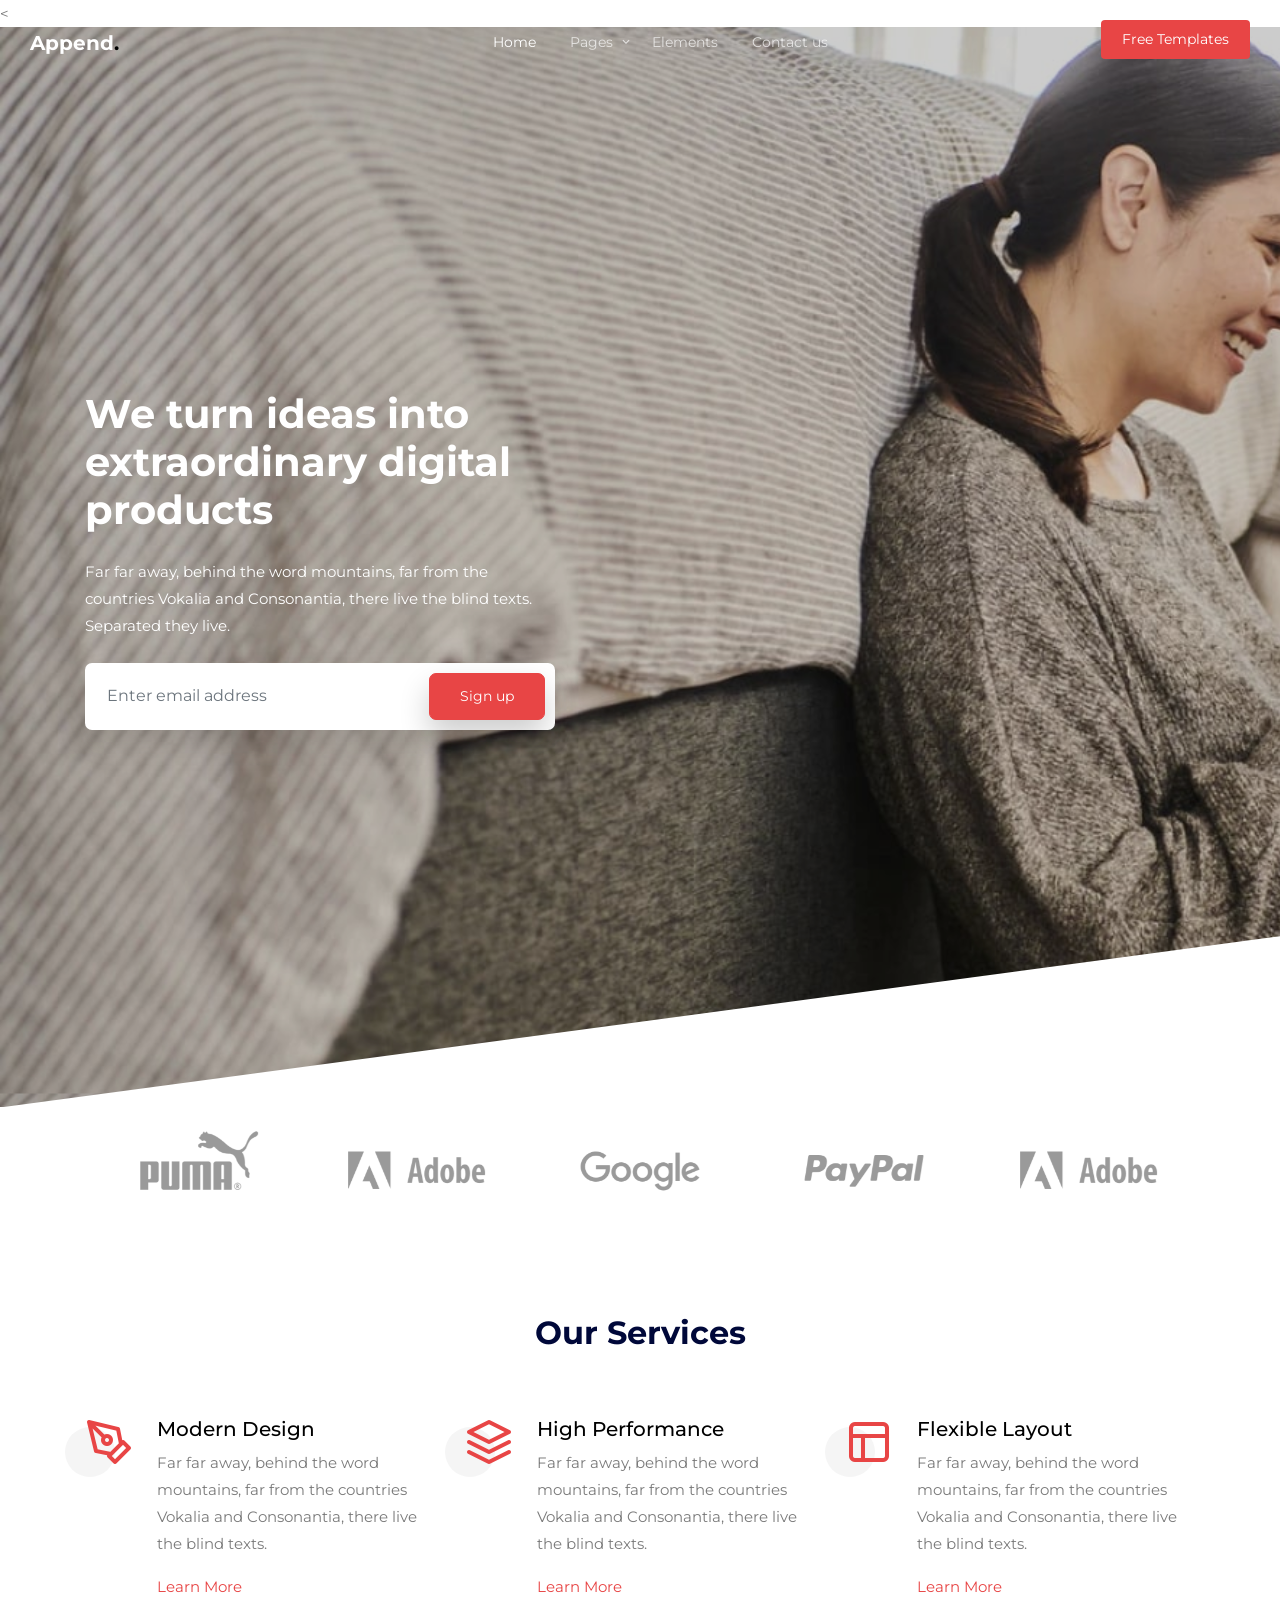
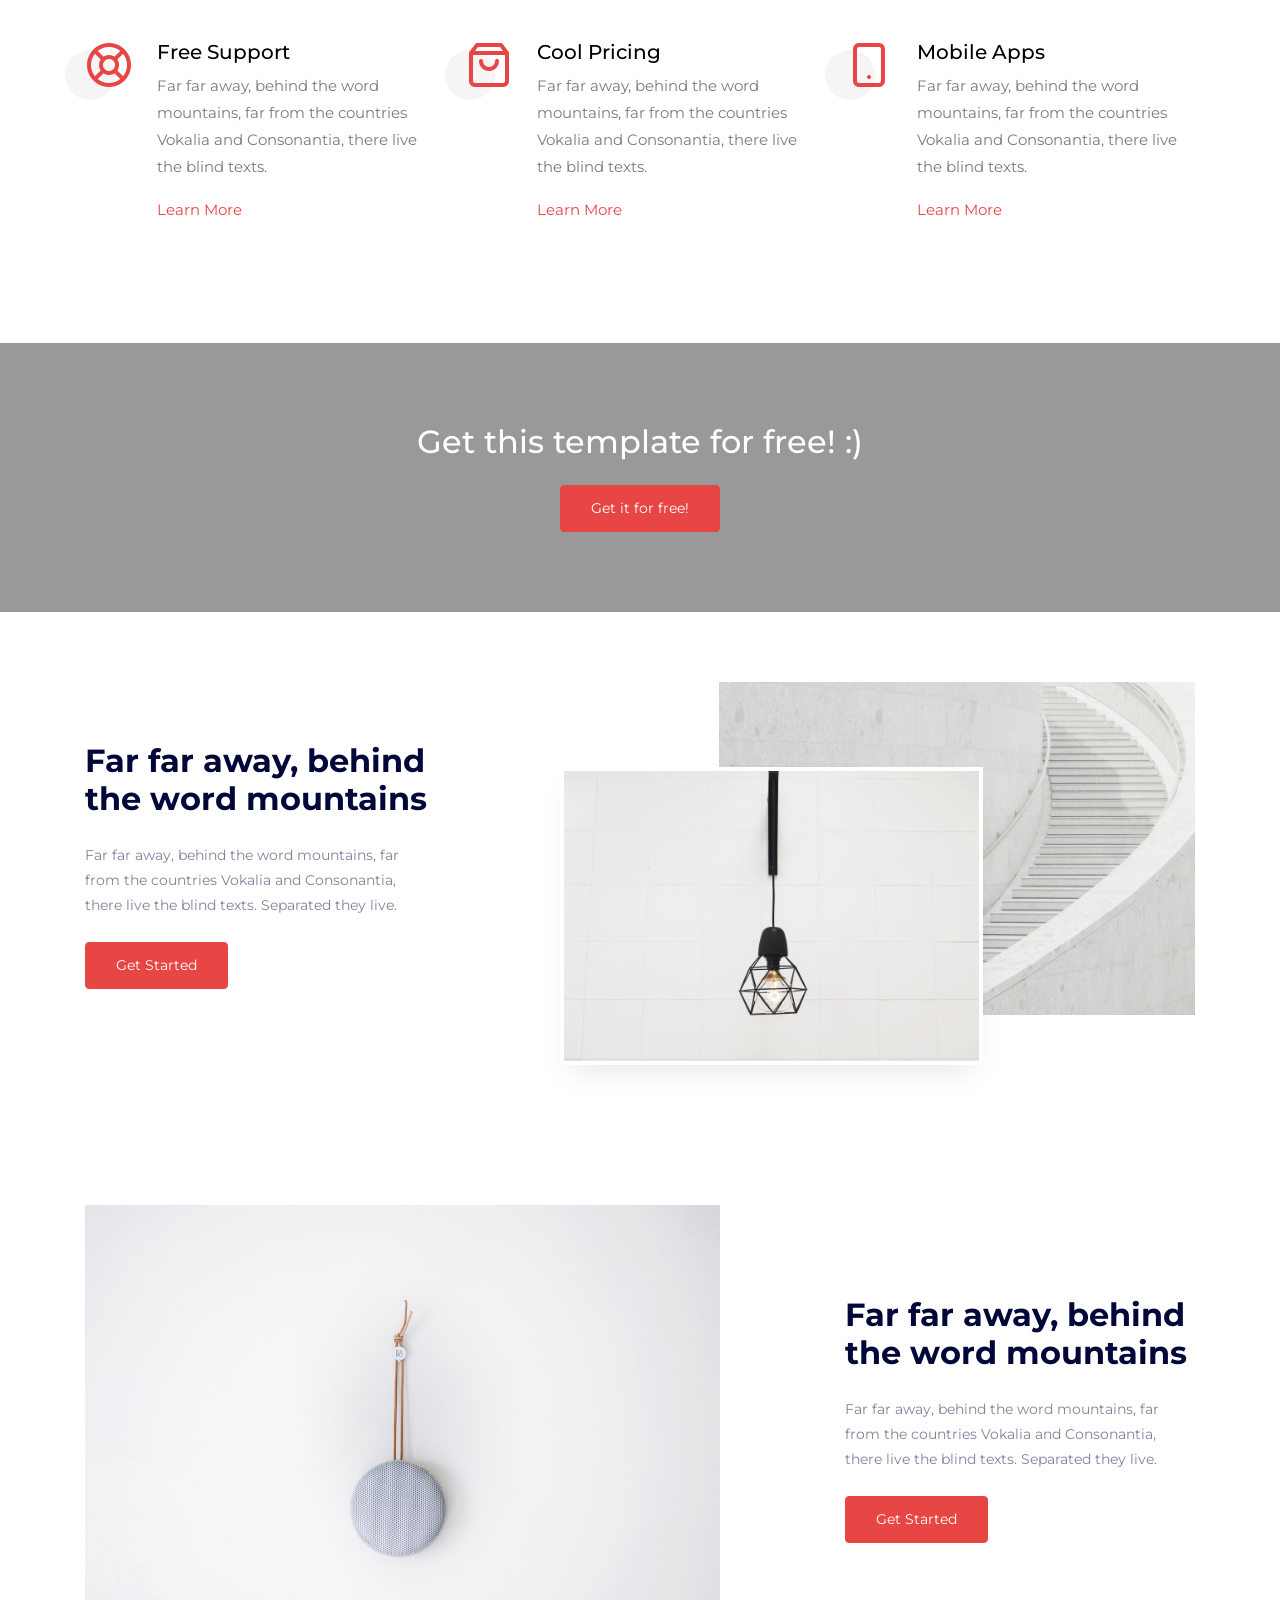
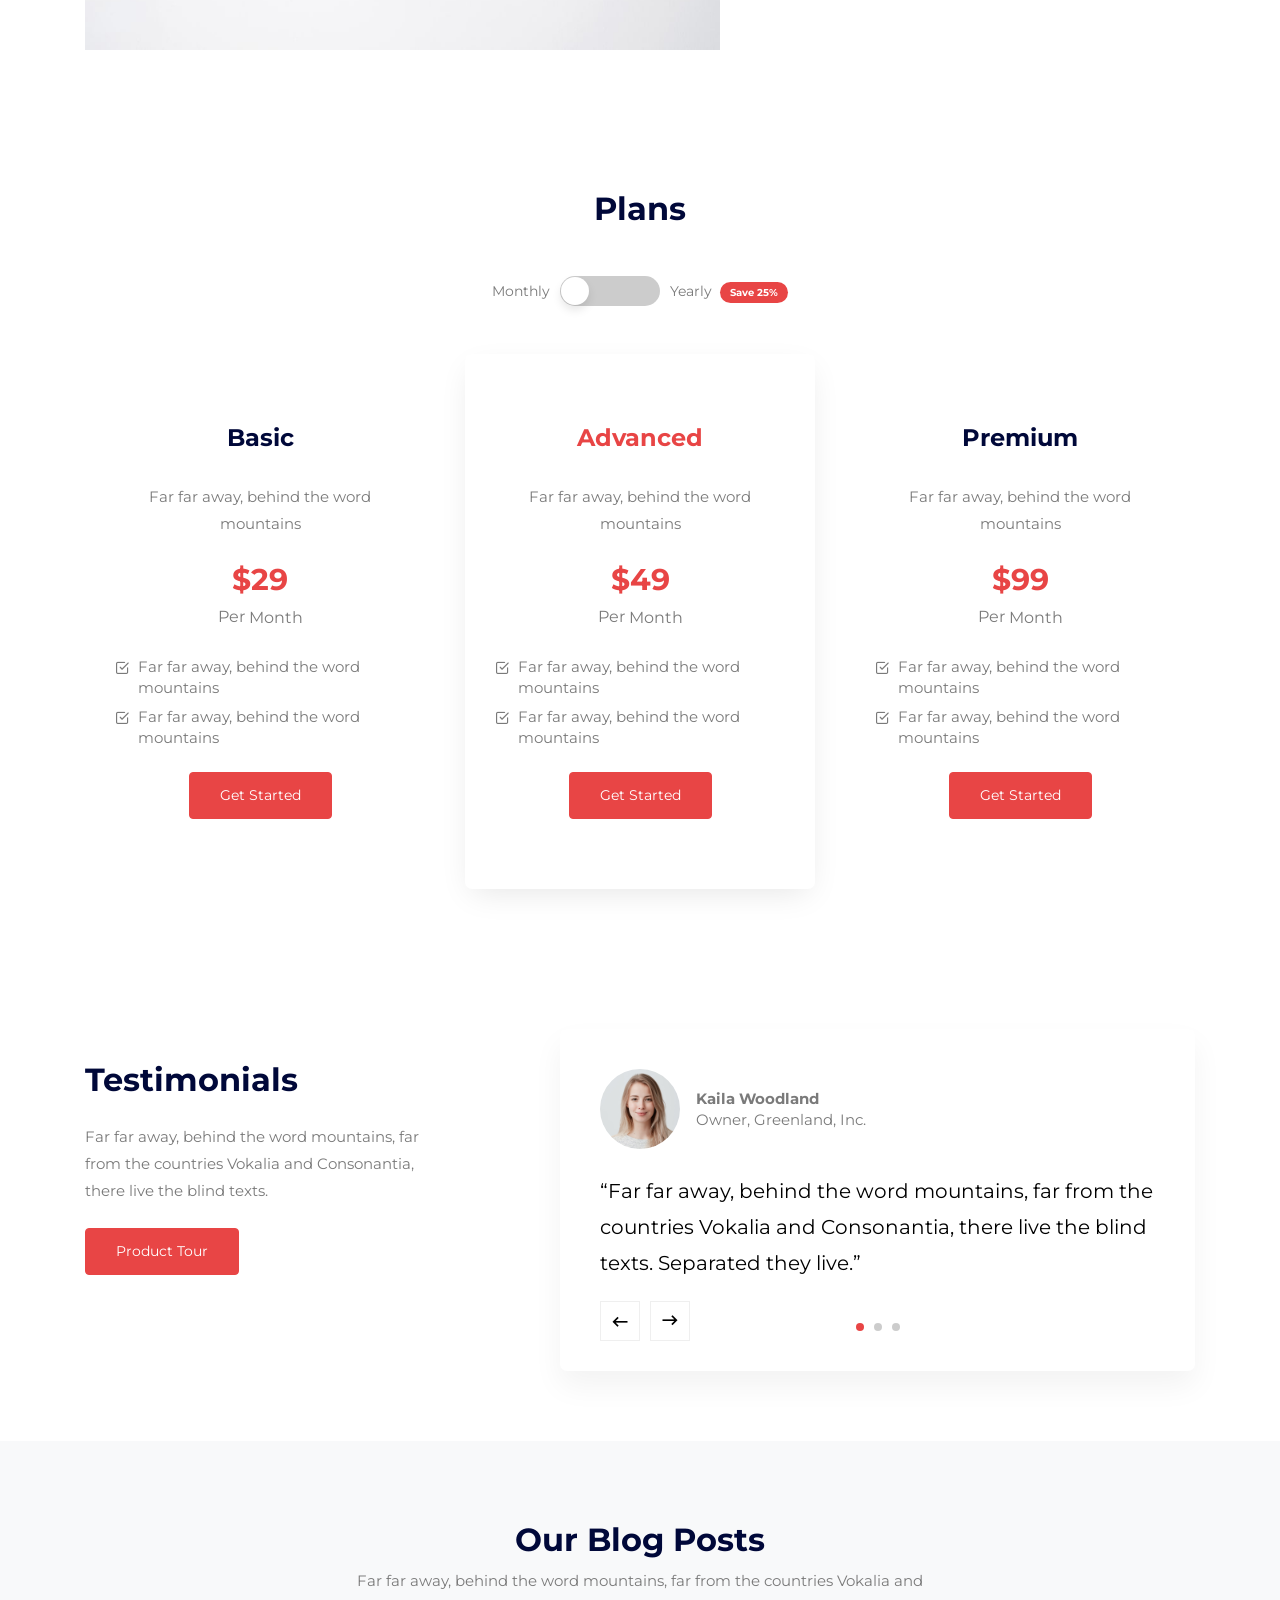
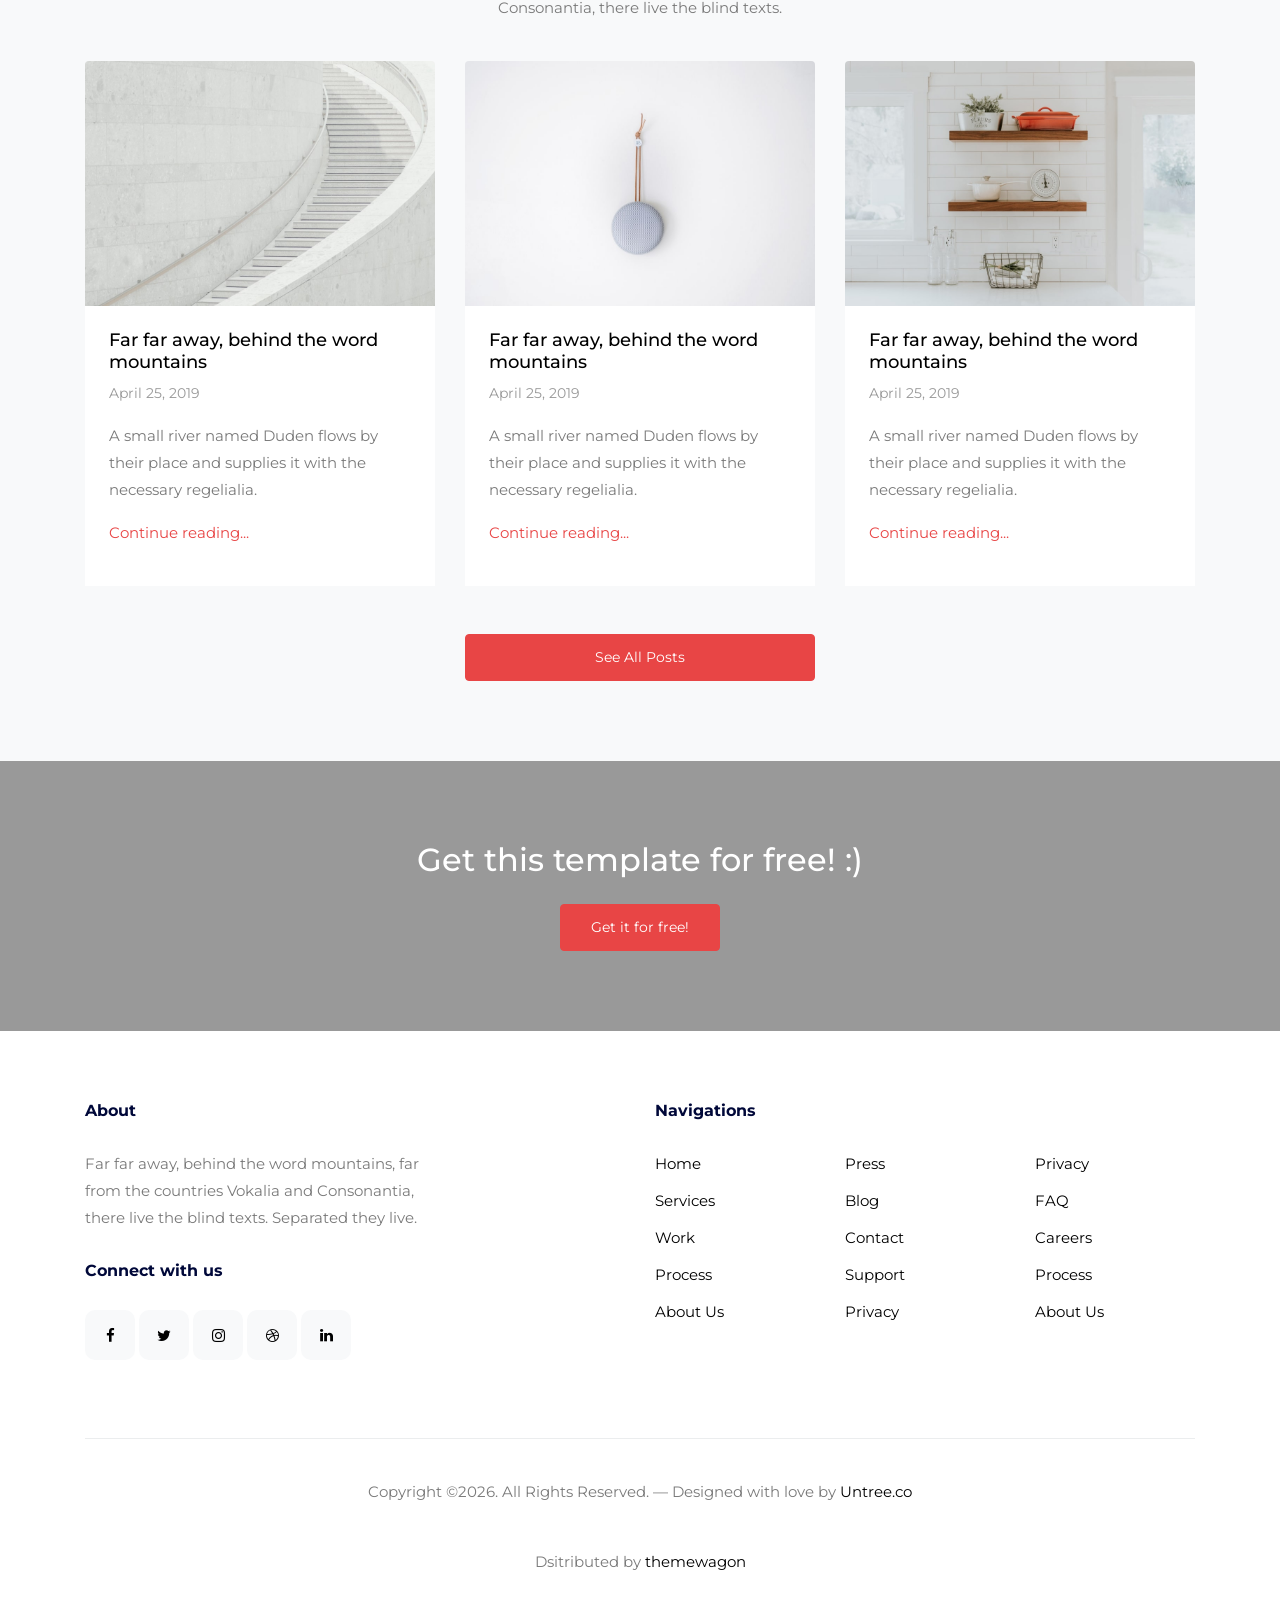
<file: index.html>
<
<!doctype html>
<html lang="en">

<!-- Added by HTTrack --><meta http-equiv="content-type" content="text/html;charset=utf-8" /><!-- /Added by HTTrack -->
<head>
  <meta charset="utf-8">
  <meta name="viewport" content="width=device-width, initial-scale=1, shrink-to-fit=no">
  <meta name="author" content="Untree.co">
  <link rel="shortcut icon" href="favicon.png">

  <meta name="description" content="" />
  <meta name="keywords" content="bootstrap, bootstrap4" />


  <link href="https://fonts.googleapis.com/css2?family=Montserrat:wght@300;400;700&amp;display=swap" rel="stylesheet">
  
  <link rel="stylesheet" href="css/bootstrap.min.css">
  <link rel="stylesheet" href="css/owl.carousel.min.css">
  <link rel="stylesheet" href="css/owl.theme.default.min.css">
  <link rel="stylesheet" href="fonts/icomoon/style.css">
  <link rel="stylesheet" href="fonts/feather/style.css">
  <link rel="stylesheet" href="fonts/flaticon/font/flaticon.css">
  <link rel="stylesheet" href="css/jquery.fancybox.min.css">
  <link rel="stylesheet" href="css/aos.css">
  <link rel="stylesheet" href="css/style.css">

  <title>Append Free HTML Template by Untree.co</title>
</head>
<body>


    <div class="site-mobile-menu site-navbar-target">
      <div class="site-mobile-menu-header">
        <div class="site-mobile-menu-close">
          <span class="icofont-close js-menu-toggle"></span>
        </div>
      </div>
      <div class="site-mobile-menu-body"></div>
    </div>
    
    <div class="container">


      <nav class="site-nav">
        <div class="logo">
          <a href="index.html" class="text-white">Append<span class="text-black">.</span></a>
        </div>
        <div class="row align-items-center">
          
          
          <div class="col-12 col-sm-12 col-lg-12 site-navigation text-center">
            <ul class="js-clone-nav d-none d-lg-inline-block text-left site-menu">
              <li class="active"><a href="index.html">Home</a></li>
              <li class="has-children">
                <a href="#">Pages</a>
                <ul class="dropdown">
                  <li><a href="portfolio.html">Portfolio</a></li>
                  <li><a href="single.html">Single</a></li>
                  <li><a href="about.html">About</a></li>
                  <li><a href="contact.html">Contact</a></li>

                  <li class="has-children">
                    <a href="#">Menu Two</a>
                    <ul class="dropdown">
                      <li><a href="#">Sub Menu One</a></li>
                      <li><a href="#">Sub Menu Two</a></li>
                      <li><a href="#">Sub Menu Three</a></li>
                    </ul>
                  </li>
                  <li><a href="#">Menu Three</a></li>
                </ul>
              </li>
              <li><a href="elements.html">Elements</a></li>
              <li><a href="contact.html">Contact us</a></li>
            </ul>

            <ul class="js-clone-nav d-none d-lg-inline-block text-left site-menu float-right menu-absolute">
              <li class="cta-button"><a href="https://untree.co/" target="_blank">Free Templates</a></li>
            </ul>

            <a href="#" class="burger light ml-auto site-menu-toggle js-menu-toggle d-block d-lg-none" data-toggle="collapse" data-target="#main-navbar">
              <span></span>
            </a>

          </div>

        </div>  
      </nav> <!-- END nav -->

    </div> <!-- END container -->


    <div class="hero-slant overlay" data-stellar-background-ratio="0.5" style="background-image: url('images/hero-min.jpg')">

      <div class="container">
        <div class="row align-items-center justify-content-between">
          <div class="col-lg-7 intro">
            <h1 class="text-white font-weight-bold mb-4" data-aos="fade-up" data-aos-delay="0">We turn ideas into extraordinary digital products</h1>
            <p class="text-white mb-4" data-aos="fade-up" data-aos-delay="100">Far far away, behind the word mountains, far from the countries Vokalia and Consonantia, there live the blind texts. Separated they live.</p>
            <form action="#" class="sign-up-form d-flex" data-aos="fade-up" data-aos-delay="200">
              <input type="text" class="form-control" placeholder="Enter email address">
              <input type="submit" class="btn btn-primary" value="Sign up">
            </form>
          
          </div>
          
          
        </div>

        
      </div>

      <div class="slant" style="background-image: url('images/slant.svg');"></div>
    </div>

    <div class="py-3">
      <div class="container">

        <div class="owl-logos owl-carousel">
          <div class="item">
            <img src="images/logo-puma.png" alt="Image" class="img-fluid">
          </div>
          <div class="item">
            <img src="images/logo-adobe.png" alt="Image" class="img-fluid">
          </div>
          <div class="item">
            <img src="images/logo-google.png" alt="Image" class="img-fluid">
          </div>
          <div class="item">
            <img src="images/logo-paypal.png" alt="Image" class="img-fluid">
          </div>
          <div class="item">
            <img src="images/logo-adobe.png" alt="Image" class="img-fluid">
          </div>
          <div class="item">
            <img src="images/logo-google.png" alt="Image" class="img-fluid">
          </div>
          

        </div>
        
            
      </div>
      
    </div>

    
     <div class="site-section">
      <div class="container">
        <div class="row mb-5">
          <div class="col-12 text-center"  data-aos="fade-up">
            <h2 class="heading font-weight-bold mb-3">Our Services</h2>
          </div>
        </div>
        <div class="row align-items-stretch">
          <div class="col-md-6 col-lg-4 mb-4 mb-lg-4" data-aos="fade-up">
            <div class="unit-4 d-flex">
              <div class="unit-4-icon mr-4">
                <span class="feather-pen-tool"></span>
              </div>
              <div>
                <h3>Modern Design</h3>
                <p>Far far away, behind the word mountains, far from the countries Vokalia and Consonantia, there live the blind texts. </p>
                <p><a href="#">Learn More</a></p>
              </div>
            </div>
          </div>
          <div class="col-md-6 col-lg-4 mb-4 mb-lg-4" data-aos="fade-up" data-aos-delay="100">
            <div class="unit-4 d-flex">
              <div class="unit-4-icon mr-4">
                <span class="feather-layers"></span>
              </div>
              <div>
                <h3>High Performance</h3>
                <p>Far far away, behind the word mountains, far from the countries Vokalia and Consonantia, there live the blind texts. </p>
                <p><a href="#">Learn More</a></p>
              </div>
            </div>
          </div>
          <div class="col-md-6 col-lg-4 mb-4 mb-lg-4" data-aos="fade-up" data-aos-delay="200">
            <div class="unit-4 d-flex">
              <div class="unit-4-icon mr-4">
                <span class="feather-layout"></span>
              </div>
              <div>
                <h3>Flexible Layout</h3>
                <p>Far far away, behind the word mountains, far from the countries Vokalia and Consonantia, there live the blind texts. </p>
                <p><a href="#">Learn More</a></p>
              </div>
            </div>
          </div>


          <div class="col-md-6 col-lg-4 mb-4 mb-lg-4" data-aos="fade-up" data-aos-delay="300">
            <div class="unit-4 d-flex">
              <div class="unit-4-icon mr-4">
                <span class="feather-life-buoy"></span>
              </div>
              <div>
                <h3>Free Support</h3>
                <p>Far far away, behind the word mountains, far from the countries Vokalia and Consonantia, there live the blind texts. </p>
                <p><a href="#">Learn More</a></p>
              </div>
            </div>
          </div>
          <div class="col-md-6 col-lg-4 mb-4 mb-lg-4" data-aos="fade-up" data-aos-delay="400">
            <div class="unit-4 d-flex">
              <div class="unit-4-icon mr-4">
                <span class="feather-shopping-bag"></span>
              </div>
              <div>
                <h3>Cool Pricing</h3>
                <p>Far far away, behind the word mountains, far from the countries Vokalia and Consonantia, there live the blind texts. </p>
                <p><a href="#">Learn More</a></p>
              </div>
            </div>
          </div>
          <div class="col-md-6 col-lg-4 mb-4 mb-lg-4" data-aos="fade-up" data-aos-delay="500">
            <div class="unit-4 d-flex">
              <div class="unit-4-icon mr-4">
                <span class="feather-smartphone"></span>
              </div>
              <div>
                <h3>Mobile Apps</h3>
                <p>Far far away, behind the word mountains, far from the countries Vokalia and Consonantia, there live the blind texts. </p>
                <p><a href="#">Learn More</a></p>
              </div>
            </div>
          </div>

        </div>
      </div>
    </div>

    
    <div class="site-section overlay site-cover-2" style="background-image: url('images/img_v_3-min.jpg')">
      <div class="container">
        <div class="row">
          <div class="col-lg-7 mx-auto text-center">
            <h2 class="text-white mb-4">Get this template for free! :)</h2>
            <p class="mb-0"><a href="https://untree.co/" rel="noopener" class="btn btn-primary">Get it for free!</a></p>
          </div>
        </div>
      </div>
    </div>


    <div class="features-lg ">
      <div class="container">
        <div class="row feature align-items-center justify-content-between">
          <div class="col-lg-7 section-stack order-lg-2 mb-4 mb-lg-0 position-relative" data-aos="fade-up" data-aos-delay="0">

            <div class="image-stack">
              <div class="image-stack__item image-stack__item--top">
                <img src="images/img_h_2-min.jpg" alt="">
              </div>
              <div class="image-stack__item image-stack__item--bottom">
                <img src="images/img_h_3-min.jpg" alt="">
              </div>
            </div>

          </div>
          <div class="col-lg-4 section-title" data-aos="fade-up" data-aos-delay="100">
            
            <h2 class="font-weight-bold mb-4 heading">Far far away, behind the word mountains</h2>
            <p class="mb-4">Far far away, behind the word mountains, far from the countries Vokalia and Consonantia, there live the blind texts. Separated they live.</p>
            <p><a href="#" class="btn btn-primary">Get Started</a></p>

          </div>
          
        </div>
      </div>
    </div>
    
    <div class="features-lg">
      <div class="container">
        
        <div class="row feature align-items-center justify-content-between">
          <div class="col-lg-7 mb-4 mb-lg-0 section-stack" data-aos="fade-up" data-aos-delay="0">
            <img src="images/img_h_5-min.jpg" alt="Image" class="img-fluid">
          </div>
          <div class="col-lg-4 section-title" data-aos="fade-up" data-aos-delay="100">
            
            <h2 class="font-weight-bold mb-4">Far far away, behind the word mountains</h2>
            <p class="mb-4">Far far away, behind the word mountains, far from the countries Vokalia and Consonantia, there live the blind texts. Separated they live.</p>
            <p><a href="#" class="btn btn-primary">Get Started</a></p>

          </div>
          
        </div>

      </div>
    </div>



    <div class="pricing-section">
      <div class="container">
        <div class="section-title text-center mb-5" data-aos="fade-up" data-aos-delay="0">
          <h2 class="heading font-weight-bold mb-5">Plans</h2>

          <div class="switch-plan">
            
            <div class="d-inline-flex align-items-center">
              <div class="period">Monthly</div>
              <a href="#" class="period-toggle js-period-toggle"></a>
              <div class="period"><span class="mr-2">Yearly</span><span class="save-percent">Save 25%</span></div>
            </div>

          </div>
        </div>
        

        <div class="row">
          <div class="col-md-6 col-lg-4" data-aos="fade-up" data-aos-delay="0">
            <div class="pricing-item ">
              <h3>Basic</h3>
              <div class="description">
                <p>Far far away, behind the word mountains</p>
              </div>
              <div class="period-change mb-4 d-block">
                <div class="price-wrap">
                  <div class="price">
                    <div>
                      <div>$29</div>
                      <div>$299</div>
                    </div>
                  </div>
                </div>
                <div class="d-inline-flex align-items-center text-center period-wrap">
                  <div class="d-inline-block mr-1">Per</div>
                  <div class="d-block text-left period">
                    <div>
                      <div>Month</div>
                      <div>Year</div>
                    </div>
                  </div>
                </div>
              </div>
              <ul class="list-unstyled mb-4">
                <li class="d-flex"><span class="feather-check-square mr-2 mt-1"></span><span>Far far away, behind the word mountains</span></li>
                <li class="d-flex"><span class="feather-check-square mr-2 mt-1"></span><span>Far far away, behind the word mountains</span></li>
              </ul>
              <div>
                <a href="#" class="btn btn-primary">Get Started</a>
              </div>
            </div>
          </div>

          <div class="col-md-6 col-lg-4" data-aos="fade-up" data-aos-delay="100">
            <div class="pricing-item active">
              <h3>Advanced</h3>
              <div class="description">
                <p>Far far away, behind the word mountains</p>
              </div>
              <div class="period-change mb-4 d-block">
                <div class="price-wrap">
                  <div class="price">
                    <div>
                      <div>$49</div>
                      <div>$599</div>
                    </div>
                  </div>
                </div>
                <div class="d-inline-flex align-items-center text-center period-wrap">
                  <div class="d-inline-block mr-1">Per</div>
                  <div class="d-block text-left period">
                    <div>
                      <div>Month</div>
                      <div>Year</div>
                    </div>
                  </div>
                </div>
              </div>
              <ul class="list-unstyled mb-4">
                <li class="d-flex"><span class="feather-check-square mr-2 mt-1"></span><span>Far far away, behind the word mountains</span></li>
                <li class="d-flex"><span class="feather-check-square mr-2 mt-1"></span><span>Far far away, behind the word mountains</span></li>
              </ul>
              <div>
                <a href="#" class="btn btn-primary">Get Started</a>
              </div>
            </div>
          </div>

          <div class="col-md-6 col-lg-4" data-aos="fade-up" data-aos-delay="200">
            <div class="pricing-item ">
              <h3>Premium</h3>
              <div class="description">
                <p>Far far away, behind the word mountains</p>
              </div>
              <div class="period-change mb-4 d-block">
                <div class="price-wrap">
                  <div class="price">
                    <div>
                      <div>$99</div>
                      <div>$1,999</div>
                    </div>
                  </div>
                </div>
                <div class="d-inline-flex align-items-center text-center period-wrap">
                  <div class="d-inline-block mr-1">Per</div>
                  <div class="d-block text-left period">
                    <div>
                      <div>Month</div>
                      <div>Year</div>
                    </div>
                  </div>
                </div>
              </div>
              <ul class="list-unstyled mb-4">
                <li class="d-flex"><span class="feather-check-square mr-2 mt-1"></span><span>Far far away, behind the word mountains</span></li>
                <li class="d-flex"><span class="feather-check-square mr-2 mt-1"></span><span>Far far away, behind the word mountains</span></li>
              </ul>
              <div>
                <a href="#" class="btn btn-primary">Get Started</a>
              </div>
            </div>
          </div>
        </div>
      </div>
    </div>

    

    <div class="testimonial-section">
      <div class="container">
        <div class="row align-items-center justify-content-between">
          <div class="col-lg-4 mb-5 section-title" data-aos="fade-up" data-aos-delay="0">
            
            <h2 class="mb-4 font-weight-bold heading">Testimonials</h2>
            <p class="mb-4">Far far away, behind the word mountains, far from the countries Vokalia and Consonantia, there live the blind texts. </p>
            <p><a href="#" class="btn btn-primary">Product Tour</a></p>
          </div>
          <div class="col-lg-7" data-aos="fade-up" data-aos-delay="100">
            
            <div class="testimonial--wrap">
              <div class="owl-single owl-carousel no-dots no-nav">
                <div class="testimonial-item">
                  <div class="d-flex align-items-center mb-4">
                    <div class="photo mr-3">
                      <img src="images/person_4-min.jpg" alt="Image" class="img-fluid">
                    </div>
                    <div class="author">
                      <cite class="d-block mb-0">Kaila Woodland</cite>
                      <span>Owner, Greenland, Inc.</span>
                    </div>
                  </div>
                  <blockquote>
                    <p>&ldquo;Far far away, behind the word mountains, far from the countries Vokalia and Consonantia, there live the blind texts. Separated they live.&rdquo;</p>
                  </blockquote>
                </div>  

                <div class="testimonial-item">
                  <div class="d-flex align-items-center mb-4">
                    <div class="photo mr-3">
                      <img src="images/person_1-min.jpg" alt="Image" class="img-fluid">
                    </div>
                    <div class="author">
                      <cite class="d-block mb-0">Kaila Woodland</cite>
                      <span>Owner, Greenland, Inc.</span>
                    </div>
                  </div>
                  <blockquote>
                    <p>&ldquo;Far far away, behind the word mountains, far from the countries Vokalia and Consonantia, there live the blind texts. Separated they live.&rdquo;</p>
                  </blockquote>
                </div>  

                <div class="testimonial-item">
                  <div class="d-flex align-items-center mb-4">
                    <div class="photo mr-3">
                      <img src="images/person_2-min.jpg" alt="Image" class="img-fluid">
                    </div>
                    <div class="author">
                      <cite class="d-block mb-0">Kaila Woodland</cite>
                      <span>Owner, Greenland, Inc.</span>
                    </div>
                  </div>
                  <blockquote>
                    <p>&ldquo;Far far away, behind the word mountains, far from the countries Vokalia and Consonantia, there live the blind texts. Separated they live.&rdquo;</p>
                  </blockquote>
                </div>  
              </div>
              <div class="custom-nav-wrap">
                <a href="#" class="custom-owl-prev"><span class="icon-keyboard_backspace"></span></a>
                <a href="#" class="custom-owl-next"><span class="icon-keyboard_backspace"></span></a>
              </div>
            </div>

          </div>
        </div>
      </div>
    </div>

     <div class="site-section bg-light" id="blog-section">
      <div class="container">
        <div class="row">
          <div class="col-7 mb-4 position-relative text-center mx-auto">
            <h2 class="font-weight-bold text-center">Our Blog Posts</h2>
            <p>Far far away, behind the word mountains, far from the countries Vokalia and Consonantia, there live the blind texts.</p>
          </div>

        </div>
        <div class="row">
          
          
          <div class="col-md-6 mb-5 mb-lg-0 col-lg-4">
            <div class="blog_entry">
              <a href="#"><img src="images/img_h_3-min.jpg" alt="Free Website Template by Free-Template.co" class="img-fluid"></a>
              <div class="p-4 bg-white">
                <h3><a href="#">Far far away, behind the word mountains</a></h3>
                <span class="date">April 25, 2019</span>
                <p>A small river named Duden flows by their place and supplies it with the necessary regelialia.</p>
                <p class="more"><a href="#">Continue reading...</a></p>
              </div>
            </div>
          </div>

          <div class="col-md-6 mb-5 mb-lg-0 col-lg-4">
            <div class="blog_entry">
              <a href="#"><img src="images/img_h_5-min.jpg" alt="Free Website Template by Free-Template.co" class="img-fluid"></a>
              <div class="p-4 bg-white">
                <h3><a href="#">Far far away, behind the word mountains</a></h3>
                <span class="date">April 25, 2019</span>
                <p>A small river named Duden flows by their place and supplies it with the necessary regelialia.</p>
                <p class="more"><a href="#">Continue reading...</a></p>
              </div>
            </div>
          </div>

          <div class="col-md-6 mb-5 mb-lg-0 col-lg-4">
            <div class="blog_entry">
              <a href="#"><img src="images/img_h_7-min.jpg" alt="Free Website Template by Free-Template.co" class="img-fluid"></a>
              <div class="p-4 bg-white">
                <h3><a href="#">Far far away, behind the word mountains</a></h3>
                <span class="date">April 25, 2019</span>
                <p>A small river named Duden flows by their place and supplies it with the necessary regelialia.</p>
                <p class="more"><a href="#">Continue reading...</a></p>
              </div>
            </div>
          </div>
        </div>
        <div class="row mt-5">
          <div class="col-lg-4 mx-auto">
            <a href="#" class="btn btn-primary btn-block">See All Posts</a>
          </div>
        </div>
      </div>
    </div>

    <div class="site-section overlay site-cover-2" style="background-image: url('images/img_v_4-min.jpg')">
      <div class="container">
        <div class="row">
          <div class="col-lg-7 mx-auto text-center">
            <h2 class="text-white mb-4">Get this template for free! :)</h2>
            <p class="mb-0"><a href="https://untree.co/" rel="noopener" class="btn btn-primary">Get it for free!</a></p>
          </div>
        </div>
      </div>
    </div>

     <div class="site-footer">
      <div class="container">
        <div class="row justify-content-between">
          <div class="col-lg-4">
            <div class="widget">
              <h3>About</h3>
              <p>Far far away, behind the word mountains, far from the countries Vokalia and Consonantia, there live the blind texts. Separated they live.</p>
            </div>
            <div class="widget">
              <h3>Connect with us</h3>
              <ul class="social list-unstyled">
                <li><a href="#"><span class="icon-facebook"></span></a></li>
                <li><a href="#"><span class="icon-twitter"></span></a></li>
                <li><a href="#"><span class="icon-instagram"></span></a></li>
                <li><a href="#"><span class="icon-dribbble"></span></a></li>
                <li><a href="#"><span class="icon-linkedin"></span></a></li>
              </ul>
            </div>
          </div>
          <div class="col-lg-6">
            <div class="row">
              <div class="col-12">
                <div class="widget">
                  <h3>Navigations</h3>
                </div>
              </div>
              <div class="col-6 col-sm-6 col-md-4">
                <div class="widget">
                  <ul class="links list-unstyled">
                    <li><a href="#">Home</a></li>
                    <li><a href="#">Services</a></li>
                    <li><a href="#">Work</a></li>
                    <li><a href="#">Process</a></li>
                    <li><a href="#">About Us</a></li>
                  </ul>
                </div>
              </div>
              <div class="col-6 col-sm-6 col-md-4">
                <div class="widget">
                  <ul class="links list-unstyled">
                    <li><a href="#">Press</a></li>
                    <li><a href="#">Blog</a></li>
                    <li><a href="#">Contact</a></li>
                    <li><a href="#">Support</a></li>
                    <li><a href="#">Privacy</a></li>
                  </ul>
                </div>
              </div>
              <div class="col-6 col-sm-6 col-md-4">
                <div class="widget">
                  <ul class="links list-unstyled">
                    <li><a href="#">Privacy</a></li>
                    <li><a href="#">FAQ</a></li>
                    <li><a href="#">Careers</a></li>
                    <li><a href="#">Process</a></li>
                    <li><a href="#">About Us</a></li>
                  </ul>
                </div>
              </div>
            </div>
          </div>
        </div>

        <div class="row justify-content-center text-center copyright">
          <div class="col-md-8">
            <p>Copyright &copy;<script>document.write(new Date().getFullYear());</script>. All Rights Reserved. &mdash; Designed with love by <a href="https://untree.co/">Untree.co</a> <!-- License information: https://untree.co/license/ -->
            </p> </br> 
            <p> Dsitributed by <a href="https://themewagon.com/">themewagon</a> </p>
          </div>
        </div>
      </div>
    </div>
    

    <div id="overlayer"></div>
    <div class="loader">
      <div class="spinner-border" role="status">
        <span class="sr-only">Loading...</span>
      </div>
    </div>

    <script src="js/jquery-3.5.1.min.js"></script>
    <script src="js/jquery-migrate-3.0.0.min.js"></script>
    <script src="js/popper.min.js"></script>
    <script src="js/bootstrap.min.js"></script>
    <script src="js/owl.carousel.min.js"></script>
    <script src="js/aos.js"></script>
    <script src="js/imagesloaded.pkgd.js"></script>
    <script src="js/isotope.pkgd.min.js"></script>
    <script src="js/jquery.animateNumber.min.js"></script>
    <script src="js/jquery.stellar.min.js"></script>
    <script src="js/jquery.waypoints.min.js"></script>
    <script src="js/jquery.fancybox.min.js"></script>
    <script src="js/custom.js"></script>

    
  </body>
  
</html>
</file>
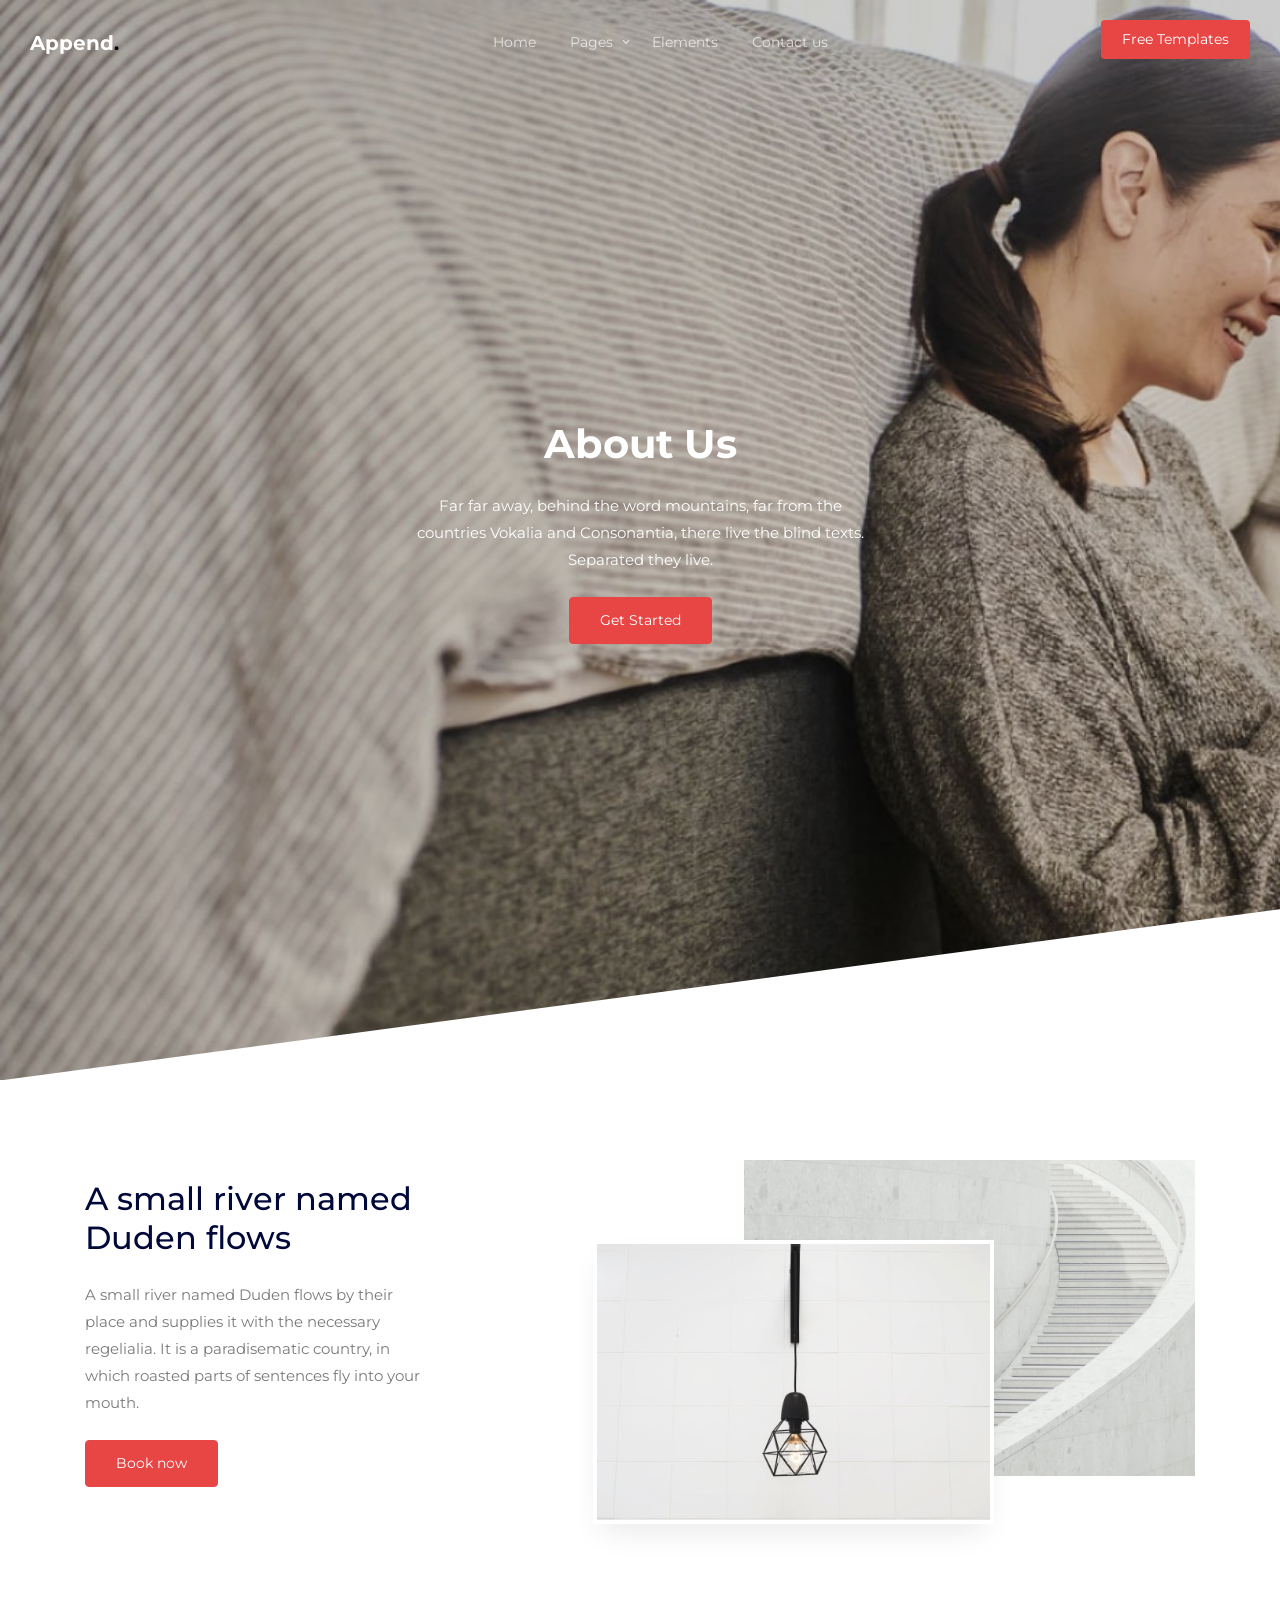
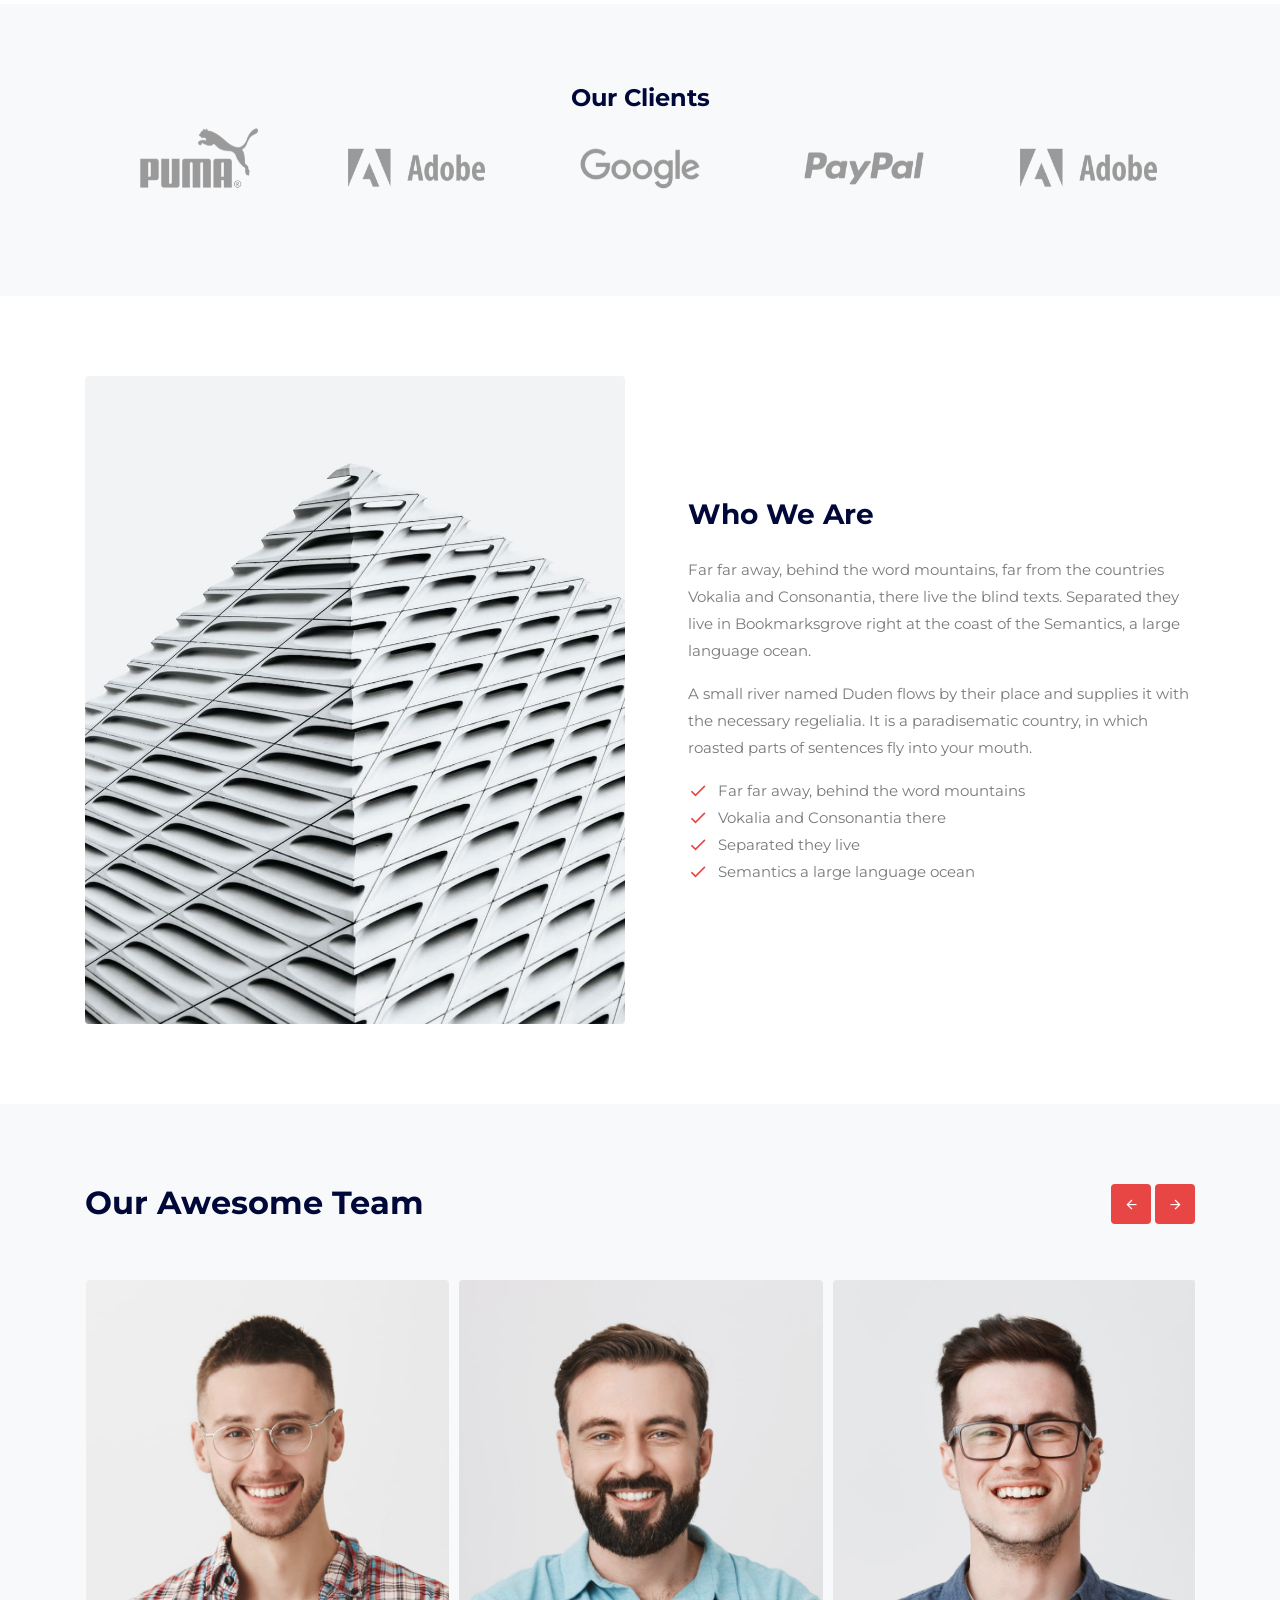
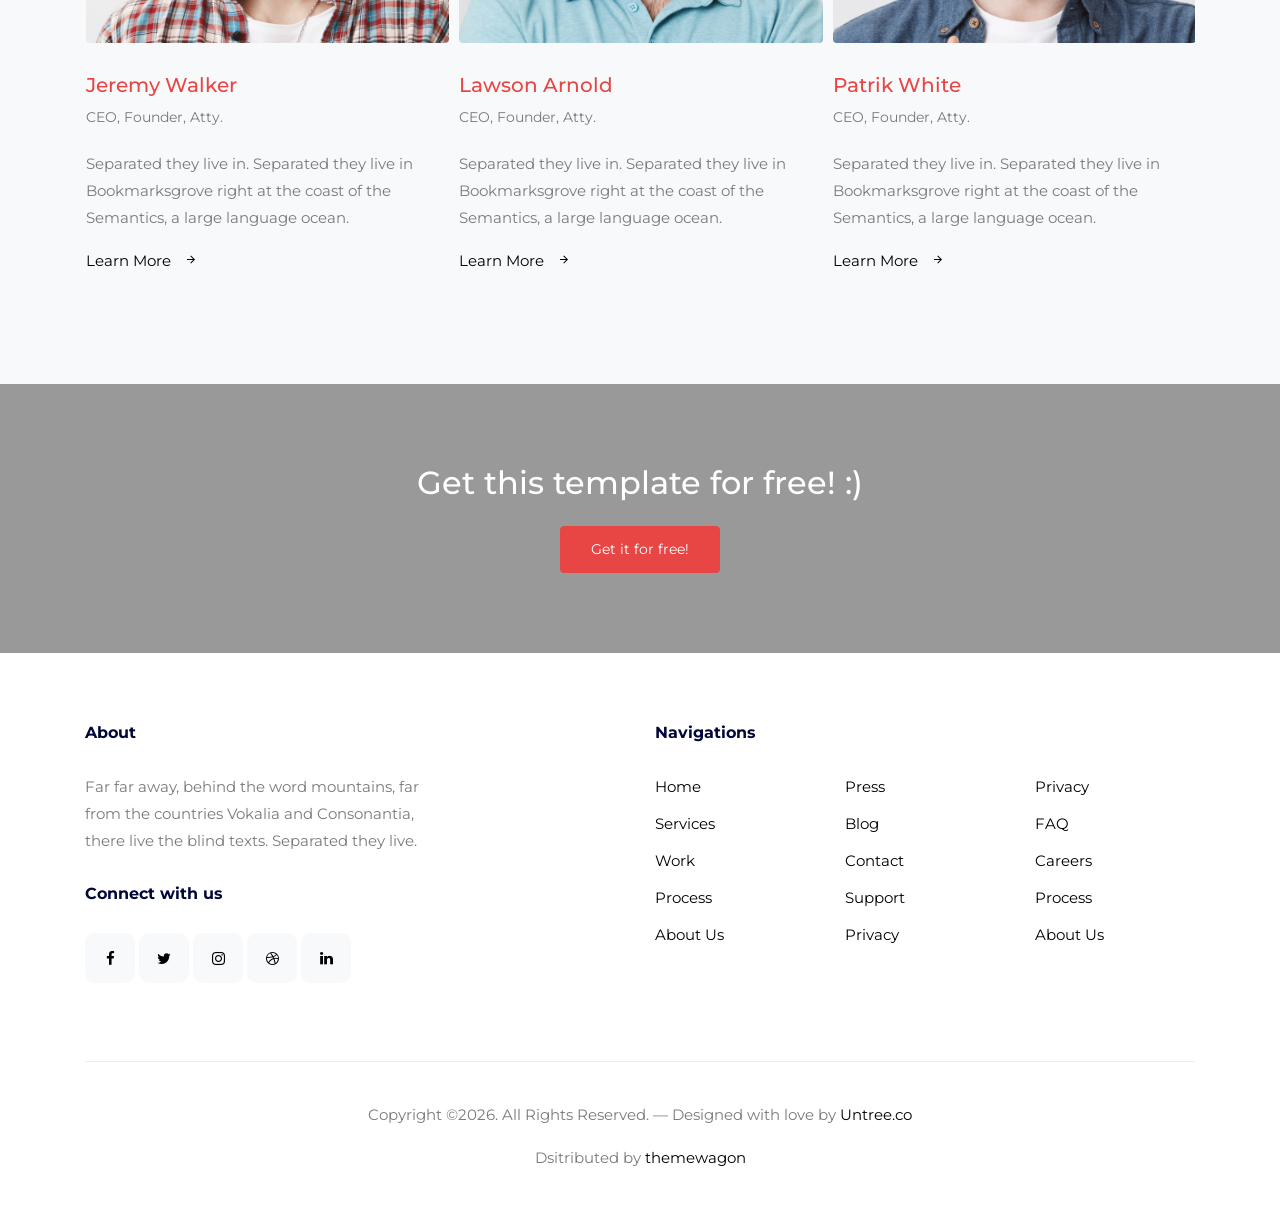
<file: about.html>
<!doctype html>
<html lang="en">

<!-- Added by HTTrack --><meta http-equiv="content-type" content="text/html;charset=utf-8" /><!-- /Added by HTTrack -->
<head>
  <meta charset="utf-8">
  <meta name="viewport" content="width=device-width, initial-scale=1, shrink-to-fit=no">
  <meta name="author" content="Untree.co">
  <link rel="shortcut icon" href="favicon.png">

  <meta name="description" content="" />
  <meta name="keywords" content="bootstrap, bootstrap4" />


  <link href="https://fonts.googleapis.com/css2?family=Montserrat:wght@300;400;700&amp;display=swap" rel="stylesheet">
  
  <link rel="stylesheet" href="css/bootstrap.min.css">
  <link rel="stylesheet" href="css/owl.carousel.min.css">
  <link rel="stylesheet" href="css/owl.theme.default.min.css">
  <link rel="stylesheet" href="fonts/icomoon/style.css">
  <link rel="stylesheet" href="fonts/feather/style.css">
  <link rel="stylesheet" href="fonts/flaticon/font/flaticon.css">
  <link rel="stylesheet" href="css/jquery.fancybox.min.css">
  <link rel="stylesheet" href="css/aos.css">
  <link rel="stylesheet" href="css/style.css">

  <title>Append Free HTML Template by Untree.co</title>
</head>
<body>


    <div class="site-mobile-menu site-navbar-target">
      <div class="site-mobile-menu-header">
        <div class="site-mobile-menu-close">
          <span class="icofont-close js-menu-toggle"></span>
        </div>
      </div>
      <div class="site-mobile-menu-body"></div>
    </div>
    
    <div class="container">


      <nav class="site-nav">
        <div class="logo">
          <a href="index.html" class="text-white">Append<span class="text-black">.</span></a>
        </div>
        <div class="row align-items-center">
          
          
          <div class="col-12 col-sm-12 col-lg-12 site-navigation text-center">
            <ul class="js-clone-nav d-none d-lg-inline-block text-left site-menu">
              <li><a href="index.html">Home</a></li>
              <li class="has-children">
                <a href="#">Pages</a>
                <ul class="dropdown">
                  <li><a href="portfolio.html">Portfolio</a></li>
                  <li><a href="single.html">Single</a></li>
                  <li class="active"><a href="about.html">About</a></li>
                  <li><a href="contact.html">Contact</a></li>

                  <li class="has-children">
                    <a href="#">Menu Two</a>
                    <ul class="dropdown">
                      <li><a href="#">Sub Menu One</a></li>
                      <li><a href="#">Sub Menu Two</a></li>
                      <li><a href="#">Sub Menu Three</a></li>
                    </ul>
                  </li>
                  <li><a href="#">Menu Three</a></li>
                </ul>
              </li>
              <li><a href="elements.html">Elements</a></li>
              <li><a href="contact.html">Contact us</a></li>
            </ul>

            <ul class="js-clone-nav d-none d-lg-inline-block text-left site-menu float-right menu-absolute">
              <li class="cta-button"><a href="https://untree.co/" target="_blank">Free Templates</a></li>
            </ul>

            <a href="#" class="burger light ml-auto site-menu-toggle js-menu-toggle d-block d-lg-none" data-toggle="collapse" data-target="#main-navbar">
              <span></span>
            </a>

          </div>

        </div>  
      </nav> <!-- END nav -->

    </div> <!-- END container -->


    <div class="hero-slant overlay" data-stellar-background-ratio="0.5" style="background-image: url('images/hero-min.jpg')">

      <div class="container">
        <div class="row align-items-center justify-content-center">
          <div class="col-lg-7 intro text-center">
            <h1 class="text-white font-weight-bold mb-4" data-aos="fade-up" data-aos-delay="0">About Us</h1>
            <p class="text-white mb-4" data-aos="fade-up" data-aos-delay="100">Far far away, behind the word mountains, far from the countries Vokalia and Consonantia, there live the blind texts. Separated they live.</p>
            <p data-aos="fade-up" data-aos-delay="200"><a href="#" class="btn btn-primary">Get Started</a></p>
            
          
          </div>
          
          
        </div>

        
      </div>

      <div class="slant" style="background-image: url('images/slant.svg');"></div>
    </div>

    <div class="site-section about-section ">
      <div class="container">
        <div class="row align-items-center justify-content-between">
          <div class="col-lg-4">
            <h2 class="section-title mb-4">A small river named Duden flows</h2>
            <p>A small river named Duden flows by their place and supplies it with the necessary regelialia. It is a paradisematic country, in which roasted parts of sentences fly into your mouth.</p>
            <p class="mt-4"><a href="#" class="btn btn-primary btn-md">Book now</a></p>
          </div>
          <div class="col-lg-7 pl-lg-5 position-relative ">


            <div class="section-stack">
              <div class="image-stack">
                <div class="image-stack__item image-stack__item--top">
                  <img src="images/img_h_2-min.jpg" alt="">
                </div>
                <div class="image-stack__item image-stack__item--bottom">
                  <img src="images/img_h_3-min.jpg" alt="">
                </div>
              </div>
            </div>  

          </div>
        </div>
      </div>
    </div>

    <div class="site-section bg-light">
      <div class="container">
        <div class="row justify-content-center">
          <div class="col-lg-6 text-center">
            <h4 class="font-weight-bold">Our Clients</h4>
          </div>
        </div>

        <div class="owl-logos owl-carousel">
          <div class="item">
            <img src="images/logo-puma.png" alt="Image" class="img-fluid">
          </div>
          <div class="item">
            <img src="images/logo-adobe.png" alt="Image" class="img-fluid">
          </div>
          <div class="item">
            <img src="images/logo-google.png" alt="Image" class="img-fluid">
          </div>
          <div class="item">
            <img src="images/logo-paypal.png" alt="Image" class="img-fluid">
          </div>
          <div class="item">
            <img src="images/logo-adobe.png" alt="Image" class="img-fluid">
          </div>
          <div class="item">
            <img src="images/logo-google.png" alt="Image" class="img-fluid">
          </div>
          

        </div>
        
            
      </div>
      
    </div>
        

    <div class="site-section">
      <div class="container">
        <div class="row align-items-center">
          <div class="col-lg-6">
            <img src="images/img_v_2-min.jpg" alt="image" class="img-fluid rounded">
          </div>
          <div class="col-lg-6 pl-lg-5">
            <h3 class="mb-4 font-weight-bold">Who We Are</h3>
            <p>Far far away, behind the word mountains, far from the countries Vokalia and Consonantia, there live the blind texts. Separated they live in Bookmarksgrove right at the coast of the Semantics, a large language ocean.</p>

<p>A small river named Duden flows by their place and supplies it with the necessary regelialia. It is a paradisematic country, in which roasted parts of sentences fly into your mouth. </p>
            <ul class="list-check list-unstyled primary">
              <li>Far far away, behind the word mountains</li>
              <li>Vokalia and Consonantia there</li>
              <li>Separated they live</li>
              <li>Semantics a large language ocean</li>
            </ul>
          </div>
        </div>
      </div>
    </div>

    <div class="site-section slider-team-wrap bg-light">
      <div class="container">

        <div class="row mb-5 align-items-center">
          <div class="col-md-6">
            <h2 class="font-weight-bold">Our Awesome Team</h2>
          </div>
          <div class="col-md-6 text-left text-md-right">
            <div class="slider-nav">
              <a href="#" class="js-prev js-custom-prev-v2"><span class="icon-arrow_back"></span></a>
              <a href="#" class="js-next js-custom-next-v2"><span class="icon-arrow_forward"></span></a>

            </div> <!-- /.slider-nav -->
          </div>
        </div>

        <div class="slider-team owl-carousel no-nav owl-3-slider">
          <div class="team">
            <div class="pic">
              <img src="images/person_1-min.jpg" alt="Image" class="img-fluid">
            </div>
            <h3 clas><a href="#"><span class="">Jeremy</span> Walker</a></h3>
            <span class="d-block position">CEO, Founder, Atty.</span>
            <p>Separated they live in.
            Separated they live in Bookmarksgrove right at the coast of the Semantics, a large language ocean.</p>
            <p class="mb-0"><a href="#" class="more dark">Learn More <span class="icon-arrow_forward"></span></a></p>
          </div>
          <div class="team">
            <div class="pic">
              <img src="images/person_2-min.jpg" alt="Image" class="img-fluid">
            </div>
            <h3 clas><a href="#"><span class="">Lawson</span> Arnold</a></h3>
            <span class="d-block position">CEO, Founder, Atty.</span>
            <p>Separated they live in.
            Separated they live in Bookmarksgrove right at the coast of the Semantics, a large language ocean.</p>
            <p class="mb-0"><a href="#" class="more dark">Learn More <span class="icon-arrow_forward"></span></a></p>
          </div>

          <div class="team">
            <div class="pic">
              <img src="images/person_3-min.jpg" alt="Image" class="img-fluid">
            </div>
            <h3 clas><a href="#"><span class="">Patrik</span> White</a></h3>
            <span class="d-block position">CEO, Founder, Atty.</span>
            <p>Separated they live in.
            Separated they live in Bookmarksgrove right at the coast of the Semantics, a large language ocean.</p>
            <p class="mb-0"><a href="#" class="more dark">Learn More <span class="icon-arrow_forward"></span></a></p>
          </div>

          <div class="team">
            <div class="pic">
              <img src="images/person_4-min.jpg" alt="Image" class="img-fluid">
            </div>
            <h3 clas><a href="#"><span class="">Kathryn</span> Ryan</a></h3>
            <span class="d-block position">CEO, Founder, Atty.</span>
            <p>Separated they live in.
            Separated they live in Bookmarksgrove right at the coast of the Semantics, a large language ocean.</p>
            <p class="mb-0"><a href="#" class="more dark">Learn More <span class="icon-arrow_forward"></span></a></p>
          </div>

        </div>
      </div> <!-- /.container -->
    </div> <!-- /.untree_co-section -->
        
    
    <div class="site-section overlay site-cover-2" style="background-image: url('images/img_v_3-min.jpg')">
      <div class="container">
        <div class="row">
          <div class="col-lg-7 mx-auto text-center">
            <h2 class="text-white mb-4">Get this template for free! :)</h2>
            <p class="mb-0"><a href="https://untree.co/" rel="noopener" class="btn btn-primary">Get it for free!</a></p>
          </div>
        </div>
      </div>
    </div>

     <div class="site-footer">
      <div class="container">
        <div class="row justify-content-between">
          <div class="col-lg-4">
            <div class="widget">
              <h3>About</h3>
              <p>Far far away, behind the word mountains, far from the countries Vokalia and Consonantia, there live the blind texts. Separated they live.</p>
            </div>
            <div class="widget">
              <h3>Connect with us</h3>
              <ul class="social list-unstyled">
                <li><a href="#"><span class="icon-facebook"></span></a></li>
                <li><a href="#"><span class="icon-twitter"></span></a></li>
                <li><a href="#"><span class="icon-instagram"></span></a></li>
                <li><a href="#"><span class="icon-dribbble"></span></a></li>
                <li><a href="#"><span class="icon-linkedin"></span></a></li>
              </ul>
            </div>
          </div>
          <div class="col-lg-6">
            <div class="row">
              <div class="col-12">
                <div class="widget">
                  <h3>Navigations</h3>
                </div>
              </div>
              <div class="col-6 col-sm-6 col-md-4">
                <div class="widget">
                  <ul class="links list-unstyled">
                    <li><a href="#">Home</a></li>
                    <li><a href="#">Services</a></li>
                    <li><a href="#">Work</a></li>
                    <li><a href="#">Process</a></li>
                    <li><a href="#">About Us</a></li>
                  </ul>
                </div>
              </div>
              <div class="col-6 col-sm-6 col-md-4">
                <div class="widget">
                  <ul class="links list-unstyled">
                    <li><a href="#">Press</a></li>
                    <li><a href="#">Blog</a></li>
                    <li><a href="#">Contact</a></li>
                    <li><a href="#">Support</a></li>
                    <li><a href="#">Privacy</a></li>
                  </ul>
                </div>
              </div>
              <div class="col-6 col-sm-6 col-md-4">
                <div class="widget">
                  <ul class="links list-unstyled">
                    <li><a href="#">Privacy</a></li>
                    <li><a href="#">FAQ</a></li>
                    <li><a href="#">Careers</a></li>
                    <li><a href="#">Process</a></li>
                    <li><a href="#">About Us</a></li>
                  </ul>
                </div>
              </div>
            </div>
          </div>
        </div>

        <div class="row justify-content-center text-center copyright">
          <div class="col-md-8">
            <p>Copyright &copy;<script>document.write(new Date().getFullYear());</script>. All Rights Reserved. &mdash; Designed with love by <a href="https://untree.co/">Untree.co</a> <!-- License information: https://untree.co/license/ -->
            </br> 
            <p> Dsitributed by <a href="https://themewagon.com/">themewagon</a> </p>
          </div>
        </div>
      </div>
    </div>
    

    <div id="overlayer"></div>
    <div class="loader">
      <div class="spinner-border" role="status">
        <span class="sr-only">Loading...</span>
      </div>
    </div>

    <script src="js/jquery-3.5.1.min.js"></script>
    <script src="js/jquery-migrate-3.0.0.min.js"></script>
    <script src="js/popper.min.js"></script>
    <script src="js/bootstrap.min.js"></script>
    <script src="js/owl.carousel.min.js"></script>
    <script src="js/aos.js"></script>
    <script src="js/imagesloaded.pkgd.js"></script>
    <script src="js/isotope.pkgd.min.js"></script>
    <script src="js/jquery.animateNumber.min.js"></script>
    <script src="js/jquery.stellar.min.js"></script>
    <script src="js/jquery.waypoints.min.js"></script>
    <script src="js/jquery.fancybox.min.js"></script>
    <script src="js/custom.js"></script>

    
  </body>
  
</html>
</file>
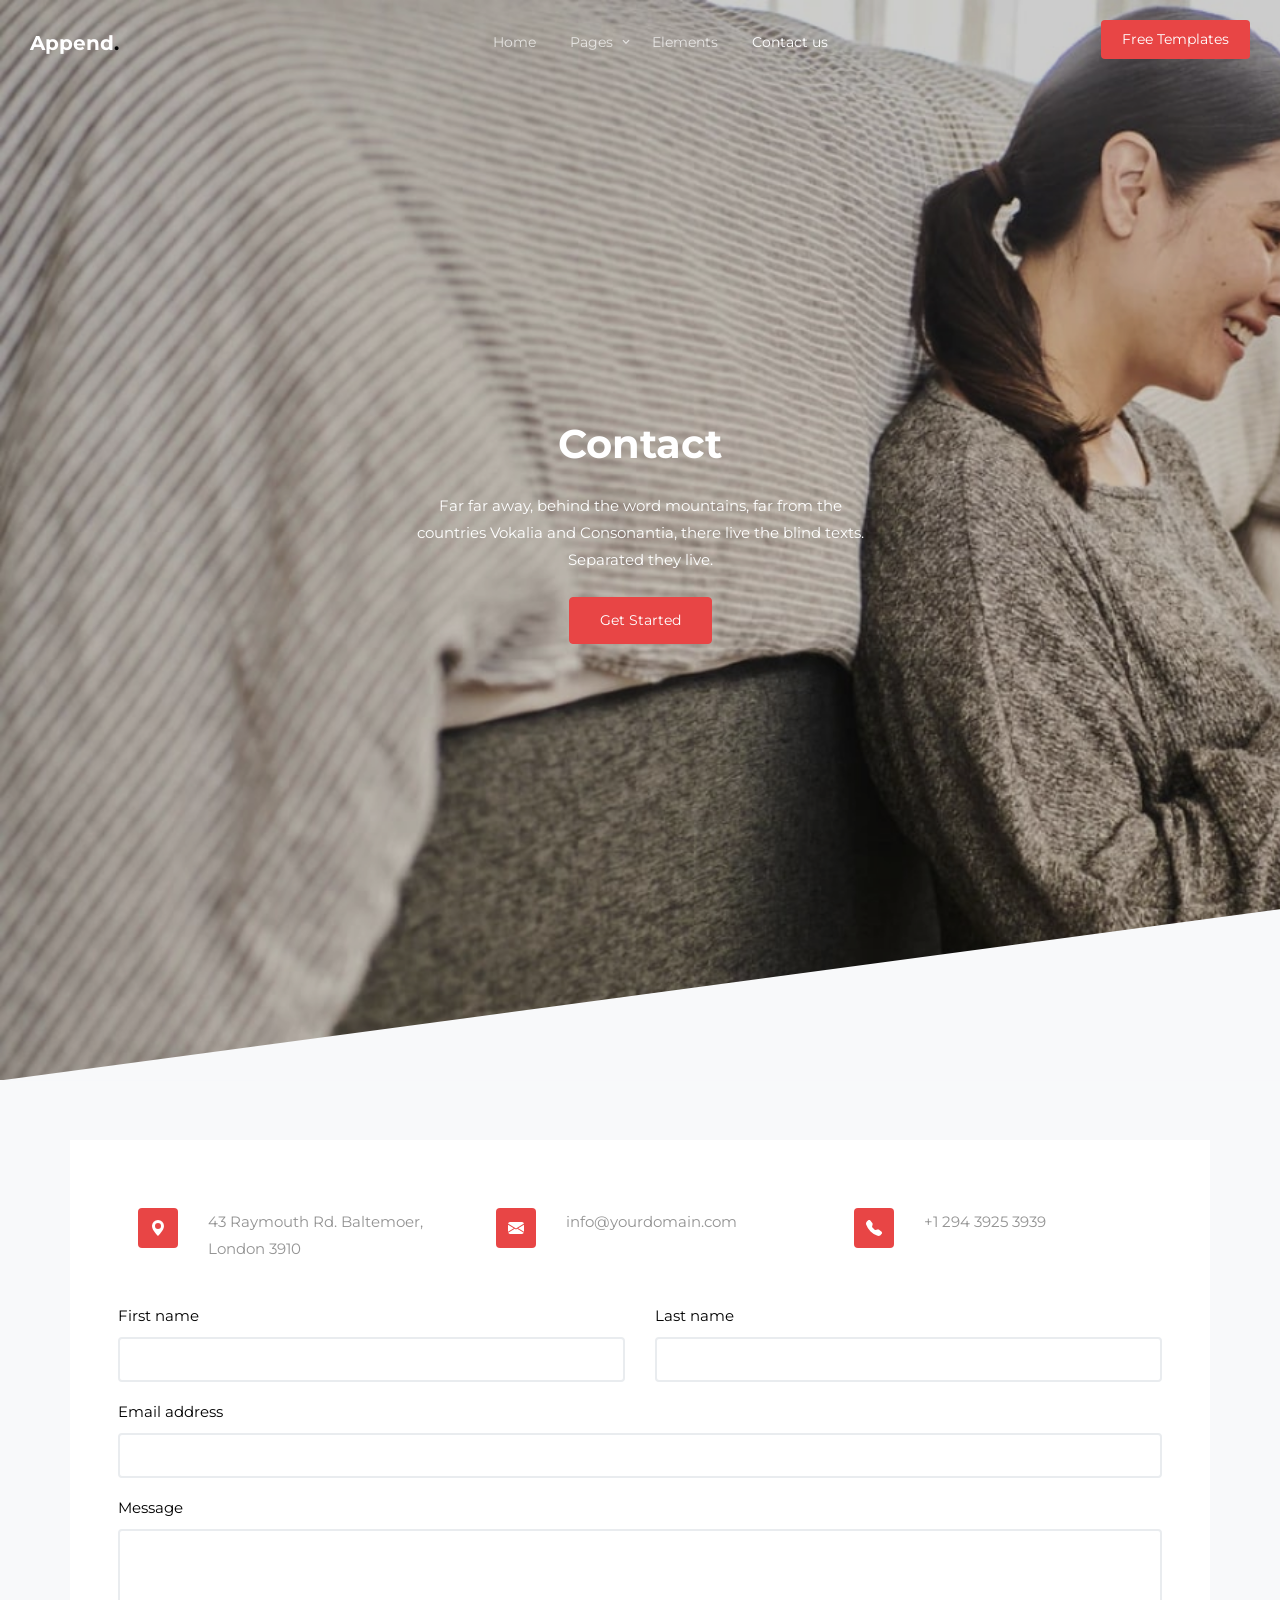
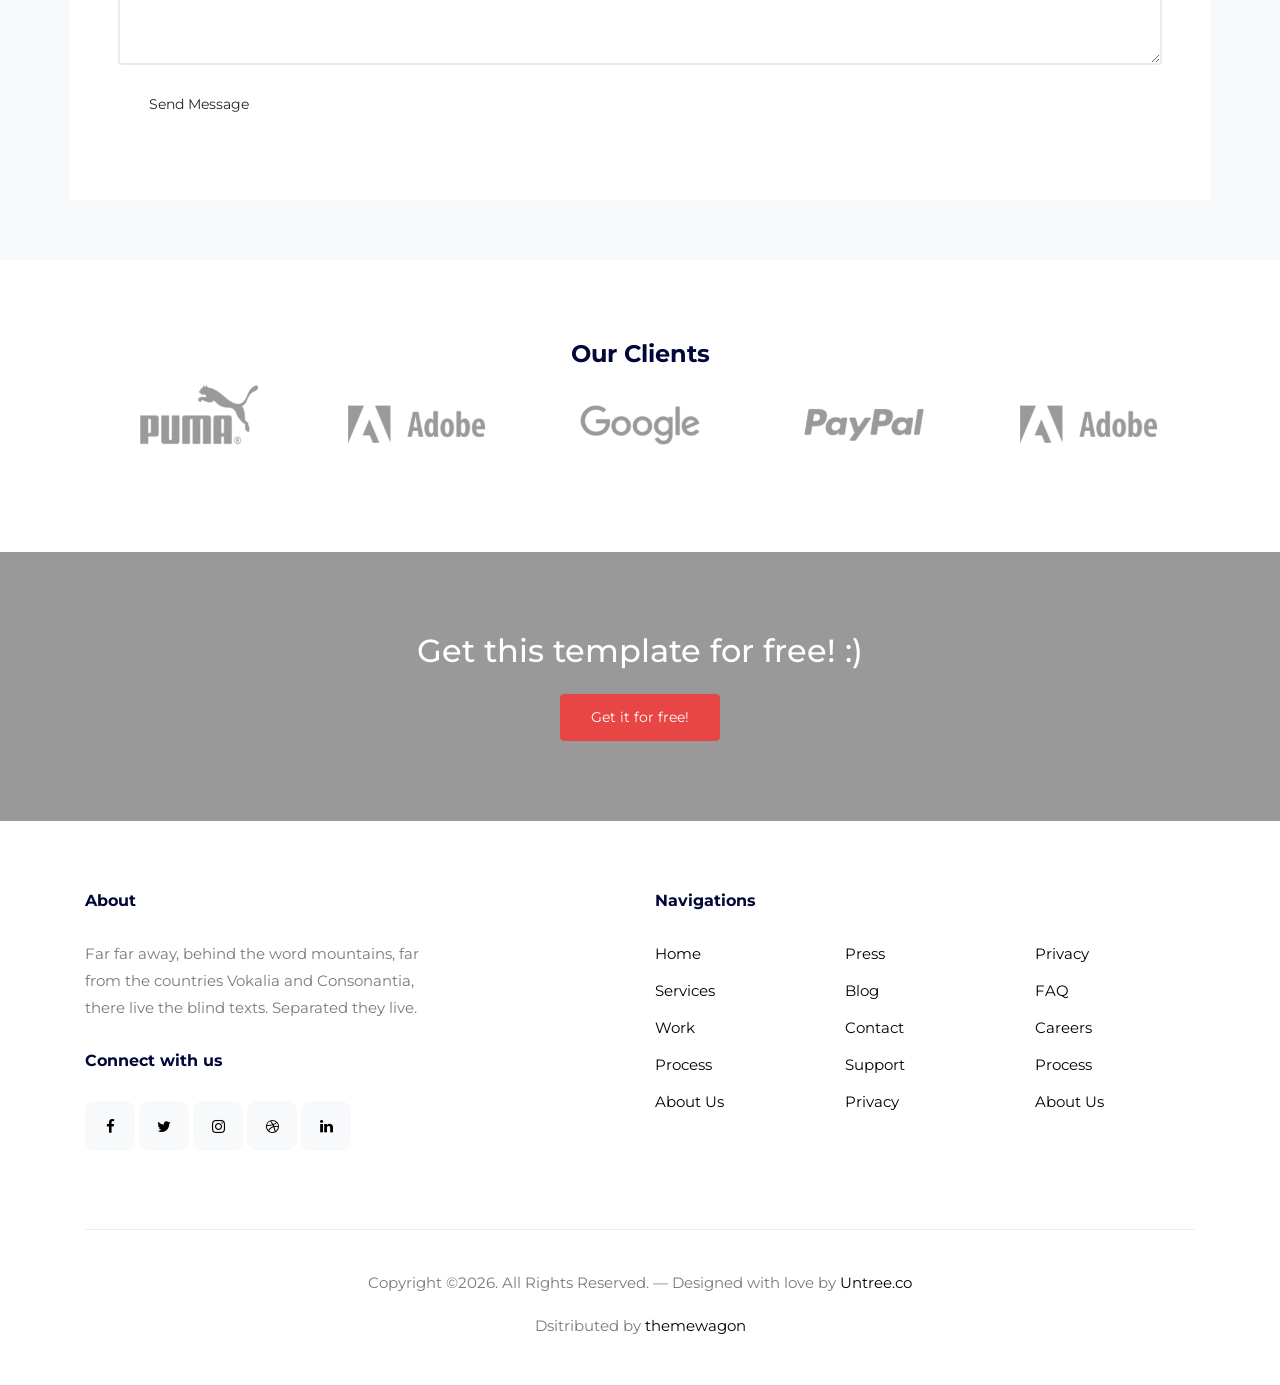
<file: contact.html>
<!doctype html>
<html lang="en">

<!-- Added by HTTrack --><meta http-equiv="content-type" content="text/html;charset=utf-8" /><!-- /Added by HTTrack -->
<head>
  <meta charset="utf-8">
  <meta name="viewport" content="width=device-width, initial-scale=1, shrink-to-fit=no">
  <meta name="author" content="Untree.co">
  <link rel="shortcut icon" href="favicon.png">

  <meta name="description" content="" />
  <meta name="keywords" content="bootstrap, bootstrap4" />


  <link href="https://fonts.googleapis.com/css2?family=Montserrat:wght@300;400;700&amp;display=swap" rel="stylesheet">
  
  <link rel="stylesheet" href="css/bootstrap.min.css">
  <link rel="stylesheet" href="css/owl.carousel.min.css">
  <link rel="stylesheet" href="css/owl.theme.default.min.css">
  <link rel="stylesheet" href="fonts/icomoon/style.css">
  <link rel="stylesheet" href="fonts/feather/style.css">
  <link rel="stylesheet" href="fonts/flaticon/font/flaticon.css">
  <link rel="stylesheet" href="css/jquery.fancybox.min.css">
  <link rel="stylesheet" href="css/aos.css">
  <link rel="stylesheet" href="css/style.css">

  <title>Append Free HTML Template by Untree.co</title>
</head>
<body>


    <div class="site-mobile-menu site-navbar-target">
      <div class="site-mobile-menu-header">
        <div class="site-mobile-menu-close">
          <span class="icofont-close js-menu-toggle"></span>
        </div>
      </div>
      <div class="site-mobile-menu-body"></div>
    </div>
    
    <div class="container">


      <nav class="site-nav">
        <div class="logo">
          <a href="index.html" class="text-white">Append<span class="text-black">.</span></a>
        </div>
        <div class="row align-items-center">
          
          
          <div class="col-12 col-sm-12 col-lg-12 site-navigation text-center">
            <ul class="js-clone-nav d-none d-lg-inline-block text-left site-menu">
              <li><a href="index.html">Home</a></li>
              <li class="has-children">
                <a href="#">Pages</a>
                <ul class="dropdown">
                  <li><a href="portfolio.html">Portfolio</a></li>
                  <li><a href="single.html">Single</a></li>
                  <li><a href="about.html">About</a></li>
                  <li class="active"><a href="contact.html">Contact</a></li>

                  <li class="has-children">
                    <a href="#">Menu Two</a>
                    <ul class="dropdown">
                      <li><a href="#">Sub Menu One</a></li>
                      <li><a href="#">Sub Menu Two</a></li>
                      <li><a href="#">Sub Menu Three</a></li>
                    </ul>
                  </li>
                  <li><a href="#">Menu Three</a></li>
                </ul>
              </li>
              <li><a href="elements.html">Elements</a></li>
              <li class="active"><a href="contact.html">Contact us</a></li>
            </ul>

            <ul class="js-clone-nav d-none d-lg-inline-block text-left site-menu float-right menu-absolute">
              <li class="cta-button"><a href="https://untree.co/" target="_blank">Free Templates</a></li>
            </ul>

            <a href="#" class="burger light ml-auto site-menu-toggle js-menu-toggle d-block d-lg-none" data-toggle="collapse" data-target="#main-navbar">
              <span></span>
            </a>

          </div>

        </div>  
      </nav> <!-- END nav -->

    </div> <!-- END container -->


    <div class="hero-slant overlay" data-stellar-background-ratio="0.5" style="background-image: url('images/hero-min.jpg')">

      <div class="container">
        <div class="row align-items-center justify-content-center">
          <div class="col-lg-7 intro text-center">
            <h1 class="text-white font-weight-bold mb-4" data-aos="fade-up" data-aos-delay="0">Contact</h1>
            <p class="text-white mb-4" data-aos="fade-up" data-aos-delay="100">Far far away, behind the word mountains, far from the countries Vokalia and Consonantia, there live the blind texts. Separated they live.</p>
            <p data-aos="fade-up" data-aos-delay="200"><a href="#" class="btn btn-primary">Get Started</a></p>
            
          
          </div>
          
          
        </div>

        
      </div>

      <div class="slant" style="background-image: url('images/slant-grey.svg');"></div>
    </div>

    <div class="section-grey bg-light">
      <div class="container bg-white p-5">

        <div class="block">
          <div class="row justify-content-center">


            <div class="col-md-12 col-lg-12 pb-4" data-aos="fade-up" data-aos-delay="200">


              <div class="row">
                <div class="col-lg-4">
                  <div  class="service-2 no-shadow link horizontal d-flex active" data-aos="fade-left" data-aos-delay="0">
                    <div class="service-icon color-1 mb-4">
                      <svg xmlns="http://www.w3.org/2000/svg" width="16" height="16" fill="currentColor" class="bi bi-geo-alt-fill" viewBox="0 0 16 16">
                        <path d="M8 16s6-5.686 6-10A6 6 0 0 0 2 6c0 4.314 6 10 6 10zm0-7a3 3 0 1 1 0-6 3 3 0 0 1 0 6z"/>
                      </svg>
                    </div> <!-- /.icon -->
                    <div class="service-contents">
                      <p>43 Raymouth Rd. Baltemoer, London 3910</p>
                    </div> <!-- /.service-contents-->
                  </div> <!-- /.service -->
                </div>

                <div class="col-lg-4">
                  <div  class="service-2 no-shadow link horizontal d-flex active" data-aos="fade-left" data-aos-delay="0">
                    <div class="service-icon color-1 mb-4">
                      <svg xmlns="http://www.w3.org/2000/svg" width="16" height="16" fill="currentColor" class="bi bi-envelope-fill" viewBox="0 0 16 16">
                        <path d="M.05 3.555A2 2 0 0 1 2 2h12a2 2 0 0 1 1.95 1.555L8 8.414.05 3.555zM0 4.697v7.104l5.803-3.558L0 4.697zM6.761 8.83l-6.57 4.027A2 2 0 0 0 2 14h12a2 2 0 0 0 1.808-1.144l-6.57-4.027L8 9.586l-1.239-.757zm3.436-.586L16 11.801V4.697l-5.803 3.546z"/>
                      </svg>
                    </div> <!-- /.icon -->
                    <div class="service-contents">
                      <p>info@yourdomain.com</p>
                    </div> <!-- /.service-contents-->
                  </div> <!-- /.service -->
                </div>

                <div class="col-lg-4">
                  <div  class="service-2 no-shadow link horizontal d-flex active" data-aos="fade-left" data-aos-delay="0">
                    <div class="service-icon color-1 mb-4">
                      <svg xmlns="http://www.w3.org/2000/svg" width="16" height="16" fill="currentColor" class="bi bi-telephone-fill" viewBox="0 0 16 16">
                        <path fill-rule="evenodd" d="M1.885.511a1.745 1.745 0 0 1 2.61.163L6.29 2.98c.329.423.445.974.315 1.494l-.547 2.19a.678.678 0 0 0 .178.643l2.457 2.457a.678.678 0 0 0 .644.178l2.189-.547a1.745 1.745 0 0 1 1.494.315l2.306 1.794c.829.645.905 1.87.163 2.611l-1.034 1.034c-.74.74-1.846 1.065-2.877.702a18.634 18.634 0 0 1-7.01-4.42 18.634 18.634 0 0 1-4.42-7.009c-.362-1.03-.037-2.137.703-2.877L1.885.511z"/>
                      </svg>
                    </div> <!-- /.icon -->
                    <div class="service-contents">
                      <p>+1 294 3925 3939</p>
                    </div> <!-- /.service-contents-->
                  </div> <!-- /.service -->
                </div>
              </div>

              <form>
                <div class="row">
                  <div class="col-6">
                    <div class="form-group">
                      <label class="text-black" for="fname">First name</label>
                      <input type="text" class="form-control" id="fname">
                    </div>
                  </div>
                  <div class="col-6">
                    <div class="form-group">
                      <label class="text-black" for="lname">Last name</label>
                      <input type="text" class="form-control" id="lname">
                    </div>
                  </div>
                </div>
                <div class="form-group">
                  <label class="text-black" for="email">Email address</label>
                  <input type="email" class="form-control" id="email">
                </div>

                <div class="form-group">
                  <label class="text-black" for="message">Message</label>
                  <textarea name="" class="form-control" id="message" cols="30" rows="5"></textarea>
                </div>

                <button type="submit" class="btn btn-primary-hover-outline">Send Message</button>
              </form>

            </div>





          </div>

        </div>

      </div>


    </div>

    <div class="site-section">
      <div class="container">
        <div class="row justify-content-center">
          <div class="col-lg-6 text-center">
            <h4 class="font-weight-bold">Our Clients</h4>
          </div>
        </div>

        <div class="owl-logos owl-carousel">
          <div class="item">
            <img src="images/logo-puma.png" alt="Image" class="img-fluid">
          </div>
          <div class="item">
            <img src="images/logo-adobe.png" alt="Image" class="img-fluid">
          </div>
          <div class="item">
            <img src="images/logo-google.png" alt="Image" class="img-fluid">
          </div>
          <div class="item">
            <img src="images/logo-paypal.png" alt="Image" class="img-fluid">
          </div>
          <div class="item">
            <img src="images/logo-adobe.png" alt="Image" class="img-fluid">
          </div>
          <div class="item">
            <img src="images/logo-google.png" alt="Image" class="img-fluid">
          </div>
          

        </div>
        
            
      </div>
      
    </div>
        
    
    <div class="site-section overlay site-cover-2" style="background-image: url('images/img_v_3-min.jpg')">
      <div class="container">
        <div class="row">
          <div class="col-lg-7 mx-auto text-center">
            <h2 class="text-white mb-4">Get this template for free! :)</h2>
            <p class="mb-0"><a href="https://untree.co/" rel="noopener" class="btn btn-primary">Get it for free!</a></p>
          </div>
        </div>
      </div>
    </div>

     <div class="site-footer">
      <div class="container">
        <div class="row justify-content-between">
          <div class="col-lg-4">
            <div class="widget">
              <h3>About</h3>
              <p>Far far away, behind the word mountains, far from the countries Vokalia and Consonantia, there live the blind texts. Separated they live.</p>
            </div>
            <div class="widget">
              <h3>Connect with us</h3>
              <ul class="social list-unstyled">
                <li><a href="#"><span class="icon-facebook"></span></a></li>
                <li><a href="#"><span class="icon-twitter"></span></a></li>
                <li><a href="#"><span class="icon-instagram"></span></a></li>
                <li><a href="#"><span class="icon-dribbble"></span></a></li>
                <li><a href="#"><span class="icon-linkedin"></span></a></li>
              </ul>
            </div>
          </div>
          <div class="col-lg-6">
            <div class="row">
              <div class="col-12">
                <div class="widget">
                  <h3>Navigations</h3>
                </div>
              </div>
              <div class="col-6 col-sm-6 col-md-4">
                <div class="widget">
                  <ul class="links list-unstyled">
                    <li><a href="#">Home</a></li>
                    <li><a href="#">Services</a></li>
                    <li><a href="#">Work</a></li>
                    <li><a href="#">Process</a></li>
                    <li><a href="#">About Us</a></li>
                  </ul>
                </div>
              </div>
              <div class="col-6 col-sm-6 col-md-4">
                <div class="widget">
                  <ul class="links list-unstyled">
                    <li><a href="#">Press</a></li>
                    <li><a href="#">Blog</a></li>
                    <li><a href="#">Contact</a></li>
                    <li><a href="#">Support</a></li>
                    <li><a href="#">Privacy</a></li>
                  </ul>
                </div>
              </div>
              <div class="col-6 col-sm-6 col-md-4">
                <div class="widget">
                  <ul class="links list-unstyled">
                    <li><a href="#">Privacy</a></li>
                    <li><a href="#">FAQ</a></li>
                    <li><a href="#">Careers</a></li>
                    <li><a href="#">Process</a></li>
                    <li><a href="#">About Us</a></li>
                  </ul>
                </div>
              </div>
            </div>
          </div>
        </div>

        <div class="row justify-content-center text-center copyright">
          <div class="col-md-8">
            <p>Copyright &copy;<script>document.write(new Date().getFullYear());</script>. All Rights Reserved. &mdash; Designed with love by <a href="https://untree.co/">Untree.co</a> <!-- License information: https://untree.co/license/ -->
             </br> 
            <p> Dsitributed by <a href="https://themewagon.com/">themewagon</a> </p>
          </div>
        </div>
      </div>
    </div>
    

    <div id="overlayer"></div>
    <div class="loader">
      <div class="spinner-border" role="status">
        <span class="sr-only">Loading...</span>
      </div>
    </div>

    <script src="js/jquery-3.5.1.min.js"></script>
    <script src="js/jquery-migrate-3.0.0.min.js"></script>
    <script src="js/popper.min.js"></script>
    <script src="js/bootstrap.min.js"></script>
    <script src="js/owl.carousel.min.js"></script>
    <script src="js/aos.js"></script>
    <script src="js/imagesloaded.pkgd.js"></script>
    <script src="js/isotope.pkgd.min.js"></script>
    <script src="js/jquery.animateNumber.min.js"></script>
    <script src="js/jquery.stellar.min.js"></script>
    <script src="js/jquery.waypoints.min.js"></script>
    <script src="js/jquery.fancybox.min.js"></script>
    <script src="js/custom.js"></script>

    
  </body>
  
</html>
</file>
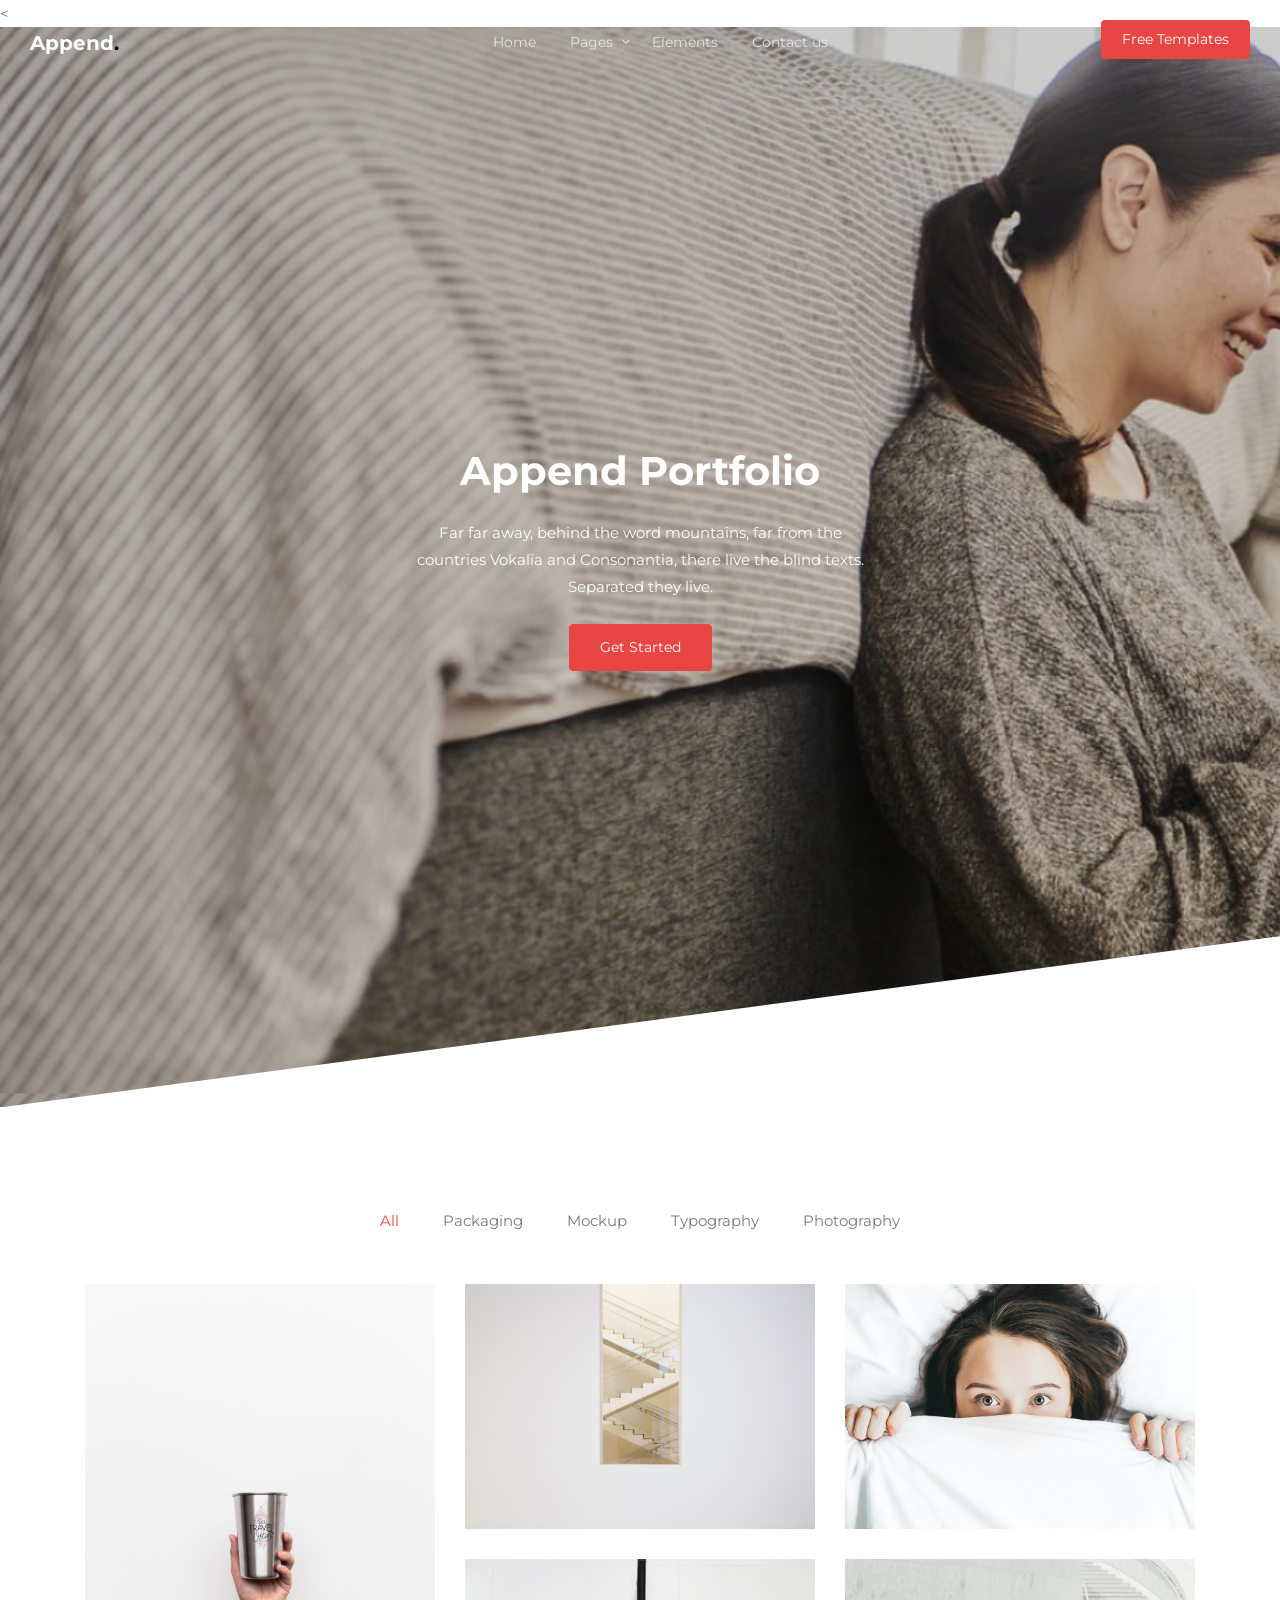
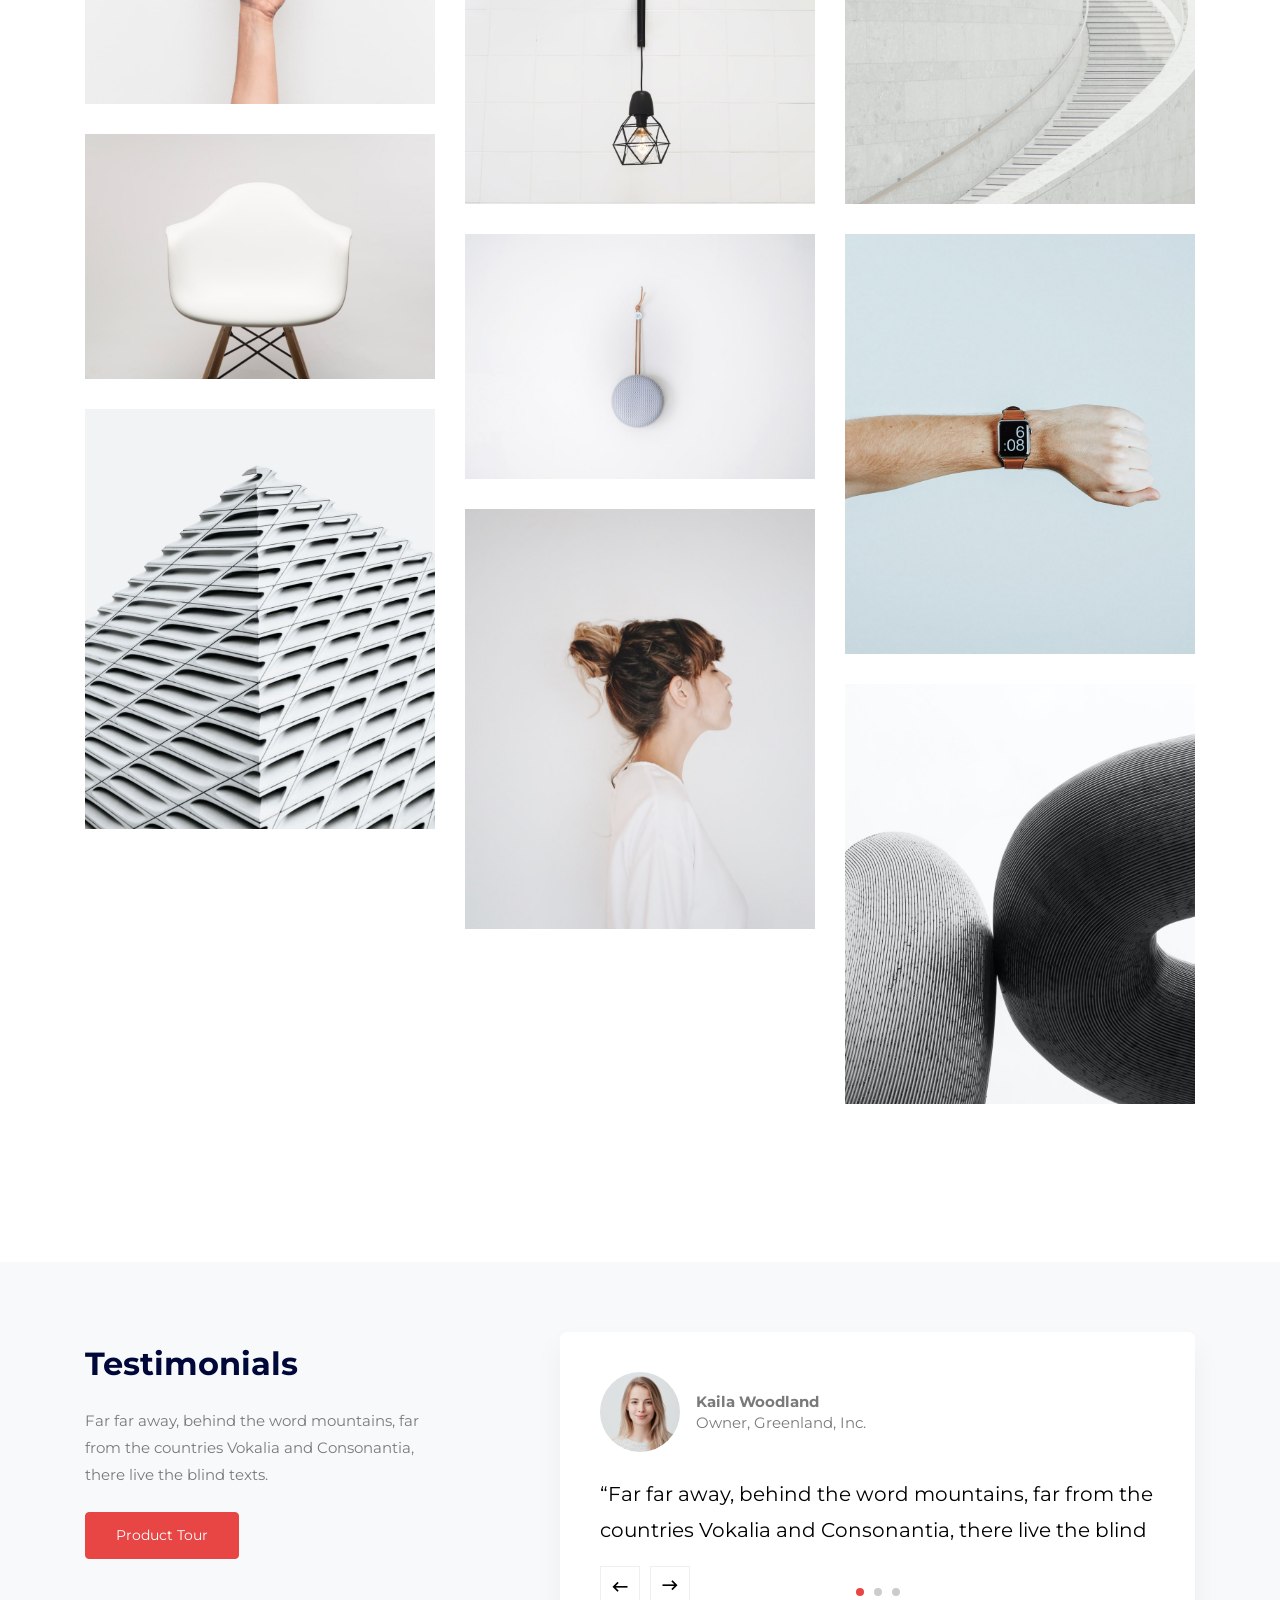
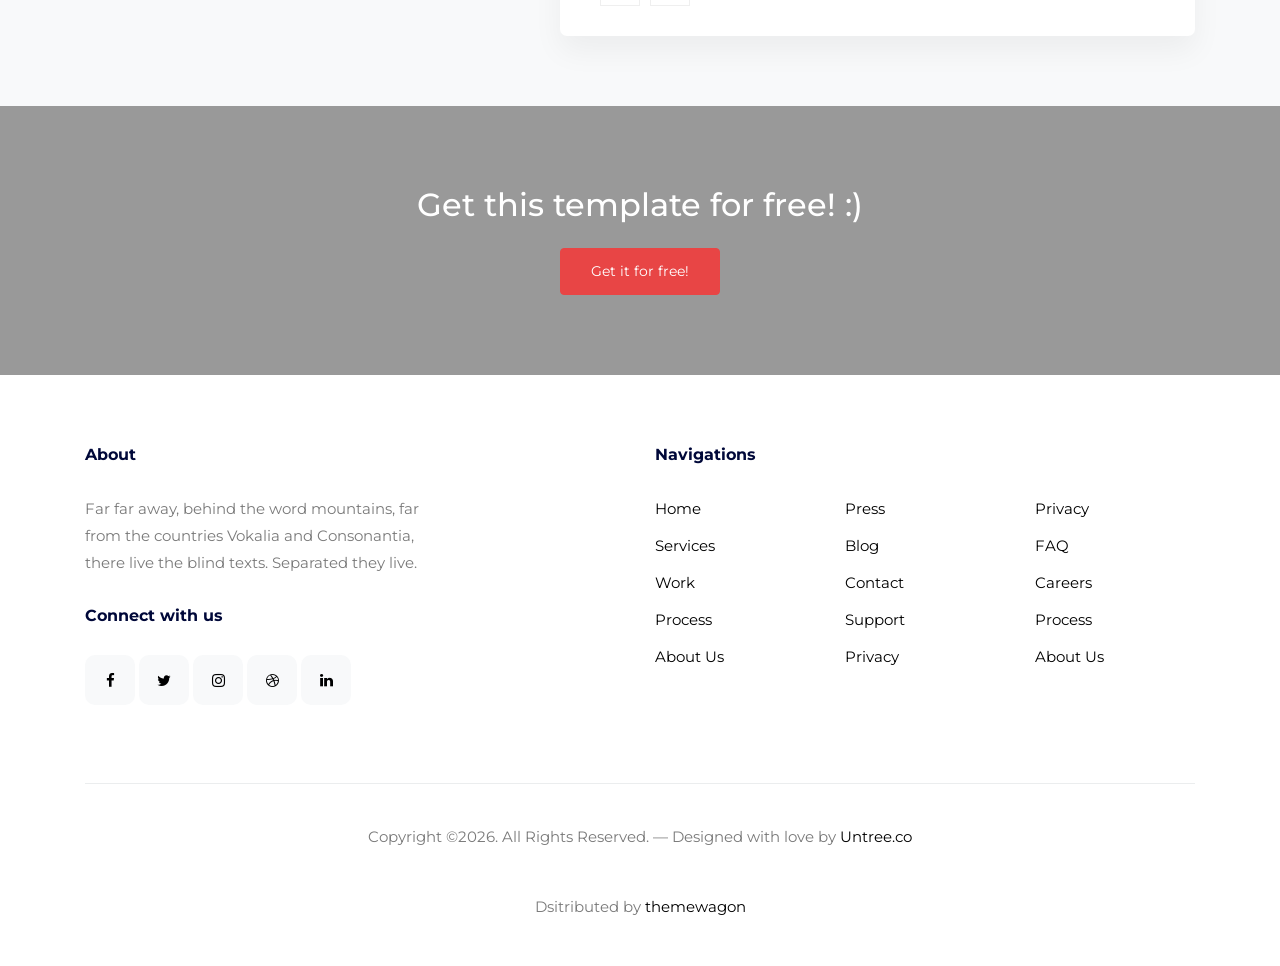
<file: portfolio.html>
<
<!doctype html>
<html lang="en">

<!-- Added by HTTrack --><meta http-equiv="content-type" content="text/html;charset=utf-8" /><!-- /Added by HTTrack -->
<head>
  <meta charset="utf-8">
  <meta name="viewport" content="width=device-width, initial-scale=1, shrink-to-fit=no">
  <meta name="author" content="Untree.co">
  <link rel="shortcut icon" href="favicon.png">

  <meta name="description" content="" />
  <meta name="keywords" content="bootstrap, bootstrap4" />


  <link href="https://fonts.googleapis.com/css2?family=Montserrat:wght@300;400;700&amp;display=swap" rel="stylesheet">
  
  <link rel="stylesheet" href="css/bootstrap.min.css">
  <link rel="stylesheet" href="css/owl.carousel.min.css">
  <link rel="stylesheet" href="css/owl.theme.default.min.css">
  <link rel="stylesheet" href="fonts/icomoon/style.css">
  <link rel="stylesheet" href="fonts/feather/style.css">
  <link rel="stylesheet" href="fonts/flaticon/font/flaticon.css">
  <link rel="stylesheet" href="css/jquery.fancybox.min.css">
  <link rel="stylesheet" href="css/aos.css">
  <link rel="stylesheet" href="css/style.css">

  <title>Append Free HTML Template by Untree.co</title>
</head>
<body>


    <div class="site-mobile-menu site-navbar-target">
      <div class="site-mobile-menu-header">
        <div class="site-mobile-menu-close">
          <span class="icofont-close js-menu-toggle"></span>
        </div>
      </div>
      <div class="site-mobile-menu-body"></div>
    </div>
    
    <div class="container">


      <nav class="site-nav">
        <div class="logo">
          <a href="index.html" class="text-white">Append<span class="text-black">.</span></a>
        </div>
        <div class="row align-items-center">
          
          
          <div class="col-12 col-sm-12 col-lg-12 site-navigation text-center">
            <ul class="js-clone-nav d-none d-lg-inline-block text-left site-menu">
              <li><a href="index.html">Home</a></li>
              <li class="has-children">
                <a href="#">Pages</a>
                <ul class="dropdown">
                  <li class="active"><a href="portfolio.html">Portfolio</a></li>
                  <li><a href="single.html">Single</a></li>
                  <li><a href="about.html">About</a></li>
                  <li><a href="contact.html">Contact</a></li>

                  <li class="has-children">
                    <a href="#">Menu Two</a>
                    <ul class="dropdown">
                      <li><a href="#">Sub Menu One</a></li>
                      <li><a href="#">Sub Menu Two</a></li>
                      <li><a href="#">Sub Menu Three</a></li>
                    </ul>
                  </li>
                  <li><a href="#">Menu Three</a></li>
                </ul>
              </li>
              <li><a href="elements.html">Elements</a></li>
              <li><a href="contact.html">Contact us</a></li>
            </ul>

            <ul class="js-clone-nav d-none d-lg-inline-block text-left site-menu float-right menu-absolute">
              <li class="cta-button"><a href="https://untree.co/" target="_blank">Free Templates</a></li>
            </ul>

            <a href="#" class="burger light ml-auto site-menu-toggle js-menu-toggle d-block d-lg-none" data-toggle="collapse" data-target="#main-navbar">
              <span></span>
            </a>

          </div>

        </div>  
      </nav> <!-- END nav -->

    </div> <!-- END container -->


    <div class="hero-slant overlay" data-stellar-background-ratio="0.5" style="background-image: url('images/hero-min.jpg')">

      <div class="container">
        <div class="row align-items-center justify-content-center">
          <div class="col-lg-7 intro text-center">
            <h1 class="text-white font-weight-bold mb-4" data-aos="fade-up" data-aos-delay="0">Append Portfolio</h1>
            <p class="text-white mb-4" data-aos="fade-up" data-aos-delay="100">Far far away, behind the word mountains, far from the countries Vokalia and Consonantia, there live the blind texts. Separated they live.</p>
            <p data-aos="fade-up" data-aos-delay="200"><a href="#" class="btn btn-primary">Get Started</a></p>
            
          
          </div>
          
          
        </div>

        
      </div>

      <div class="slant" style="background-image: url('images/slant.svg');"></div>
    </div>

    <div class="site-section" id="portfolio-section">
      <div class="container">

        <div class="filters" data-aos="fade-up" data-aos-delay="100">
          <ul>
            <li class="active" data-filter="*">All</li>
            <li data-filter=".packaging">Packaging</li>
            <li data-filter=".mockup">Mockup</li>
            <li data-filter=".typography">Typography</li>
            <li data-filter=".photography">Photography</li>
          </ul>
        </div>

        <div class="filters-content mb-5" data-aos="fade-up" data-aos-delay="200">
          <div class="row grid">
            <div class="isotope-card col-sm-4 all mockup">
              <a href="images/img_v_4-min.jpg" data-fancybox="gal">
                <img src="images/img_v_4-min.jpg" alt="Image" class="img-fluid">
                <div class="contents">
                  <h3>Card Vol. 3</h3>
                  <div class="cat">Mockup</div>
                </div>
              </a>
            </div>

            <div class="isotope-card col-sm-4 all mockup">
              <a href="images/img_h_1-min.jpg" data-fancybox="gal">
                <img src="images/img_h_1-min.jpg" alt="Image" class="img-fluid">
                <div class="contents">
                  <h3>Card Vol. 3</h3>
                  <div class="cat">Mockup</div>
                </div>
              </a>
            </div>
            <div class="isotope-card col-sm-4 all mockup">
              <a href="images/img_h_8-min.jpg" data-fancybox="gal">
                <img src="images/img_h_8-min.jpg" alt="Image" class="img-fluid">
                <div class="contents">
                  <h3>Card Vol. 3</h3>
                  <div class="cat">Mockup</div>
                </div>
              </a>
            </div>
            <div class="isotope-card col-sm-4 all typography">
              <a href="images/img_h_2-min.jpg" data-fancybox="gal">
                <img src="images/img_h_2-min.jpg" alt="Image" class="img-fluid">
                <div class="contents">
                  <h3>House Design</h3>
                  <div class="cat">Typography</div>
                </div>
              </a>

            </div>                            
            <div class="isotope-card col-sm-4 all mockup">
              <a href="images/img_h_3-min.jpg" data-fancybox="gal">
                <img src="images/img_h_3-min.jpg" alt="Image" class="img-fluid">
                <div class="contents">
                  <h3>WoW</h3>
                  <div class="cat">Mockup</div>
                </div>
              </a>
            </div>
            <div class="isotope-card col-sm-4 all packaging">
              <a href="images/img_h_4-min.jpg" data-fancybox="gal">
                <img src="images/img_h_4-min.jpg" alt="Image" class="img-fluid">
                <div class="contents">
                  <h3>Seat</h3>
                  <div class="cat">Packaging</div>
                </div>
              </a>
            </div>
            <div class="isotope-card col-sm-4 all typography">
              <a href="images/img_h_5-min.jpg" data-fancybox="gal">
                <img src="images/img_h_5-min.jpg" alt="Image" class="img-fluid">
                <div class="contents">
                  <h3>Seat</h3>
                  <div class="cat">Packaging</div>
                </div>
              </a>
            </div>
            <div class="isotope-card col-sm-4 all photography">
              <a href="images/img_v_1-min.jpg" data-fancybox="gal">
                <img src="images/img_v_1-min.jpg" alt="Image" class="img-fluid">
                <div class="contents">
                  <h3>House Design</h3>
                  <div class="cat">Photography</div>
                </div>
              </a>
            </div>
            <div class="isotope-card col-sm-4 all photography">
              <a href="images/img_v_2-min.jpg" data-fancybox="gal">
                <img src="images/img_v_2-min.jpg" alt="Image" class="img-fluid">
                <div class="contents">
                  <h3>House Design</h3>
                  <div class="cat">Photography</div>
                </div>
              </a>

            </div>

            <div class="isotope-card col-sm-4 all photography">
              <a href="images/img_v_8-min.jpg" data-fancybox="gal">
                <img src="images/img_v_8-min.jpg" alt="Image" class="img-fluid">
                <div class="contents">
                  <h3>House Design</h3>
                  <div class="cat">Photography</div>
                </div>
              </a>

            </div>
            <div class="isotope-card col-sm-4 all photography">
              <a href="images/img_v_3-min.jpg" data-fancybox="gal">
                <img src="images/img_v_3-min.jpg" alt="Image" class="img-fluid">
                <div class="contents">
                  <h3>House Design</h3>
                  <div class="cat">Photography</div>
                </div>
              </a>

            </div>

          </div>
        </div>
      </div>
    </div>
    <!-- .untrtee_co-section -->
        

    <div class="testimonial-section bg-light">
      <div class="container">
        <div class="row align-items-center justify-content-between">
          <div class="col-lg-4 mb-5 section-title" data-aos="fade-up" data-aos-delay="0">
            
            <h2 class="mb-4 font-weight-bold heading">Testimonials</h2>
            <p class="mb-4">Far far away, behind the word mountains, far from the countries Vokalia and Consonantia, there live the blind texts. </p>
            <p><a href="#" class="btn btn-primary">Product Tour</a></p>
          </div>
          <div class="col-lg-7" data-aos="fade-up" data-aos-delay="100">
            
            <div class="testimonial--wrap">
              <div class="owl-single owl-carousel no-dots no-nav">
                <div class="testimonial-item">
                  <div class="d-flex align-items-center mb-4">
                    <div class="photo mr-3">
                      <img src="images/person_4-min.jpg" alt="Image" class="img-fluid">
                    </div>
                    <div class="author">
                      <cite class="d-block mb-0">Kaila Woodland</cite>
                      <span>Owner, Greenland, Inc.</span>
                    </div>
                  </div>
                  <blockquote>
                    <p>&ldquo;Far far away, behind the word mountains, far from the countries Vokalia and Consonantia, there live the blind texts. Separated they live.&rdquo;</p>
                  </blockquote>
                </div>  

                <div class="testimonial-item">
                  <div class="d-flex align-items-center mb-4">
                    <div class="photo mr-3">
                      <img src="images/person_1-min.jpg" alt="Image" class="img-fluid">
                    </div>
                    <div class="author">
                      <cite class="d-block mb-0">Kaila Woodland</cite>
                      <span>Owner, Greenland, Inc.</span>
                    </div>
                  </div>
                  <blockquote>
                    <p>&ldquo;Far far away, behind the word mountains, far from the countries Vokalia and Consonantia, there live the blind texts. Separated they live.&rdquo;</p>
                  </blockquote>
                </div>  

                <div class="testimonial-item">
                  <div class="d-flex align-items-center mb-4">
                    <div class="photo mr-3">
                      <img src="images/person_2-min.jpg" alt="Image" class="img-fluid">
                    </div>
                    <div class="author">
                      <cite class="d-block mb-0">Kaila Woodland</cite>
                      <span>Owner, Greenland, Inc.</span>
                    </div>
                  </div>
                  <blockquote>
                    <p>&ldquo;Far far away, behind the word mountains, far from the countries Vokalia and Consonantia, there live the blind texts. Separated they live.&rdquo;</p>
                  </blockquote>
                </div>  
              </div>
              <div class="custom-nav-wrap">
                <a href="#" class="custom-owl-prev"><span class="icon-keyboard_backspace"></span></a>
                <a href="#" class="custom-owl-next"><span class="icon-keyboard_backspace"></span></a>
              </div>
            </div>

          </div>
        </div>
      </div>
    </div>
    
    <div class="site-section overlay site-cover-2" style="background-image: url('images/img_v_3-min.jpg')">
      <div class="container">
        <div class="row">
          <div class="col-lg-7 mx-auto text-center">
            <h2 class="text-white mb-4">Get this template for free! :)</h2>
            <p class="mb-0"><a href="https://untree.co/" rel="noopener" class="btn btn-primary">Get it for free!</a></p>
          </div>
        </div>
      </div>
    </div>

     <div class="site-footer">
      <div class="container">
        <div class="row justify-content-between">
          <div class="col-lg-4">
            <div class="widget">
              <h3>About</h3>
              <p>Far far away, behind the word mountains, far from the countries Vokalia and Consonantia, there live the blind texts. Separated they live.</p>
            </div>
            <div class="widget">
              <h3>Connect with us</h3>
              <ul class="social list-unstyled">
                <li><a href="#"><span class="icon-facebook"></span></a></li>
                <li><a href="#"><span class="icon-twitter"></span></a></li>
                <li><a href="#"><span class="icon-instagram"></span></a></li>
                <li><a href="#"><span class="icon-dribbble"></span></a></li>
                <li><a href="#"><span class="icon-linkedin"></span></a></li>
              </ul>
            </div>
          </div>
          <div class="col-lg-6">
            <div class="row">
              <div class="col-12">
                <div class="widget">
                  <h3>Navigations</h3>
                </div>
              </div>
              <div class="col-6 col-sm-6 col-md-4">
                <div class="widget">
                  <ul class="links list-unstyled">
                    <li><a href="#">Home</a></li>
                    <li><a href="#">Services</a></li>
                    <li><a href="#">Work</a></li>
                    <li><a href="#">Process</a></li>
                    <li><a href="#">About Us</a></li>
                  </ul>
                </div>
              </div>
              <div class="col-6 col-sm-6 col-md-4">
                <div class="widget">
                  <ul class="links list-unstyled">
                    <li><a href="#">Press</a></li>
                    <li><a href="#">Blog</a></li>
                    <li><a href="#">Contact</a></li>
                    <li><a href="#">Support</a></li>
                    <li><a href="#">Privacy</a></li>
                  </ul>
                </div>
              </div>
              <div class="col-6 col-sm-6 col-md-4">
                <div class="widget">
                  <ul class="links list-unstyled">
                    <li><a href="#">Privacy</a></li>
                    <li><a href="#">FAQ</a></li>
                    <li><a href="#">Careers</a></li>
                    <li><a href="#">Process</a></li>
                    <li><a href="#">About Us</a></li>
                  </ul>
                </div>
              </div>
            </div>
          </div>
        </div>

        <div class="row justify-content-center text-center copyright">
          <div class="col-md-8">
            <p>Copyright &copy;<script>document.write(new Date().getFullYear());</script>. All Rights Reserved. &mdash; Designed with love by <a href="https://untree.co/">Untree.co</a> <!-- License information: https://untree.co/license/ -->
            </p> </br> 
            <p> Dsitributed by <a href="https://themewagon.com/">themewagon</a> </p>
          </div>
        </div>
      </div>
    </div>
    

    <div id="overlayer"></div>
    <div class="loader">
      <div class="spinner-border" role="status">
        <span class="sr-only">Loading...</span>
      </div>
    </div>

    <script src="js/jquery-3.5.1.min.js"></script>
    <script src="js/jquery-migrate-3.0.0.min.js"></script>
    <script src="js/popper.min.js"></script>
    <script src="js/bootstrap.min.js"></script>
    <script src="js/owl.carousel.min.js"></script>
    <script src="js/aos.js"></script>
    <script src="js/imagesloaded.pkgd.js"></script>
    <script src="js/isotope.pkgd.min.js"></script>
    <script src="js/jquery.animateNumber.min.js"></script>
    <script src="js/jquery.stellar.min.js"></script>
    <script src="js/jquery.waypoints.min.js"></script>
    <script src="js/jquery.fancybox.min.js"></script>
    <script src="js/custom.js"></script>

    
  </body>
  
</html>
</file>
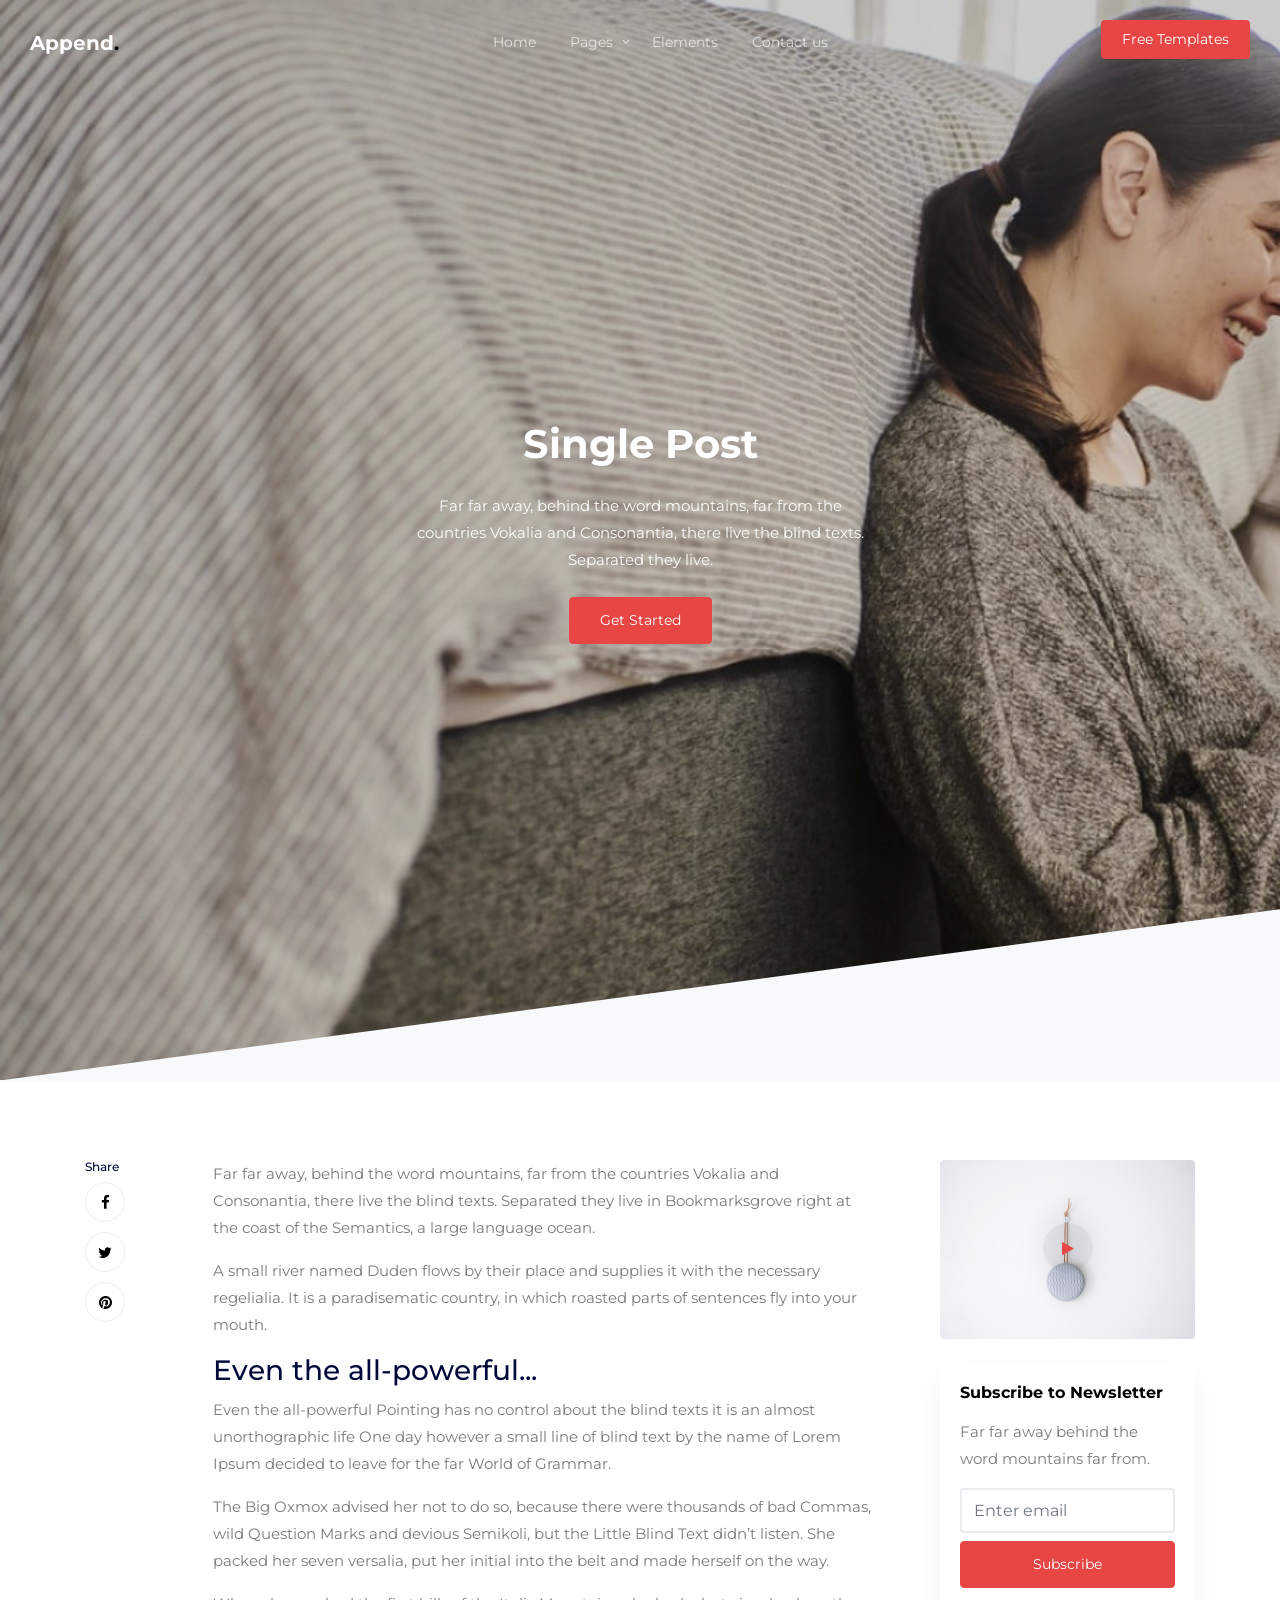
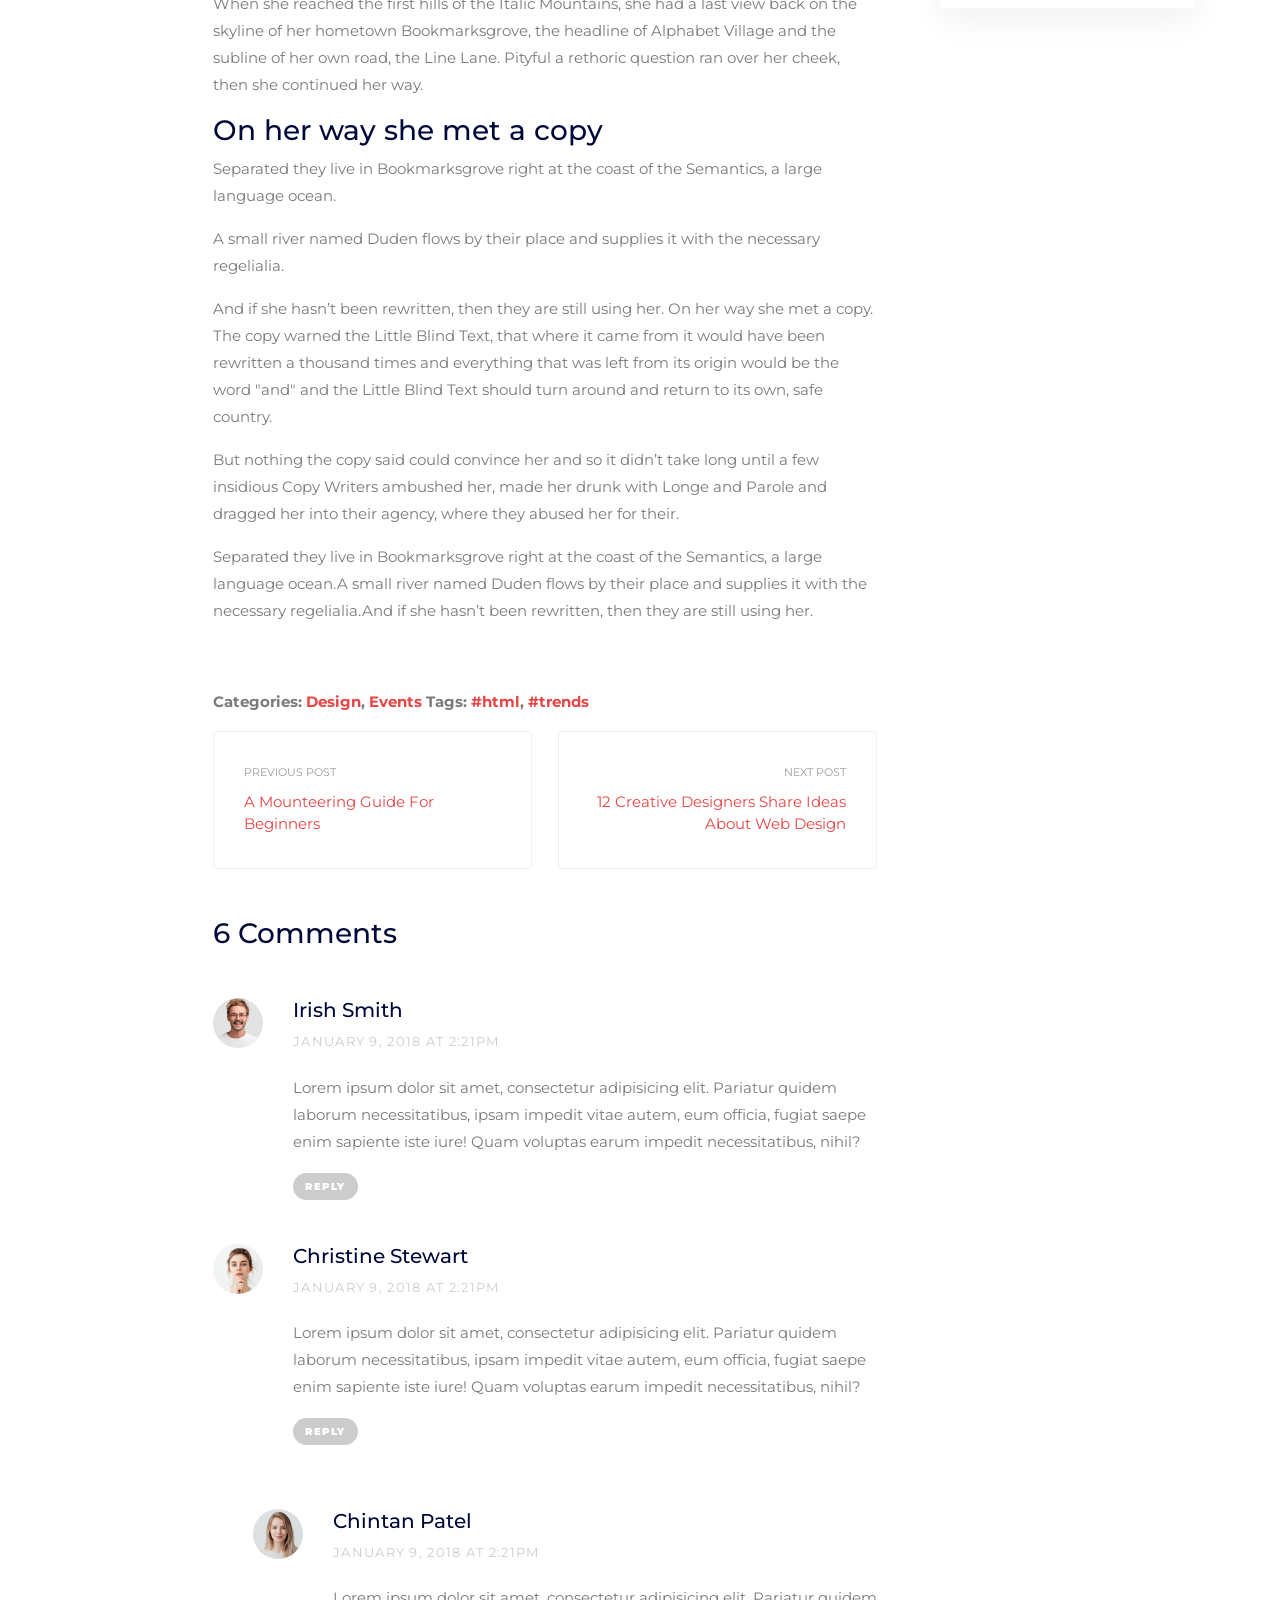
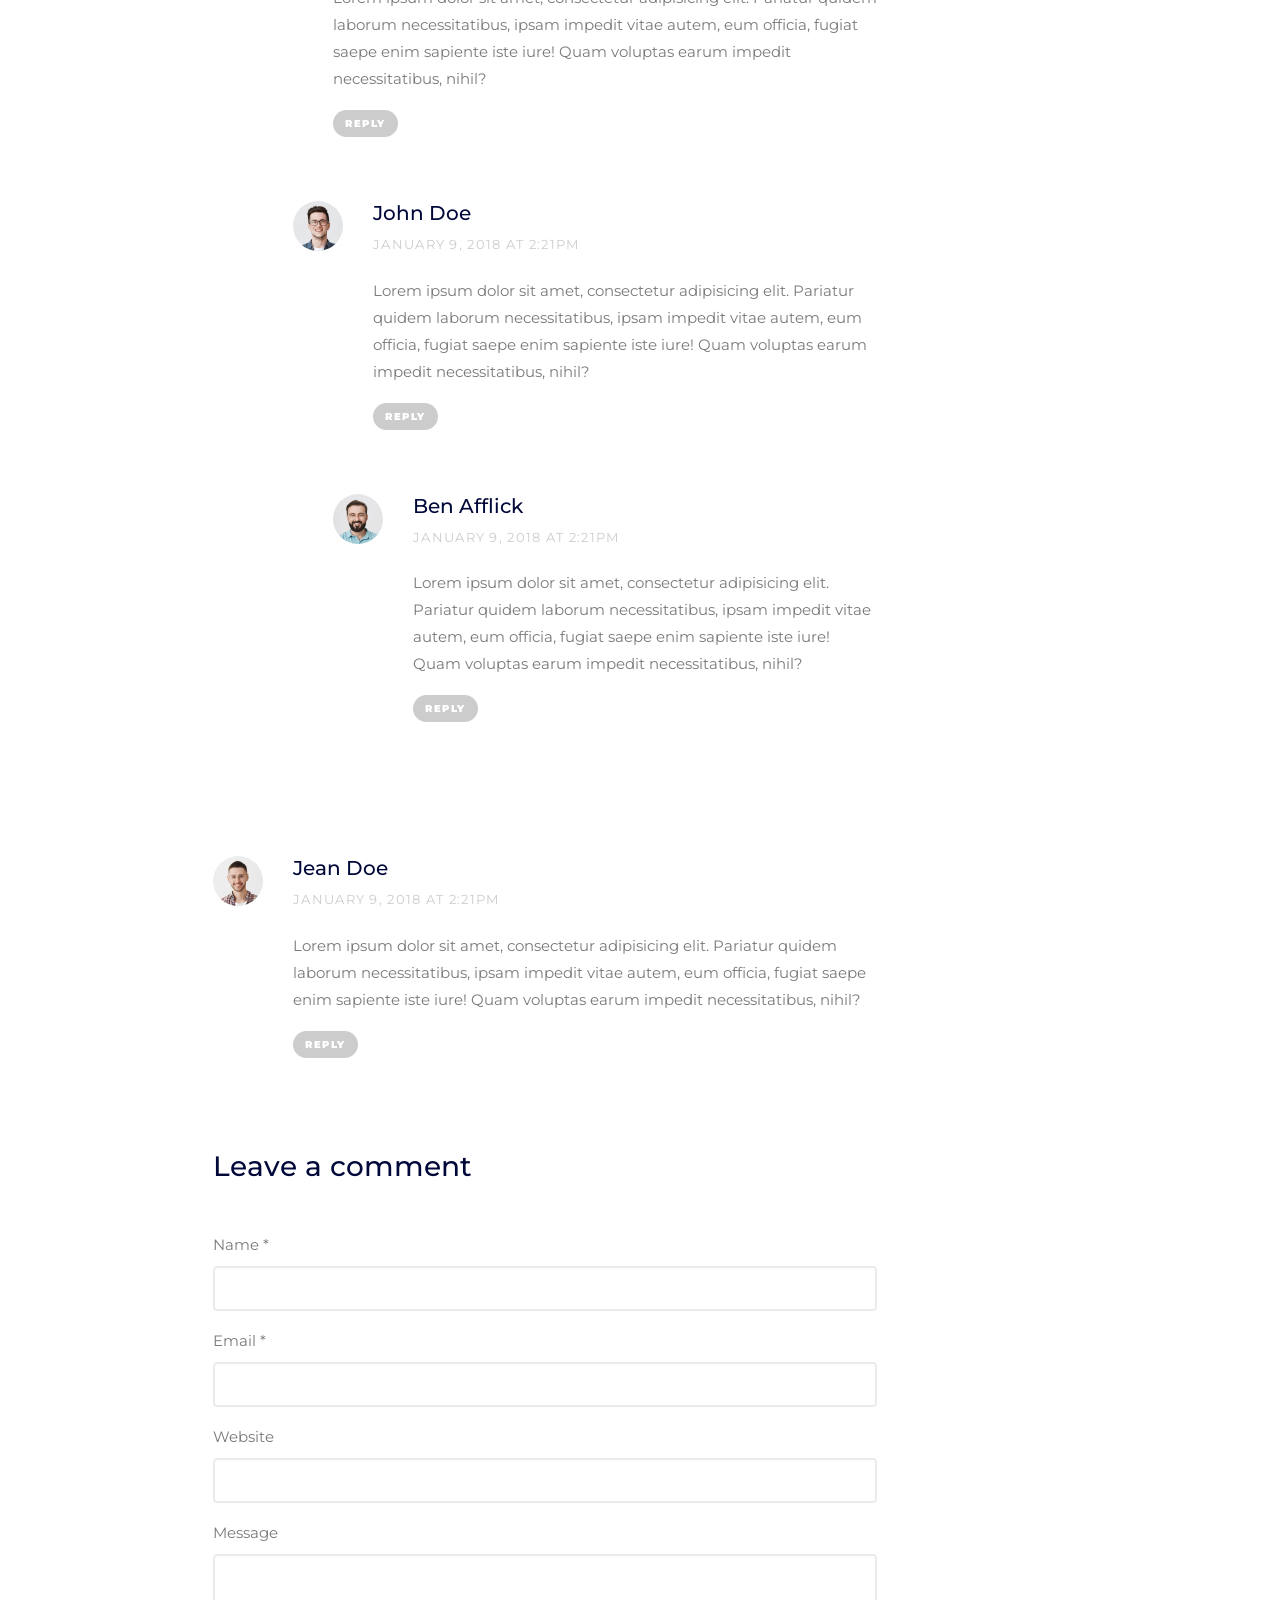
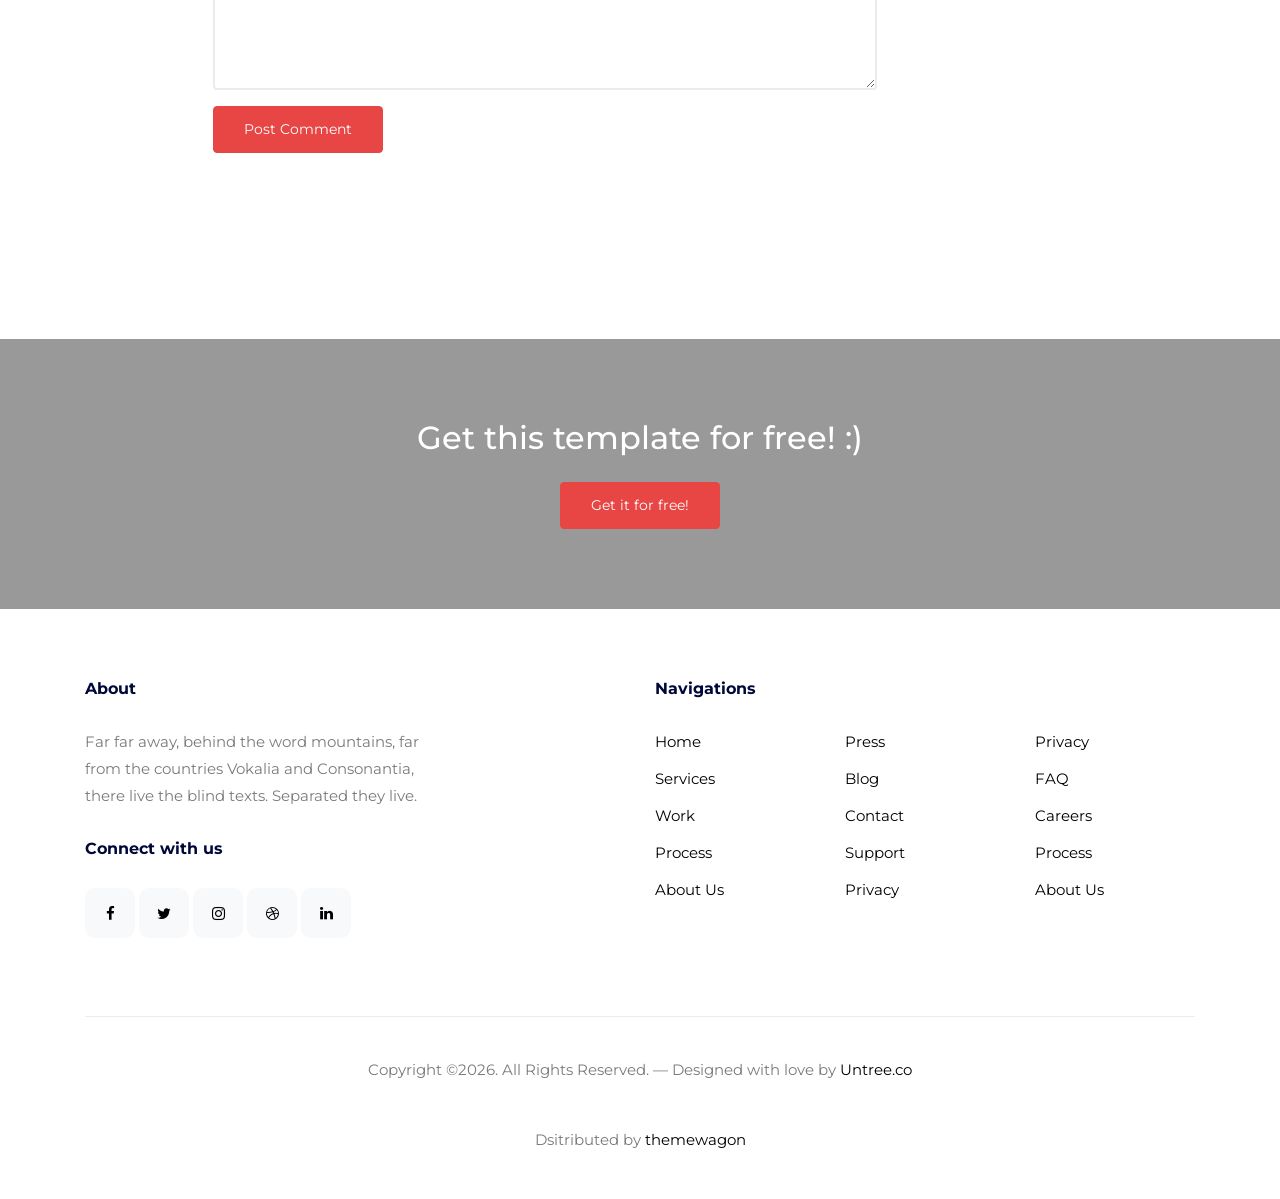
<file: single.html>
<!doctype html>
<html lang="en">

<!-- Added by HTTrack --><meta http-equiv="content-type" content="text/html;charset=utf-8" /><!-- /Added by HTTrack -->
<head>
  <meta charset="utf-8">
  <meta name="viewport" content="width=device-width, initial-scale=1, shrink-to-fit=no">
  <meta name="author" content="Untree.co">
  <link rel="shortcut icon" href="favicon.png">

  <meta name="description" content="" />
  <meta name="keywords" content="bootstrap, bootstrap4" />


  <link href="https://fonts.googleapis.com/css2?family=Montserrat:wght@300;400;700&amp;display=swap" rel="stylesheet">
  
  <link rel="stylesheet" href="css/bootstrap.min.css">
  <link rel="stylesheet" href="css/owl.carousel.min.css">
  <link rel="stylesheet" href="css/owl.theme.default.min.css">
  <link rel="stylesheet" href="fonts/icomoon/style.css">
  <link rel="stylesheet" href="fonts/feather/style.css">
  <link rel="stylesheet" href="fonts/flaticon/font/flaticon.css">
  <link rel="stylesheet" href="css/jquery.fancybox.min.css">
  <link rel="stylesheet" href="css/aos.css">
  <link rel="stylesheet" href="css/style.css">

  <title>Append Free HTML Template by Untree.co</title>
</head>
<body>


    <div class="site-mobile-menu site-navbar-target">
      <div class="site-mobile-menu-header">
        <div class="site-mobile-menu-close">
          <span class="icofont-close js-menu-toggle"></span>
        </div>
      </div>
      <div class="site-mobile-menu-body"></div>
    </div>
    
    <div class="container">


      <nav class="site-nav">
        <div class="logo">
          <a href="index.html" class="text-white">Append<span class="text-black">.</span></a>
        </div>
        <div class="row align-items-center">
          
          
          <div class="col-12 col-sm-12 col-lg-12 site-navigation text-center">
            <ul class="js-clone-nav d-none d-lg-inline-block text-left site-menu">
              <li><a href="index.html">Home</a></li>
              <li class="has-children">
                <a href="#">Pages</a>
                <ul class="dropdown">
                  <li><a href="portfolio.html">Portfolio</a></li>
                  <li class="active"><a href="single.html">Single</a></li>
                  <li><a href="about.html">About</a></li>
                  <li><a href="contact.html">Contact</a></li>

                  <li class="has-children">
                    <a href="#">Menu Two</a>
                    <ul class="dropdown">
                      <li><a href="#">Sub Menu One</a></li>
                      <li><a href="#">Sub Menu Two</a></li>
                      <li><a href="#">Sub Menu Three</a></li>
                    </ul>
                  </li>
                  <li><a href="#">Menu Three</a></li>
                </ul>
              </li>
              <li><a href="elements.html">Elements</a></li>
              <li><a href="contact.html">Contact us</a></li>
            </ul>

            <ul class="js-clone-nav d-none d-lg-inline-block text-left site-menu float-right menu-absolute">
              <li class="cta-button"><a href="https://untree.co/" target="_blank">Free Templates</a></li>
            </ul>

            <a href="#" class="burger light ml-auto site-menu-toggle js-menu-toggle d-block d-lg-none" data-toggle="collapse" data-target="#main-navbar">
              <span></span>
            </a>

          </div>

        </div>  
      </nav> <!-- END nav -->

    </div> <!-- END container -->


    <div class="hero-slant overlay" data-stellar-background-ratio="0.5" style="background-image: url('images/hero-min.jpg')">

      <div class="container">
        <div class="row align-items-center justify-content-center">
          <div class="col-lg-7 intro text-center">
            <h1 class="text-white font-weight-bold mb-4" data-aos="fade-up" data-aos-delay="0">Single Post</h1>
            <p class="text-white mb-4" data-aos="fade-up" data-aos-delay="100">Far far away, behind the word mountains, far from the countries Vokalia and Consonantia, there live the blind texts. Separated they live.</p>
            <p data-aos="fade-up" data-aos-delay="200"><a href="#" class="btn btn-primary">Get Started</a></p>
            
          
          </div>
          
          
        </div>

        
      </div>

      <div class="slant" style="background-image: url('images/slant-grey.svg');"></div>
    </div>

    <div class="site-section">
    <div class="container article">
      <div class="row justify-content-center align-items-stretch">
        
        <article class="col-lg-8 order-lg-2 px-lg-5">
          <p>Far far away, behind the word mountains, far from the countries Vokalia and Consonantia, there live the blind texts. Separated they live in Bookmarksgrove right at the coast of the Semantics, a large language ocean.</p>

          <p>A small river named Duden flows by their place and supplies it with the necessary regelialia. It is a paradisematic country, in which roasted parts of sentences fly into your mouth.</p>

          <h3>Even the all-powerful...</h3>
          <p>Even the all-powerful Pointing has no control about the blind texts it is an almost unorthographic life One day however a small line of blind text by the name of Lorem Ipsum decided to leave for the far World of Grammar.</p>

          <p>The Big Oxmox advised her not to do so, because there were thousands of bad Commas, wild Question Marks and devious Semikoli, but the Little Blind Text didn’t listen. She packed her seven versalia, put her initial into the belt and made herself on the way.</p>

          <p>When she reached the first hills of the Italic Mountains, she had a last view back on the skyline of her hometown Bookmarksgrove, the headline of Alphabet Village and the subline of her own road, the Line Lane. Pityful a rethoric question ran over her cheek, then she continued her way.</p>

          <h3>On her way she met a copy</h3>
          <p>Separated they live in Bookmarksgrove right at the coast of the Semantics, a large language ocean.</p>
          <p>A small river named Duden flows by their place and supplies it with the necessary regelialia.</p>
          <p>And if she hasn’t been rewritten, then they are still using her.
          On her way she met a copy. The copy warned the Little Blind Text, that where it came from it would have been rewritten a thousand times and everything that was left from its origin would be the word "and" and the Little Blind Text should turn around and return to its own, safe country. </p>

          <p>But nothing the copy said could convince her and so it didn’t take long until a few insidious Copy Writers ambushed her, made her drunk with Longe and Parole and dragged her into their agency, where they abused her for their.</p>

          <p>Separated they live in Bookmarksgrove right at the coast of the Semantics, a large language ocean.A small river named Duden flows by their place and supplies it with the necessary regelialia.And if she hasn’t been rewritten, then they are still using her.</p>



          <div class="pt-5 categories_tags ">
                <p>Categories:  <a href="#">Design</a>, <a href="#">Events</a>  Tags: <a href="#">#html</a>, <a href="#">#trends</a></p>
              </div>

              <div class="post-single-navigation d-flex align-items-stretch">
                <a href="#" class="mr-auto w-50 pr-4">
                  <span class="d-block">Previous Post</span>
                  A Mounteering Guide For Beginners
                </a>
                <a href="#" class="ml-auto w-50 text-right pl-4">
                  <span class="d-block">Next Post</span>
                  12 Creative Designers Share Ideas About Web Design
                </a>
              </div>


            <div class="pt-5">
              <h3 class="mb-5">6 Comments</h3>
              <ul class="comment-list">
                <li class="comment">
                  <div class="vcard bio">
                    <img src="images/person_6-min.jpg" alt="Image placeholder">
                  </div>
                  <div class="comment-body">
                    <h3>Irish Smith</h3>
                    <div class="meta">January 9, 2018 at 2:21pm</div>
                    <p>Lorem ipsum dolor sit amet, consectetur adipisicing elit. Pariatur quidem laborum necessitatibus, ipsam impedit vitae autem, eum officia, fugiat saepe enim sapiente iste iure! Quam voluptas earum impedit necessitatibus, nihil?</p>
                    <p><a href="#" class="reply">Reply</a></p>
                  </div>
                </li>

                <li class="comment">
                  <div class="vcard bio">
                    <img src="images/person_5-min.jpg" alt="Image placeholder">
                  </div>
                  <div class="comment-body">
                    <h3>Christine Stewart</h3>
                    <div class="meta">January 9, 2018 at 2:21pm</div>
                    <p>Lorem ipsum dolor sit amet, consectetur adipisicing elit. Pariatur quidem laborum necessitatibus, ipsam impedit vitae autem, eum officia, fugiat saepe enim sapiente iste iure! Quam voluptas earum impedit necessitatibus, nihil?</p>
                    <p><a href="#" class="reply">Reply</a></p>
                  </div>

                  <ul class="children">
                    <li class="comment">
                      <div class="vcard bio">
                        <img src="images/person_4-min.jpg" alt="Image placeholder">
                      </div>
                      <div class="comment-body">
                        <h3>Chintan Patel</h3>
                        <div class="meta">January 9, 2018 at 2:21pm</div>
                        <p>Lorem ipsum dolor sit amet, consectetur adipisicing elit. Pariatur quidem laborum necessitatibus, ipsam impedit vitae autem, eum officia, fugiat saepe enim sapiente iste iure! Quam voluptas earum impedit necessitatibus, nihil?</p>
                        <p><a href="#" class="reply">Reply</a></p>
                      </div>


                      <ul class="children">
                        <li class="comment">
                          <div class="vcard bio">
                            <img src="images/person_3-min.jpg" alt="Image placeholder">
                          </div>
                          <div class="comment-body">
                            <h3>John Doe</h3>
                            <div class="meta">January 9, 2018 at 2:21pm</div>
                            <p>Lorem ipsum dolor sit amet, consectetur adipisicing elit. Pariatur quidem laborum necessitatibus, ipsam impedit vitae autem, eum officia, fugiat saepe enim sapiente iste iure! Quam voluptas earum impedit necessitatibus, nihil?</p>
                            <p><a href="#" class="reply">Reply</a></p>
                          </div>

                            <ul class="children">
                              <li class="comment">
                                <div class="vcard bio">
                                  <img src="images/person_2-min.jpg" alt="Image placeholder">
                                </div>
                                <div class="comment-body">
                                  <h3>Ben Afflick</h3>
                                  <div class="meta">January 9, 2018 at 2:21pm</div>
                                  <p>Lorem ipsum dolor sit amet, consectetur adipisicing elit. Pariatur quidem laborum necessitatibus, ipsam impedit vitae autem, eum officia, fugiat saepe enim sapiente iste iure! Quam voluptas earum impedit necessitatibus, nihil?</p>
                                  <p><a href="#" class="reply">Reply</a></p>
                                </div>
                              </li>
                            </ul>
                        </li>
                      </ul>
                    </li>
                  </ul>
                </li>

                <li class="comment">
                  <div class="vcard bio">
                    <img src="images/person_1-min.jpg" alt="Image placeholder">
                  </div>
                  <div class="comment-body">
                    <h3>Jean Doe</h3>
                    <div class="meta">January 9, 2018 at 2:21pm</div>
                    <p>Lorem ipsum dolor sit amet, consectetur adipisicing elit. Pariatur quidem laborum necessitatibus, ipsam impedit vitae autem, eum officia, fugiat saepe enim sapiente iste iure! Quam voluptas earum impedit necessitatibus, nihil?</p>
                    <p><a href="#" class="reply">Reply</a></p>
                  </div>
                </li>
              </ul>
              <!-- END comment-list -->
              
              <div class="comment-form-wrap pt-5">
                <h3 class="mb-5">Leave a comment</h3>
                <form action="#" class="">
                  <div class="form-group">
                    <label for="name">Name *</label>
                    <input type="text" class="form-control" id="name">
                  </div>
                  <div class="form-group">
                    <label for="email">Email *</label>
                    <input type="email" class="form-control" id="email">
                  </div>
                  <div class="form-group">
                    <label for="website">Website</label>
                    <input type="url" class="form-control" id="website">
                  </div>

                  <div class="form-group">
                    <label for="message">Message</label>
                    <textarea name="message" id="message" cols="30" rows="5" class="form-control"></textarea>
                  </div>
                  <div class="form-group">
                    <input type="submit" value="Post Comment" class="btn btn-primary btn-md">
                  </div>

                </form>
              </div>
            </div>
            

        </article>

        <div class="col-md-12 col-lg-1 order-lg-1">
          <div class="share sticky-top">
            <h3>Share</h3>
            <ul class="list-unstyled share-article">
              <li><a href="#"><span class="icon-facebook"></span></a></li>
              <li><a href="#"><span class="icon-twitter"></span></a></li>
              <li><a href="#"><span class="icon-pinterest"></span></a></li>
            </ul>
          </div>
        </div>
        <div class="col-lg-3 mb-5 mb-lg-0 order-lg-3">

          <div class="mb-4">
            <a href="https://vimeo.com/342333493" data-fancybox class="video-wrap">
              <span class="play-wrap"><span class="icon-play"></span></span>
              <img src="images/img_h_5-min.jpg" alt="Image" class="img-fluid rounded">
            </a>
          </div>  

          <div class="share floating-block sticky-top">
            
              <h2 class="mb-3 text-black">Subscribe to Newsletter</h2>
              <p>Far far away behind the word mountains far from.</p>
              <form action="#">
                <input type="email" class="form-control mb-2" placeholder="Enter email">
                <input type="submit" value="Subscribe" class="btn btn-primary btn-block">
              </form>
          </div>
        </div>
      </div>
    </div>
  </div>
        
    
    <div class="site-section overlay site-cover-2" style="background-image: url('images/img_v_3-min.jpg')">
      <div class="container">
        <div class="row">
          <div class="col-lg-7 mx-auto text-center">
            <h2 class="text-white mb-4">Get this template for free! :)</h2>
            <p class="mb-0"><a href="https://untree.co/" rel="noopener" class="btn btn-primary">Get it for free!</a></p>
          </div>
        </div>
      </div>
    </div>

     <div class="site-footer">
      <div class="container">
        <div class="row justify-content-between">
          <div class="col-lg-4">
            <div class="widget">
              <h3>About</h3>
              <p>Far far away, behind the word mountains, far from the countries Vokalia and Consonantia, there live the blind texts. Separated they live.</p>
            </div>
            <div class="widget">
              <h3>Connect with us</h3>
              <ul class="social list-unstyled">
                <li><a href="#"><span class="icon-facebook"></span></a></li>
                <li><a href="#"><span class="icon-twitter"></span></a></li>
                <li><a href="#"><span class="icon-instagram"></span></a></li>
                <li><a href="#"><span class="icon-dribbble"></span></a></li>
                <li><a href="#"><span class="icon-linkedin"></span></a></li>
              </ul>
            </div>
          </div>
          <div class="col-lg-6">
            <div class="row">
              <div class="col-12">
                <div class="widget">
                  <h3>Navigations</h3>
                </div>
              </div>
              <div class="col-6 col-sm-6 col-md-4">
                <div class="widget">
                  <ul class="links list-unstyled">
                    <li><a href="#">Home</a></li>
                    <li><a href="#">Services</a></li>
                    <li><a href="#">Work</a></li>
                    <li><a href="#">Process</a></li>
                    <li><a href="#">About Us</a></li>
                  </ul>
                </div>
              </div>
              <div class="col-6 col-sm-6 col-md-4">
                <div class="widget">
                  <ul class="links list-unstyled">
                    <li><a href="#">Press</a></li>
                    <li><a href="#">Blog</a></li>
                    <li><a href="#">Contact</a></li>
                    <li><a href="#">Support</a></li>
                    <li><a href="#">Privacy</a></li>
                  </ul>
                </div>
              </div>
              <div class="col-6 col-sm-6 col-md-4">
                <div class="widget">
                  <ul class="links list-unstyled">
                    <li><a href="#">Privacy</a></li>
                    <li><a href="#">FAQ</a></li>
                    <li><a href="#">Careers</a></li>
                    <li><a href="#">Process</a></li>
                    <li><a href="#">About Us</a></li>
                  </ul>
                </div>
              </div>
            </div>
          </div>
        </div>

        <div class="row justify-content-center text-center copyright">
          <div class="col-md-8">
            <p>Copyright &copy;<script>document.write(new Date().getFullYear());</script>. All Rights Reserved. &mdash; Designed with love by <a href="https://untree.co/">Untree.co</a> <!-- License information: https://untree.co/license/ -->
            </p> </br> 
            <p> Dsitributed by <a href="https://themewagon.com/">themewagon</a> </p>
          </div>
        </div>
      </div>
    </div>
    

    <div id="overlayer"></div>
    <div class="loader">
      <div class="spinner-border" role="status">
        <span class="sr-only">Loading...</span>
      </div>
    </div>

    <script src="js/jquery-3.5.1.min.js"></script>
    <script src="js/jquery-migrate-3.0.0.min.js"></script>
    <script src="js/popper.min.js"></script>
    <script src="js/bootstrap.min.js"></script>
    <script src="js/owl.carousel.min.js"></script>
    <script src="js/aos.js"></script>
    <script src="js/imagesloaded.pkgd.js"></script>
    <script src="js/isotope.pkgd.min.js"></script>
    <script src="js/jquery.animateNumber.min.js"></script>
    <script src="js/jquery.stellar.min.js"></script>
    <script src="js/jquery.waypoints.min.js"></script>
    <script src="js/jquery.fancybox.min.js"></script>
    <script src="js/custom.js"></script>

    
  </body>
  
</html>
</file>
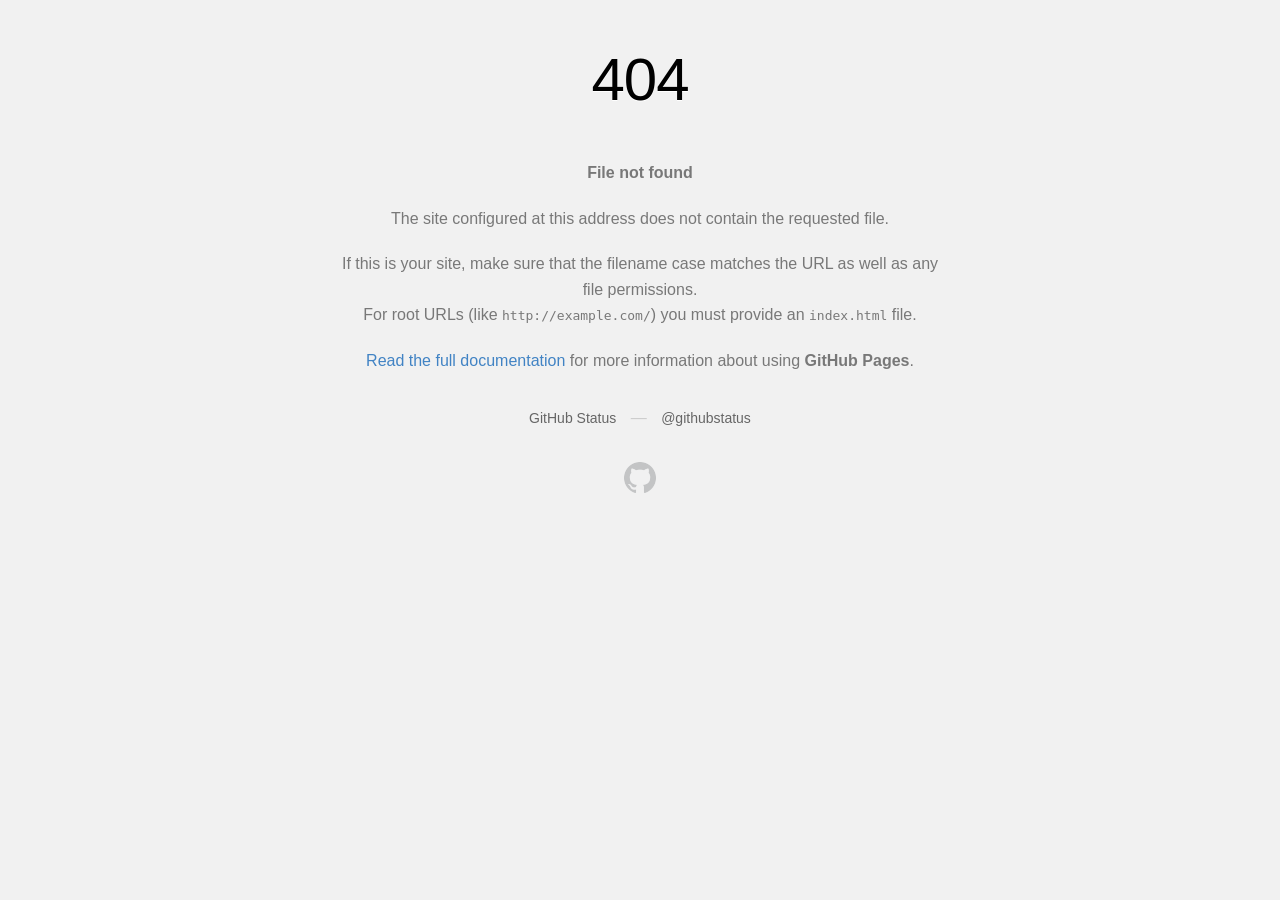
<file: css/owl.video.play.html>
<!DOCTYPE html>
<html>
  <head>
    <meta http-equiv="Content-type" content="text/html; charset=utf-8">
    <meta http-equiv="Content-Security-Policy" content="default-src 'none'; style-src 'unsafe-inline'; img-src data:; connect-src 'self'">
    <title>Page not found &middot; GitHub Pages</title>
    <style type="text/css" media="screen">
      body {
        background-color: #f1f1f1;
        margin: 0;
        font-family: "Helvetica Neue", Helvetica, Arial, sans-serif;
      }

      .container { margin: 50px auto 40px auto; width: 600px; text-align: center; }

      a { color: #4183c4; text-decoration: none; }
      a:hover { text-decoration: underline; }

      h1 { width: 800px; position:relative; left: -100px; letter-spacing: -1px; line-height: 60px; font-size: 60px; font-weight: 100; margin: 0px 0 50px 0; text-shadow: 0 1px 0 #fff; }
      p { color: rgba(0, 0, 0, 0.5); margin: 20px 0; line-height: 1.6; }

      ul { list-style: none; margin: 25px 0; padding: 0; }
      li { display: table-cell; font-weight: bold; width: 1%; }

      .logo { display: inline-block; margin-top: 35px; }
      .logo-img-2x { display: none; }
      @media
      only screen and (-webkit-min-device-pixel-ratio: 2),
      only screen and (   min--moz-device-pixel-ratio: 2),
      only screen and (     -o-min-device-pixel-ratio: 2/1),
      only screen and (        min-device-pixel-ratio: 2),
      only screen and (                min-resolution: 192dpi),
      only screen and (                min-resolution: 2dppx) {
        .logo-img-1x { display: none; }
        .logo-img-2x { display: inline-block; }
      }

      #suggestions {
        margin-top: 35px;
        color: #ccc;
      }
      #suggestions a {
        color: #666666;
        font-weight: 200;
        font-size: 14px;
        margin: 0 10px;
      }

    </style>
  </head>
  <body>

    <div class="container">

      <h1>404</h1>
      <p><strong>File not found</strong></p>

      <p>
        The site configured at this address does not
        contain the requested file.
      </p>

      <p>
        If this is your site, make sure that the filename case matches the URL
        as well as any file permissions.<br>
        For root URLs (like <code>http://example.com/</code>) you must provide an
        <code>index.html</code> file.
      </p>

      <p>
        <a href="https://help.github.com/pages/">Read the full documentation</a>
        for more information about using <strong>GitHub Pages</strong>.
      </p>

      <div id="suggestions">
        <a href="https://githubstatus.com">GitHub Status</a> &mdash;
        <a href="https://twitter.com/githubstatus">@githubstatus</a>
      </div>

      <a href="/" class="logo logo-img-1x">
        <img width="32" height="32" title="" alt="" src="[data-uri]">
      </a>

      <a href="/" class="logo logo-img-2x">
        <img width="32" height="32" title="" alt="" src="[data-uri]">
      </a>
    </div>
  </body>
</html>
</file>
<file: fonts/icomoon/style.css>
@font-face {
  font-family: 'icomoon';
  src:  url('fonts/icomoon1a44.eot?10si43');
  src:  url('fonts/icomoon1a44.eot?10si43#iefix') format('embedded-opentype'),
    url('fonts/icomoon1a44.ttf?10si43') format('truetype'),
    url('fonts/icomoon1a44.woff?10si43') format('woff'),
    url('fonts/icomoon1a44.svg?10si43#icomoon') format('svg');
  font-weight: normal;
  font-style: normal;
}

[class^="icon-"], [class*=" icon-"] {
  /* use !important to prevent issues with browser extensions that change fonts */
  font-family: 'icomoon' !important;
  speak: none;
  font-style: normal;
  font-weight: normal;
  font-variant: normal;
  text-transform: none;
  line-height: 1;

  /* Better Font Rendering =========== */
  -webkit-font-smoothing: antialiased;
  -moz-osx-font-smoothing: grayscale;
}

.icon-asterisk:before {
  content: "\f069";
}
.icon-plus:before {
  content: "\f067";
}
.icon-question:before {
  content: "\f128";
}
.icon-minus:before {
  content: "\f068";
}
.icon-glass:before {
  content: "\f000";
}
.icon-music:before {
  content: "\f001";
}
.icon-search:before {
  content: "\f002";
}
.icon-envelope-o:before {
  content: "\f003";
}
.icon-heart:before {
  content: "\f004";
}
.icon-star:before {
  content: "\f005";
}
.icon-star-o:before {
  content: "\f006";
}
.icon-user:before {
  content: "\f007";
}
.icon-film:before {
  content: "\f008";
}
.icon-th-large:before {
  content: "\f009";
}
.icon-th:before {
  content: "\f00a";
}
.icon-th-list:before {
  content: "\f00b";
}
.icon-check:before {
  content: "\f00c";
}
.icon-close:before {
  content: "\f00d";
}
.icon-remove:before {
  content: "\f00d";
}
.icon-times:before {
  content: "\f00d";
}
.icon-search-plus:before {
  content: "\f00e";
}
.icon-search-minus:before {
  content: "\f010";
}
.icon-power-off:before {
  content: "\f011";
}
.icon-signal:before {
  content: "\f012";
}
.icon-cog:before {
  content: "\f013";
}
.icon-gear:before {
  content: "\f013";
}
.icon-trash-o:before {
  content: "\f014";
}
.icon-home:before {
  content: "\f015";
}
.icon-file-o:before {
  content: "\f016";
}
.icon-clock-o:before {
  content: "\f017";
}
.icon-road:before {
  content: "\f018";
}
.icon-download:before {
  content: "\f019";
}
.icon-arrow-circle-o-down:before {
  content: "\f01a";
}
.icon-arrow-circle-o-up:before {
  content: "\f01b";
}
.icon-inbox:before {
  content: "\f01c";
}
.icon-play-circle-o:before {
  content: "\f01d";
}
.icon-repeat:before {
  content: "\f01e";
}
.icon-rotate-right:before {
  content: "\f01e";
}
.icon-refresh:before {
  content: "\f021";
}
.icon-list-alt:before {
  content: "\f022";
}
.icon-lock:before {
  content: "\f023";
}
.icon-flag:before {
  content: "\f024";
}
.icon-headphones:before {
  content: "\f025";
}
.icon-volume-off:before {
  content: "\f026";
}
.icon-volume-down:before {
  content: "\f027";
}
.icon-volume-up:before {
  content: "\f028";
}
.icon-qrcode:before {
  content: "\f029";
}
.icon-barcode:before {
  content: "\f02a";
}
.icon-tag:before {
  content: "\f02b";
}
.icon-tags:before {
  content: "\f02c";
}
.icon-book:before {
  content: "\f02d";
}
.icon-bookmark:before {
  content: "\f02e";
}
.icon-print:before {
  content: "\f02f";
}
.icon-camera:before {
  content: "\f030";
}
.icon-font:before {
  content: "\f031";
}
.icon-bold:before {
  content: "\f032";
}
.icon-italic:before {
  content: "\f033";
}
.icon-text-height:before {
  content: "\f034";
}
.icon-text-width:before {
  content: "\f035";
}
.icon-align-left:before {
  content: "\f036";
}
.icon-align-center:before {
  content: "\f037";
}
.icon-align-right:before {
  content: "\f038";
}
.icon-align-justify:before {
  content: "\f039";
}
.icon-list:before {
  content: "\f03a";
}
.icon-dedent:before {
  content: "\f03b";
}
.icon-outdent:before {
  content: "\f03b";
}
.icon-indent:before {
  content: "\f03c";
}
.icon-video-camera:before {
  content: "\f03d";
}
.icon-image:before {
  content: "\f03e";
}
.icon-photo:before {
  content: "\f03e";
}
.icon-picture-o:before {
  content: "\f03e";
}
.icon-pencil:before {
  content: "\f040";
}
.icon-map-marker:before {
  content: "\f041";
}
.icon-adjust:before {
  content: "\f042";
}
.icon-tint:before {
  content: "\f043";
}
.icon-edit:before {
  content: "\f044";
}
.icon-pencil-square-o:before {
  content: "\f044";
}
.icon-share-square-o:before {
  content: "\f045";
}
.icon-check-square-o:before {
  content: "\f046";
}
.icon-arrows:before {
  content: "\f047";
}
.icon-step-backward:before {
  content: "\f048";
}
.icon-fast-backward:before {
  content: "\f049";
}
.icon-backward:before {
  content: "\f04a";
}
.icon-play:before {
  content: "\f04b";
}
.icon-pause:before {
  content: "\f04c";
}
.icon-stop:before {
  content: "\f04d";
}
.icon-forward:before {
  content: "\f04e";
}
.icon-fast-forward:before {
  content: "\f050";
}
.icon-step-forward:before {
  content: "\f051";
}
.icon-eject:before {
  content: "\f052";
}
.icon-chevron-left:before {
  content: "\f053";
}
.icon-chevron-right:before {
  content: "\f054";
}
.icon-plus-circle:before {
  content: "\f055";
}
.icon-minus-circle:before {
  content: "\f056";
}
.icon-times-circle:before {
  content: "\f057";
}
.icon-check-circle:before {
  content: "\f058";
}
.icon-question-circle:before {
  content: "\f059";
}
.icon-info-circle:before {
  content: "\f05a";
}
.icon-crosshairs:before {
  content: "\f05b";
}
.icon-times-circle-o:before {
  content: "\f05c";
}
.icon-check-circle-o:before {
  content: "\f05d";
}
.icon-ban:before {
  content: "\f05e";
}
.icon-arrow-left:before {
  content: "\f060";
}
.icon-arrow-right:before {
  content: "\f061";
}
.icon-arrow-up:before {
  content: "\f062";
}
.icon-arrow-down:before {
  content: "\f063";
}
.icon-mail-forward:before {
  content: "\f064";
}
.icon-share:before {
  content: "\f064";
}
.icon-expand:before {
  content: "\f065";
}
.icon-compress:before {
  content: "\f066";
}
.icon-exclamation-circle:before {
  content: "\f06a";
}
.icon-gift:before {
  content: "\f06b";
}
.icon-leaf:before {
  content: "\f06c";
}
.icon-fire:before {
  content: "\f06d";
}
.icon-eye:before {
  content: "\f06e";
}
.icon-eye-slash:before {
  content: "\f070";
}
.icon-exclamation-triangle:before {
  content: "\f071";
}
.icon-warning:before {
  content: "\f071";
}
.icon-plane:before {
  content: "\f072";
}
.icon-calendar:before {
  content: "\f073";
}
.icon-random:before {
  content: "\f074";
}
.icon-comment:before {
  content: "\f075";
}
.icon-magnet:before {
  content: "\f076";
}
.icon-chevron-up:before {
  content: "\f077";
}
.icon-chevron-down:before {
  content: "\f078";
}
.icon-retweet:before {
  content: "\f079";
}
.icon-shopping-cart:before {
  content: "\f07a";
}
.icon-folder:before {
  content: "\f07b";
}
.icon-folder-open:before {
  content: "\f07c";
}
.icon-arrows-v:before {
  content: "\f07d";
}
.icon-arrows-h:before {
  content: "\f07e";
}
.icon-bar-chart:before {
  content: "\f080";
}
.icon-bar-chart-o:before {
  content: "\f080";
}
.icon-twitter-square:before {
  content: "\f081";
}
.icon-facebook-square:before {
  content: "\f082";
}
.icon-camera-retro:before {
  content: "\f083";
}
.icon-key:before {
  content: "\f084";
}
.icon-cogs:before {
  content: "\f085";
}
.icon-gears:before {
  content: "\f085";
}
.icon-comments:before {
  content: "\f086";
}
.icon-thumbs-o-up:before {
  content: "\f087";
}
.icon-thumbs-o-down:before {
  content: "\f088";
}
.icon-star-half:before {
  content: "\f089";
}
.icon-heart-o:before {
  content: "\f08a";
}
.icon-sign-out:before {
  content: "\f08b";
}
.icon-linkedin-square:before {
  content: "\f08c";
}
.icon-thumb-tack:before {
  content: "\f08d";
}
.icon-external-link:before {
  content: "\f08e";
}
.icon-sign-in:before {
  content: "\f090";
}
.icon-trophy:before {
  content: "\f091";
}
.icon-github-square:before {
  content: "\f092";
}
.icon-upload:before {
  content: "\f093";
}
.icon-lemon-o:before {
  content: "\f094";
}
.icon-phone:before {
  content: "\f095";
}
.icon-square-o:before {
  content: "\f096";
}
.icon-bookmark-o:before {
  content: "\f097";
}
.icon-phone-square:before {
  content: "\f098";
}
.icon-twitter:before {
  content: "\f099";
}
.icon-facebook:before {
  content: "\f09a";
}
.icon-facebook-f:before {
  content: "\f09a";
}
.icon-github:before {
  content: "\f09b";
}
.icon-unlock:before {
  content: "\f09c";
}
.icon-credit-card:before {
  content: "\f09d";
}
.icon-feed:before {
  content: "\f09e";
}
.icon-rss:before {
  content: "\f09e";
}
.icon-hdd-o:before {
  content: "\f0a0";
}
.icon-bullhorn:before {
  content: "\f0a1";
}
.icon-bell-o:before {
  content: "\f0a2";
}
.icon-certificate:before {
  content: "\f0a3";
}
.icon-hand-o-right:before {
  content: "\f0a4";
}
.icon-hand-o-left:before {
  content: "\f0a5";
}
.icon-hand-o-up:before {
  content: "\f0a6";
}
.icon-hand-o-down:before {
  content: "\f0a7";
}
.icon-arrow-circle-left:before {
  content: "\f0a8";
}
.icon-arrow-circle-right:before {
  content: "\f0a9";
}
.icon-arrow-circle-up:before {
  content: "\f0aa";
}
.icon-arrow-circle-down:before {
  content: "\f0ab";
}
.icon-globe:before {
  content: "\f0ac";
}
.icon-wrench:before {
  content: "\f0ad";
}
.icon-tasks:before {
  content: "\f0ae";
}
.icon-filter:before {
  content: "\f0b0";
}
.icon-briefcase:before {
  content: "\f0b1";
}
.icon-arrows-alt:before {
  content: "\f0b2";
}
.icon-group:before {
  content: "\f0c0";
}
.icon-users:before {
  content: "\f0c0";
}
.icon-chain:before {
  content: "\f0c1";
}
.icon-link:before {
  content: "\f0c1";
}
.icon-cloud:before {
  content: "\f0c2";
}
.icon-flask:before {
  content: "\f0c3";
}
.icon-cut:before {
  content: "\f0c4";
}
.icon-scissors:before {
  content: "\f0c4";
}
.icon-copy:before {
  content: "\f0c5";
}
.icon-files-o:before {
  content: "\f0c5";
}
.icon-paperclip:before {
  content: "\f0c6";
}
.icon-floppy-o:before {
  content: "\f0c7";
}
.icon-save:before {
  content: "\f0c7";
}
.icon-square:before {
  content: "\f0c8";
}
.icon-bars:before {
  content: "\f0c9";
}
.icon-navicon:before {
  content: "\f0c9";
}
.icon-reorder:before {
  content: "\f0c9";
}
.icon-list-ul:before {
  content: "\f0ca";
}
.icon-list-ol:before {
  content: "\f0cb";
}
.icon-strikethrough:before {
  content: "\f0cc";
}
.icon-underline:before {
  content: "\f0cd";
}
.icon-table:before {
  content: "\f0ce";
}
.icon-magic:before {
  content: "\f0d0";
}
.icon-truck:before {
  content: "\f0d1";
}
.icon-pinterest:before {
  content: "\f0d2";
}
.icon-pinterest-square:before {
  content: "\f0d3";
}
.icon-google-plus-square:before {
  content: "\f0d4";
}
.icon-google-plus:before {
  content: "\f0d5";
}
.icon-money:before {
  content: "\f0d6";
}
.icon-caret-down:before {
  content: "\f0d7";
}
.icon-caret-up:before {
  content: "\f0d8";
}
.icon-caret-left:before {
  content: "\f0d9";
}
.icon-caret-right:before {
  content: "\f0da";
}
.icon-columns:before {
  content: "\f0db";
}
.icon-sort:before {
  content: "\f0dc";
}
.icon-unsorted:before {
  content: "\f0dc";
}
.icon-sort-desc:before {
  content: "\f0dd";
}
.icon-sort-down:before {
  content: "\f0dd";
}
.icon-sort-asc:before {
  content: "\f0de";
}
.icon-sort-up:before {
  content: "\f0de";
}
.icon-envelope:before {
  content: "\f0e0";
}
.icon-linkedin:before {
  content: "\f0e1";
}
.icon-rotate-left:before {
  content: "\f0e2";
}
.icon-undo:before {
  content: "\f0e2";
}
.icon-gavel:before {
  content: "\f0e3";
}
.icon-legal:before {
  content: "\f0e3";
}
.icon-dashboard:before {
  content: "\f0e4";
}
.icon-tachometer:before {
  content: "\f0e4";
}
.icon-comment-o:before {
  content: "\f0e5";
}
.icon-comments-o:before {
  content: "\f0e6";
}
.icon-bolt:before {
  content: "\f0e7";
}
.icon-flash:before {
  content: "\f0e7";
}
.icon-sitemap:before {
  content: "\f0e8";
}
.icon-umbrella:before {
  content: "\f0e9";
}
.icon-clipboard:before {
  content: "\f0ea";
}
.icon-paste:before {
  content: "\f0ea";
}
.icon-lightbulb-o:before {
  content: "\f0eb";
}
.icon-exchange:before {
  content: "\f0ec";
}
.icon-cloud-download:before {
  content: "\f0ed";
}
.icon-cloud-upload:before {
  content: "\f0ee";
}
.icon-user-md:before {
  content: "\f0f0";
}
.icon-stethoscope:before {
  content: "\f0f1";
}
.icon-suitcase:before {
  content: "\f0f2";
}
.icon-bell:before {
  content: "\f0f3";
}
.icon-coffee:before {
  content: "\f0f4";
}
.icon-cutlery:before {
  content: "\f0f5";
}
.icon-file-text-o:before {
  content: "\f0f6";
}
.icon-building-o:before {
  content: "\f0f7";
}
.icon-hospital-o:before {
  content: "\f0f8";
}
.icon-ambulance:before {
  content: "\f0f9";
}
.icon-medkit:before {
  content: "\f0fa";
}
.icon-fighter-jet:before {
  content: "\f0fb";
}
.icon-beer:before {
  content: "\f0fc";
}
.icon-h-square:before {
  content: "\f0fd";
}
.icon-plus-square:before {
  content: "\f0fe";
}
.icon-angle-double-left:before {
  content: "\f100";
}
.icon-angle-double-right:before {
  content: "\f101";
}
.icon-angle-double-up:before {
  content: "\f102";
}
.icon-angle-double-down:before {
  content: "\f103";
}
.icon-angle-left:before {
  content: "\f104";
}
.icon-angle-right:before {
  content: "\f105";
}
.icon-angle-up:before {
  content: "\f106";
}
.icon-angle-down:before {
  content: "\f107";
}
.icon-desktop:before {
  content: "\f108";
}
.icon-laptop:before {
  content: "\f109";
}
.icon-tablet:before {
  content: "\f10a";
}
.icon-mobile:before {
  content: "\f10b";
}
.icon-mobile-phone:before {
  content: "\f10b";
}
.icon-circle-o:before {
  content: "\f10c";
}
.icon-quote-left:before {
  content: "\f10d";
}
.icon-quote-right:before {
  content: "\f10e";
}
.icon-spinner:before {
  content: "\f110";
}
.icon-circle:before {
  content: "\f111";
}
.icon-mail-reply:before {
  content: "\f112";
}
.icon-reply:before {
  content: "\f112";
}
.icon-github-alt:before {
  content: "\f113";
}
.icon-folder-o:before {
  content: "\f114";
}
.icon-folder-open-o:before {
  content: "\f115";
}
.icon-smile-o:before {
  content: "\f118";
}
.icon-frown-o:before {
  content: "\f119";
}
.icon-meh-o:before {
  content: "\f11a";
}
.icon-gamepad:before {
  content: "\f11b";
}
.icon-keyboard-o:before {
  content: "\f11c";
}
.icon-flag-o:before {
  content: "\f11d";
}
.icon-flag-checkered:before {
  content: "\f11e";
}
.icon-terminal:before {
  content: "\f120";
}
.icon-code:before {
  content: "\f121";
}
.icon-mail-reply-all:before {
  content: "\f122";
}
.icon-reply-all:before {
  content: "\f122";
}
.icon-star-half-empty:before {
  content: "\f123";
}
.icon-star-half-full:before {
  content: "\f123";
}
.icon-star-half-o:before {
  content: "\f123";
}
.icon-location-arrow:before {
  content: "\f124";
}
.icon-crop:before {
  content: "\f125";
}
.icon-code-fork:before {
  content: "\f126";
}
.icon-chain-broken:before {
  content: "\f127";
}
.icon-unlink:before {
  content: "\f127";
}
.icon-info:before {
  content: "\f129";
}
.icon-exclamation:before {
  content: "\f12a";
}
.icon-superscript:before {
  content: "\f12b";
}
.icon-subscript:before {
  content: "\f12c";
}
.icon-eraser:before {
  content: "\f12d";
}
.icon-puzzle-piece:before {
  content: "\f12e";
}
.icon-microphone:before {
  content: "\f130";
}
.icon-microphone-slash:before {
  content: "\f131";
}
.icon-shield:before {
  content: "\f132";
}
.icon-calendar-o:before {
  content: "\f133";
}
.icon-fire-extinguisher:before {
  content: "\f134";
}
.icon-rocket:before {
  content: "\f135";
}
.icon-maxcdn:before {
  content: "\f136";
}
.icon-chevron-circle-left:before {
  content: "\f137";
}
.icon-chevron-circle-right:before {
  content: "\f138";
}
.icon-chevron-circle-up:before {
  content: "\f139";
}
.icon-chevron-circle-down:before {
  content: "\f13a";
}
.icon-html5:before {
  content: "\f13b";
}
.icon-css3:before {
  content: "\f13c";
}
.icon-anchor:before {
  content: "\f13d";
}
.icon-unlock-alt:before {
  content: "\f13e";
}
.icon-bullseye:before {
  content: "\f140";
}
.icon-ellipsis-h:before {
  content: "\f141";
}
.icon-ellipsis-v:before {
  content: "\f142";
}
.icon-rss-square:before {
  content: "\f143";
}
.icon-play-circle:before {
  content: "\f144";
}
.icon-ticket:before {
  content: "\f145";
}
.icon-minus-square:before {
  content: "\f146";
}
.icon-minus-square-o:before {
  content: "\f147";
}
.icon-level-up:before {
  content: "\f148";
}
.icon-level-down:before {
  content: "\f149";
}
.icon-check-square:before {
  content: "\f14a";
}
.icon-pencil-square:before {
  content: "\f14b";
}
.icon-external-link-square:before {
  content: "\f14c";
}
.icon-share-square:before {
  content: "\f14d";
}
.icon-compass:before {
  content: "\f14e";
}
.icon-caret-square-o-down:before {
  content: "\f150";
}
.icon-toggle-down:before {
  content: "\f150";
}
.icon-caret-square-o-up:before {
  content: "\f151";
}
.icon-toggle-up:before {
  content: "\f151";
}
.icon-caret-square-o-right:before {
  content: "\f152";
}
.icon-toggle-right:before {
  content: "\f152";
}
.icon-eur:before {
  content: "\f153";
}
.icon-euro:before {
  content: "\f153";
}
.icon-gbp:before {
  content: "\f154";
}
.icon-dollar:before {
  content: "\f155";
}
.icon-usd:before {
  content: "\f155";
}
.icon-inr:before {
  content: "\f156";
}
.icon-rupee:before {
  content: "\f156";
}
.icon-cny:before {
  content: "\f157";
}
.icon-jpy:before {
  content: "\f157";
}
.icon-rmb:before {
  content: "\f157";
}
.icon-yen:before {
  content: "\f157";
}
.icon-rouble:before {
  content: "\f158";
}
.icon-rub:before {
  content: "\f158";
}
.icon-ruble:before {
  content: "\f158";
}
.icon-krw:before {
  content: "\f159";
}
.icon-won:before {
  content: "\f159";
}
.icon-bitcoin:before {
  content: "\f15a";
}
.icon-btc:before {
  content: "\f15a";
}
.icon-file:before {
  content: "\f15b";
}
.icon-file-text:before {
  content: "\f15c";
}
.icon-sort-alpha-asc:before {
  content: "\f15d";
}
.icon-sort-alpha-desc:before {
  content: "\f15e";
}
.icon-sort-amount-asc:before {
  content: "\f160";
}
.icon-sort-amount-desc:before {
  content: "\f161";
}
.icon-sort-numeric-asc:before {
  content: "\f162";
}
.icon-sort-numeric-desc:before {
  content: "\f163";
}
.icon-thumbs-up:before {
  content: "\f164";
}
.icon-thumbs-down:before {
  content: "\f165";
}
.icon-youtube-square:before {
  content: "\f166";
}
.icon-youtube:before {
  content: "\f167";
}
.icon-xing:before {
  content: "\f168";
}
.icon-xing-square:before {
  content: "\f169";
}
.icon-youtube-play:before {
  content: "\f16a";
}
.icon-dropbox:before {
  content: "\f16b";
}
.icon-stack-overflow:before {
  content: "\f16c";
}
.icon-instagram:before {
  content: "\f16d";
}
.icon-flickr:before {
  content: "\f16e";
}
.icon-adn:before {
  content: "\f170";
}
.icon-bitbucket:before {
  content: "\f171";
}
.icon-bitbucket-square:before {
  content: "\f172";
}
.icon-tumblr:before {
  content: "\f173";
}
.icon-tumblr-square:before {
  content: "\f174";
}
.icon-long-arrow-down:before {
  content: "\f175";
}
.icon-long-arrow-up:before {
  content: "\f176";
}
.icon-long-arrow-left:before {
  content: "\f177";
}
.icon-long-arrow-right:before {
  content: "\f178";
}
.icon-apple:before {
  content: "\f179";
}
.icon-windows:before {
  content: "\f17a";
}
.icon-android:before {
  content: "\f17b";
}
.icon-linux:before {
  content: "\f17c";
}
.icon-dribbble:before {
  content: "\f17d";
}
.icon-skype:before {
  content: "\f17e";
}
.icon-foursquare:before {
  content: "\f180";
}
.icon-trello:before {
  content: "\f181";
}
.icon-female:before {
  content: "\f182";
}
.icon-male:before {
  content: "\f183";
}
.icon-gittip:before {
  content: "\f184";
}
.icon-gratipay:before {
  content: "\f184";
}
.icon-sun-o:before {
  content: "\f185";
}
.icon-moon-o:before {
  content: "\f186";
}
.icon-archive:before {
  content: "\f187";
}
.icon-bug:before {
  content: "\f188";
}
.icon-vk:before {
  content: "\f189";
}
.icon-weibo:before {
  content: "\f18a";
}
.icon-renren:before {
  content: "\f18b";
}
.icon-pagelines:before {
  content: "\f18c";
}
.icon-stack-exchange:before {
  content: "\f18d";
}
.icon-arrow-circle-o-right:before {
  content: "\f18e";
}
.icon-arrow-circle-o-left:before {
  content: "\f190";
}
.icon-caret-square-o-left:before {
  content: "\f191";
}
.icon-toggle-left:before {
  content: "\f191";
}
.icon-dot-circle-o:before {
  content: "\f192";
}
.icon-wheelchair:before {
  content: "\f193";
}
.icon-vimeo-square:before {
  content: "\f194";
}
.icon-try:before {
  content: "\f195";
}
.icon-turkish-lira:before {
  content: "\f195";
}
.icon-plus-square-o:before {
  content: "\f196";
}
.icon-space-shuttle:before {
  content: "\f197";
}
.icon-slack:before {
  content: "\f198";
}
.icon-envelope-square:before {
  content: "\f199";
}
.icon-wordpress:before {
  content: "\f19a";
}
.icon-openid:before {
  content: "\f19b";
}
.icon-bank:before {
  content: "\f19c";
}
.icon-institution:before {
  content: "\f19c";
}
.icon-university:before {
  content: "\f19c";
}
.icon-graduation-cap:before {
  content: "\f19d";
}
.icon-mortar-board:before {
  content: "\f19d";
}
.icon-yahoo:before {
  content: "\f19e";
}
.icon-google:before {
  content: "\f1a0";
}
.icon-reddit:before {
  content: "\f1a1";
}
.icon-reddit-square:before {
  content: "\f1a2";
}
.icon-stumbleupon-circle:before {
  content: "\f1a3";
}
.icon-stumbleupon:before {
  content: "\f1a4";
}
.icon-delicious:before {
  content: "\f1a5";
}
.icon-digg:before {
  content: "\f1a6";
}
.icon-pied-piper-pp:before {
  content: "\f1a7";
}
.icon-pied-piper-alt:before {
  content: "\f1a8";
}
.icon-drupal:before {
  content: "\f1a9";
}
.icon-joomla:before {
  content: "\f1aa";
}
.icon-language:before {
  content: "\f1ab";
}
.icon-fax:before {
  content: "\f1ac";
}
.icon-building:before {
  content: "\f1ad";
}
.icon-child:before {
  content: "\f1ae";
}
.icon-paw:before {
  content: "\f1b0";
}
.icon-spoon:before {
  content: "\f1b1";
}
.icon-cube:before {
  content: "\f1b2";
}
.icon-cubes:before {
  content: "\f1b3";
}
.icon-behance:before {
  content: "\f1b4";
}
.icon-behance-square:before {
  content: "\f1b5";
}
.icon-steam:before {
  content: "\f1b6";
}
.icon-steam-square:before {
  content: "\f1b7";
}
.icon-recycle:before {
  content: "\f1b8";
}
.icon-automobile:before {
  content: "\f1b9";
}
.icon-car:before {
  content: "\f1b9";
}
.icon-cab:before {
  content: "\f1ba";
}
.icon-taxi:before {
  content: "\f1ba";
}
.icon-tree:before {
  content: "\f1bb";
}
.icon-spotify:before {
  content: "\f1bc";
}
.icon-deviantart:before {
  content: "\f1bd";
}
.icon-soundcloud:before {
  content: "\f1be";
}
.icon-database:before {
  content: "\f1c0";
}
.icon-file-pdf-o:before {
  content: "\f1c1";
}
.icon-file-word-o:before {
  content: "\f1c2";
}
.icon-file-excel-o:before {
  content: "\f1c3";
}
.icon-file-powerpoint-o:before {
  content: "\f1c4";
}
.icon-file-image-o:before {
  content: "\f1c5";
}
.icon-file-photo-o:before {
  content: "\f1c5";
}
.icon-file-picture-o:before {
  content: "\f1c5";
}
.icon-file-archive-o:before {
  content: "\f1c6";
}
.icon-file-zip-o:before {
  content: "\f1c6";
}
.icon-file-audio-o:before {
  content: "\f1c7";
}
.icon-file-sound-o:before {
  content: "\f1c7";
}
.icon-file-movie-o:before {
  content: "\f1c8";
}
.icon-file-video-o:before {
  content: "\f1c8";
}
.icon-file-code-o:before {
  content: "\f1c9";
}
.icon-vine:before {
  content: "\f1ca";
}
.icon-codepen:before {
  content: "\f1cb";
}
.icon-jsfiddle:before {
  content: "\f1cc";
}
.icon-life-bouy:before {
  content: "\f1cd";
}
.icon-life-buoy:before {
  content: "\f1cd";
}
.icon-life-ring:before {
  content: "\f1cd";
}
.icon-life-saver:before {
  content: "\f1cd";
}
.icon-support:before {
  content: "\f1cd";
}
.icon-circle-o-notch:before {
  content: "\f1ce";
}
.icon-ra:before {
  content: "\f1d0";
}
.icon-rebel:before {
  content: "\f1d0";
}
.icon-resistance:before {
  content: "\f1d0";
}
.icon-empire:before {
  content: "\f1d1";
}
.icon-ge:before {
  content: "\f1d1";
}
.icon-git-square:before {
  content: "\f1d2";
}
.icon-git:before {
  content: "\f1d3";
}
.icon-hacker-news:before {
  content: "\f1d4";
}
.icon-y-combinator-square:before {
  content: "\f1d4";
}
.icon-yc-square:before {
  content: "\f1d4";
}
.icon-tencent-weibo:before {
  content: "\f1d5";
}
.icon-qq:before {
  content: "\f1d6";
}
.icon-wechat:before {
  content: "\f1d7";
}
.icon-weixin:before {
  content: "\f1d7";
}
.icon-paper-plane:before {
  content: "\f1d8";
}
.icon-send:before {
  content: "\f1d8";
}
.icon-paper-plane-o:before {
  content: "\f1d9";
}
.icon-send-o:before {
  content: "\f1d9";
}
.icon-history:before {
  content: "\f1da";
}
.icon-circle-thin:before {
  content: "\f1db";
}
.icon-header:before {
  content: "\f1dc";
}
.icon-paragraph:before {
  content: "\f1dd";
}
.icon-sliders:before {
  content: "\f1de";
}
.icon-share-alt:before {
  content: "\f1e0";
}
.icon-share-alt-square:before {
  content: "\f1e1";
}
.icon-bomb:before {
  content: "\f1e2";
}
.icon-futbol-o:before {
  content: "\f1e3";
}
.icon-soccer-ball-o:before {
  content: "\f1e3";
}
.icon-tty:before {
  content: "\f1e4";
}
.icon-binoculars:before {
  content: "\f1e5";
}
.icon-plug:before {
  content: "\f1e6";
}
.icon-slideshare:before {
  content: "\f1e7";
}
.icon-twitch:before {
  content: "\f1e8";
}
.icon-yelp:before {
  content: "\f1e9";
}
.icon-newspaper-o:before {
  content: "\f1ea";
}
.icon-wifi:before {
  content: "\f1eb";
}
.icon-calculator:before {
  content: "\f1ec";
}
.icon-paypal:before {
  content: "\f1ed";
}
.icon-google-wallet:before {
  content: "\f1ee";
}
.icon-cc-visa:before {
  content: "\f1f0";
}
.icon-cc-mastercard:before {
  content: "\f1f1";
}
.icon-cc-discover:before {
  content: "\f1f2";
}
.icon-cc-amex:before {
  content: "\f1f3";
}
.icon-cc-paypal:before {
  content: "\f1f4";
}
.icon-cc-stripe:before {
  content: "\f1f5";
}
.icon-bell-slash:before {
  content: "\f1f6";
}
.icon-bell-slash-o:before {
  content: "\f1f7";
}
.icon-trash:before {
  content: "\f1f8";
}
.icon-copyright:before {
  content: "\f1f9";
}
.icon-at:before {
  content: "\f1fa";
}
.icon-eyedropper:before {
  content: "\f1fb";
}
.icon-paint-brush:before {
  content: "\f1fc";
}
.icon-birthday-cake:before {
  content: "\f1fd";
}
.icon-area-chart:before {
  content: "\f1fe";
}
.icon-pie-chart:before {
  content: "\f200";
}
.icon-line-chart:before {
  content: "\f201";
}
.icon-lastfm:before {
  content: "\f202";
}
.icon-lastfm-square:before {
  content: "\f203";
}
.icon-toggle-off:before {
  content: "\f204";
}
.icon-toggle-on:before {
  content: "\f205";
}
.icon-bicycle:before {
  content: "\f206";
}
.icon-bus:before {
  content: "\f207";
}
.icon-ioxhost:before {
  content: "\f208";
}
.icon-angellist:before {
  content: "\f209";
}
.icon-cc:before {
  content: "\f20a";
}
.icon-ils:before {
  content: "\f20b";
}
.icon-shekel:before {
  content: "\f20b";
}
.icon-sheqel:before {
  content: "\f20b";
}
.icon-meanpath:before {
  content: "\f20c";
}
.icon-buysellads:before {
  content: "\f20d";
}
.icon-connectdevelop:before {
  content: "\f20e";
}
.icon-dashcube:before {
  content: "\f210";
}
.icon-forumbee:before {
  content: "\f211";
}
.icon-leanpub:before {
  content: "\f212";
}
.icon-sellsy:before {
  content: "\f213";
}
.icon-shirtsinbulk:before {
  content: "\f214";
}
.icon-simplybuilt:before {
  content: "\f215";
}
.icon-skyatlas:before {
  content: "\f216";
}
.icon-cart-plus:before {
  content: "\f217";
}
.icon-cart-arrow-down:before {
  content: "\f218";
}
.icon-diamond:before {
  content: "\f219";
}
.icon-ship:before {
  content: "\f21a";
}
.icon-user-secret:before {
  content: "\f21b";
}
.icon-motorcycle:before {
  content: "\f21c";
}
.icon-street-view:before {
  content: "\f21d";
}
.icon-heartbeat:before {
  content: "\f21e";
}
.icon-venus:before {
  content: "\f221";
}
.icon-mars:before {
  content: "\f222";
}
.icon-mercury:before {
  content: "\f223";
}
.icon-intersex:before {
  content: "\f224";
}
.icon-transgender:before {
  content: "\f224";
}
.icon-transgender-alt:before {
  content: "\f225";
}
.icon-venus-double:before {
  content: "\f226";
}
.icon-mars-double:before {
  content: "\f227";
}
.icon-venus-mars:before {
  content: "\f228";
}
.icon-mars-stroke:before {
  content: "\f229";
}
.icon-mars-stroke-v:before {
  content: "\f22a";
}
.icon-mars-stroke-h:before {
  content: "\f22b";
}
.icon-neuter:before {
  content: "\f22c";
}
.icon-genderless:before {
  content: "\f22d";
}
.icon-facebook-official:before {
  content: "\f230";
}
.icon-pinterest-p:before {
  content: "\f231";
}
.icon-whatsapp:before {
  content: "\f232";
}
.icon-server:before {
  content: "\f233";
}
.icon-user-plus:before {
  content: "\f234";
}
.icon-user-times:before {
  content: "\f235";
}
.icon-bed:before {
  content: "\f236";
}
.icon-hotel:before {
  content: "\f236";
}
.icon-viacoin:before {
  content: "\f237";
}
.icon-train:before {
  content: "\f238";
}
.icon-subway:before {
  content: "\f239";
}
.icon-medium:before {
  content: "\f23a";
}
.icon-y-combinator:before {
  content: "\f23b";
}
.icon-yc:before {
  content: "\f23b";
}
.icon-optin-monster:before {
  content: "\f23c";
}
.icon-opencart:before {
  content: "\f23d";
}
.icon-expeditedssl:before {
  content: "\f23e";
}
.icon-battery:before {
  content: "\f240";
}
.icon-battery-4:before {
  content: "\f240";
}
.icon-battery-full:before {
  content: "\f240";
}
.icon-battery-3:before {
  content: "\f241";
}
.icon-battery-three-quarters:before {
  content: "\f241";
}
.icon-battery-2:before {
  content: "\f242";
}
.icon-battery-half:before {
  content: "\f242";
}
.icon-battery-1:before {
  content: "\f243";
}
.icon-battery-quarter:before {
  content: "\f243";
}
.icon-battery-0:before {
  content: "\f244";
}
.icon-battery-empty:before {
  content: "\f244";
}
.icon-mouse-pointer:before {
  content: "\f245";
}
.icon-i-cursor:before {
  content: "\f246";
}
.icon-object-group:before {
  content: "\f247";
}
.icon-object-ungroup:before {
  content: "\f248";
}
.icon-sticky-note:before {
  content: "\f249";
}
.icon-sticky-note-o:before {
  content: "\f24a";
}
.icon-cc-jcb:before {
  content: "\f24b";
}
.icon-cc-diners-club:before {
  content: "\f24c";
}
.icon-clone:before {
  content: "\f24d";
}
.icon-balance-scale:before {
  content: "\f24e";
}
.icon-hourglass-o:before {
  content: "\f250";
}
.icon-hourglass-1:before {
  content: "\f251";
}
.icon-hourglass-start:before {
  content: "\f251";
}
.icon-hourglass-2:before {
  content: "\f252";
}
.icon-hourglass-half:before {
  content: "\f252";
}
.icon-hourglass-3:before {
  content: "\f253";
}
.icon-hourglass-end:before {
  content: "\f253";
}
.icon-hourglass:before {
  content: "\f254";
}
.icon-hand-grab-o:before {
  content: "\f255";
}
.icon-hand-rock-o:before {
  content: "\f255";
}
.icon-hand-paper-o:before {
  content: "\f256";
}
.icon-hand-stop-o:before {
  content: "\f256";
}
.icon-hand-scissors-o:before {
  content: "\f257";
}
.icon-hand-lizard-o:before {
  content: "\f258";
}
.icon-hand-spock-o:before {
  content: "\f259";
}
.icon-hand-pointer-o:before {
  content: "\f25a";
}
.icon-hand-peace-o:before {
  content: "\f25b";
}
.icon-trademark:before {
  content: "\f25c";
}
.icon-registered:before {
  content: "\f25d";
}
.icon-creative-commons:before {
  content: "\f25e";
}
.icon-gg:before {
  content: "\f260";
}
.icon-gg-circle:before {
  content: "\f261";
}
.icon-tripadvisor:before {
  content: "\f262";
}
.icon-odnoklassniki:before {
  content: "\f263";
}
.icon-odnoklassniki-square:before {
  content: "\f264";
}
.icon-get-pocket:before {
  content: "\f265";
}
.icon-wikipedia-w:before {
  content: "\f266";
}
.icon-safari:before {
  content: "\f267";
}
.icon-chrome:before {
  content: "\f268";
}
.icon-firefox:before {
  content: "\f269";
}
.icon-opera:before {
  content: "\f26a";
}
.icon-internet-explorer:before {
  content: "\f26b";
}
.icon-television:before {
  content: "\f26c";
}
.icon-tv:before {
  content: "\f26c";
}
.icon-contao:before {
  content: "\f26d";
}
.icon-500px:before {
  content: "\f26e";
}
.icon-amazon:before {
  content: "\f270";
}
.icon-calendar-plus-o:before {
  content: "\f271";
}
.icon-calendar-minus-o:before {
  content: "\f272";
}
.icon-calendar-times-o:before {
  content: "\f273";
}
.icon-calendar-check-o:before {
  content: "\f274";
}
.icon-industry:before {
  content: "\f275";
}
.icon-map-pin:before {
  content: "\f276";
}
.icon-map-signs:before {
  content: "\f277";
}
.icon-map-o:before {
  content: "\f278";
}
.icon-map:before {
  content: "\f279";
}
.icon-commenting:before {
  content: "\f27a";
}
.icon-commenting-o:before {
  content: "\f27b";
}
.icon-houzz:before {
  content: "\f27c";
}
.icon-vimeo:before {
  content: "\f27d";
}
.icon-black-tie:before {
  content: "\f27e";
}
.icon-fonticons:before {
  content: "\f280";
}
.icon-reddit-alien:before {
  content: "\f281";
}
.icon-edge:before {
  content: "\f282";
}
.icon-credit-card-alt:before {
  content: "\f283";
}
.icon-codiepie:before {
  content: "\f284";
}
.icon-modx:before {
  content: "\f285";
}
.icon-fort-awesome:before {
  content: "\f286";
}
.icon-usb:before {
  content: "\f287";
}
.icon-product-hunt:before {
  content: "\f288";
}
.icon-mixcloud:before {
  content: "\f289";
}
.icon-scribd:before {
  content: "\f28a";
}
.icon-pause-circle:before {
  content: "\f28b";
}
.icon-pause-circle-o:before {
  content: "\f28c";
}
.icon-stop-circle:before {
  content: "\f28d";
}
.icon-stop-circle-o:before {
  content: "\f28e";
}
.icon-shopping-bag:before {
  content: "\f290";
}
.icon-shopping-basket:before {
  content: "\f291";
}
.icon-hashtag:before {
  content: "\f292";
}
.icon-bluetooth:before {
  content: "\f293";
}
.icon-bluetooth-b:before {
  content: "\f294";
}
.icon-percent:before {
  content: "\f295";
}
.icon-gitlab:before {
  content: "\f296";
}
.icon-wpbeginner:before {
  content: "\f297";
}
.icon-wpforms:before {
  content: "\f298";
}
.icon-envira:before {
  content: "\f299";
}
.icon-universal-access:before {
  content: "\f29a";
}
.icon-wheelchair-alt:before {
  content: "\f29b";
}
.icon-question-circle-o:before {
  content: "\f29c";
}
.icon-blind:before {
  content: "\f29d";
}
.icon-audio-description:before {
  content: "\f29e";
}
.icon-volume-control-phone:before {
  content: "\f2a0";
}
.icon-braille:before {
  content: "\f2a1";
}
.icon-assistive-listening-systems:before {
  content: "\f2a2";
}
.icon-american-sign-language-interpreting:before {
  content: "\f2a3";
}
.icon-asl-interpreting:before {
  content: "\f2a3";
}
.icon-deaf:before {
  content: "\f2a4";
}
.icon-deafness:before {
  content: "\f2a4";
}
.icon-hard-of-hearing:before {
  content: "\f2a4";
}
.icon-glide:before {
  content: "\f2a5";
}
.icon-glide-g:before {
  content: "\f2a6";
}
.icon-sign-language:before {
  content: "\f2a7";
}
.icon-signing:before {
  content: "\f2a7";
}
.icon-low-vision:before {
  content: "\f2a8";
}
.icon-viadeo:before {
  content: "\f2a9";
}
.icon-viadeo-square:before {
  content: "\f2aa";
}
.icon-snapchat:before {
  content: "\f2ab";
}
.icon-snapchat-ghost:before {
  content: "\f2ac";
}
.icon-snapchat-square:before {
  content: "\f2ad";
}
.icon-pied-piper:before {
  content: "\f2ae";
}
.icon-first-order:before {
  content: "\f2b0";
}
.icon-yoast:before {
  content: "\f2b1";
}
.icon-themeisle:before {
  content: "\f2b2";
}
.icon-google-plus-circle:before {
  content: "\f2b3";
}
.icon-google-plus-official:before {
  content: "\f2b3";
}
.icon-fa:before {
  content: "\f2b4";
}
.icon-font-awesome:before {
  content: "\f2b4";
}
.icon-handshake-o:before {
  content: "\f2b5";
}
.icon-envelope-open:before {
  content: "\f2b6";
}
.icon-envelope-open-o:before {
  content: "\f2b7";
}
.icon-linode:before {
  content: "\f2b8";
}
.icon-address-book:before {
  content: "\f2b9";
}
.icon-address-book-o:before {
  content: "\f2ba";
}
.icon-address-card:before {
  content: "\f2bb";
}
.icon-vcard:before {
  content: "\f2bb";
}
.icon-address-card-o:before {
  content: "\f2bc";
}
.icon-vcard-o:before {
  content: "\f2bc";
}
.icon-user-circle:before {
  content: "\f2bd";
}
.icon-user-circle-o:before {
  content: "\f2be";
}
.icon-user-o:before {
  content: "\f2c0";
}
.icon-id-badge:before {
  content: "\f2c1";
}
.icon-drivers-license:before {
  content: "\f2c2";
}
.icon-id-card:before {
  content: "\f2c2";
}
.icon-drivers-license-o:before {
  content: "\f2c3";
}
.icon-id-card-o:before {
  content: "\f2c3";
}
.icon-quora:before {
  content: "\f2c4";
}
.icon-free-code-camp:before {
  content: "\f2c5";
}
.icon-telegram:before {
  content: "\f2c6";
}
.icon-thermometer:before {
  content: "\f2c7";
}
.icon-thermometer-4:before {
  content: "\f2c7";
}
.icon-thermometer-full:before {
  content: "\f2c7";
}
.icon-thermometer-3:before {
  content: "\f2c8";
}
.icon-thermometer-three-quarters:before {
  content: "\f2c8";
}
.icon-thermometer-2:before {
  content: "\f2c9";
}
.icon-thermometer-half:before {
  content: "\f2c9";
}
.icon-thermometer-1:before {
  content: "\f2ca";
}
.icon-thermometer-quarter:before {
  content: "\f2ca";
}
.icon-thermometer-0:before {
  content: "\f2cb";
}
.icon-thermometer-empty:before {
  content: "\f2cb";
}
.icon-shower:before {
  content: "\f2cc";
}
.icon-bath:before {
  content: "\f2cd";
}
.icon-bathtub:before {
  content: "\f2cd";
}
.icon-s15:before {
  content: "\f2cd";
}
.icon-podcast:before {
  content: "\f2ce";
}
.icon-window-maximize:before {
  content: "\f2d0";
}
.icon-window-minimize:before {
  content: "\f2d1";
}
.icon-window-restore:before {
  content: "\f2d2";
}
.icon-times-rectangle:before {
  content: "\f2d3";
}
.icon-window-close:before {
  content: "\f2d3";
}
.icon-times-rectangle-o:before {
  content: "\f2d4";
}
.icon-window-close-o:before {
  content: "\f2d4";
}
.icon-bandcamp:before {
  content: "\f2d5";
}
.icon-grav:before {
  content: "\f2d6";
}
.icon-etsy:before {
  content: "\f2d7";
}
.icon-imdb:before {
  content: "\f2d8";
}
.icon-ravelry:before {
  content: "\f2d9";
}
.icon-eercast:before {
  content: "\f2da";
}
.icon-microchip:before {
  content: "\f2db";
}
.icon-snowflake-o:before {
  content: "\f2dc";
}
.icon-superpowers:before {
  content: "\f2dd";
}
.icon-wpexplorer:before {
  content: "\f2de";
}
.icon-meetup:before {
  content: "\f2e0";
}
.icon-3d_rotation:before {
  content: "\e84d";
}
.icon-ac_unit:before {
  content: "\eb3b";
}
.icon-alarm:before {
  content: "\e855";
}
.icon-access_alarms:before {
  content: "\e191";
}
.icon-schedule:before {
  content: "\e8b5";
}
.icon-accessibility:before {
  content: "\e84e";
}
.icon-accessible:before {
  content: "\e914";
}
.icon-account_balance:before {
  content: "\e84f";
}
.icon-account_balance_wallet:before {
  content: "\e850";
}
.icon-account_box:before {
  content: "\e851";
}
.icon-account_circle:before {
  content: "\e853";
}
.icon-adb:before {
  content: "\e60e";
}
.icon-add:before {
  content: "\e145";
}
.icon-add_a_photo:before {
  content: "\e439";
}
.icon-alarm_add:before {
  content: "\e856";
}
.icon-add_alert:before {
  content: "\e003";
}
.icon-add_box:before {
  content: "\e146";
}
.icon-add_circle:before {
  content: "\e147";
}
.icon-control_point:before {
  content: "\e3ba";
}
.icon-add_location:before {
  content: "\e567";
}
.icon-add_shopping_cart:before {
  content: "\e854";
}
.icon-queue:before {
  content: "\e03c";
}
.icon-add_to_queue:before {
  content: "\e05c";
}
.icon-adjust2:before {
  content: "\e39e";
}
.icon-airline_seat_flat:before {
  content: "\e630";
}
.icon-airline_seat_flat_angled:before {
  content: "\e631";
}
.icon-airline_seat_individual_suite:before {
  content: "\e632";
}
.icon-airline_seat_legroom_extra:before {
  content: "\e633";
}
.icon-airline_seat_legroom_normal:before {
  content: "\e634";
}
.icon-airline_seat_legroom_reduced:before {
  content: "\e635";
}
.icon-airline_seat_recline_extra:before {
  content: "\e636";
}
.icon-airline_seat_recline_normal:before {
  content: "\e637";
}
.icon-flight:before {
  content: "\e539";
}
.icon-airplanemode_inactive:before {
  content: "\e194";
}
.icon-airplay:before {
  content: "\e055";
}
.icon-airport_shuttle:before {
  content: "\eb3c";
}
.icon-alarm_off:before {
  content: "\e857";
}
.icon-alarm_on:before {
  content: "\e858";
}
.icon-album:before {
  content: "\e019";
}
.icon-all_inclusive:before {
  content: "\eb3d";
}
.icon-all_out:before {
  content: "\e90b";
}
.icon-android2:before {
  content: "\e859";
}
.icon-announcement:before {
  content: "\e85a";
}
.icon-apps:before {
  content: "\e5c3";
}
.icon-archive2:before {
  content: "\e149";
}
.icon-arrow_back:before {
  content: "\e5c4";
}
.icon-arrow_downward:before {
  content: "\e5db";
}
.icon-arrow_drop_down:before {
  content: "\e5c5";
}
.icon-arrow_drop_down_circle:before {
  content: "\e5c6";
}
.icon-arrow_drop_up:before {
  content: "\e5c7";
}
.icon-arrow_forward:before {
  content: "\e5c8";
}
.icon-arrow_upward:before {
  content: "\e5d8";
}
.icon-art_track:before {
  content: "\e060";
}
.icon-aspect_ratio:before {
  content: "\e85b";
}
.icon-poll:before {
  content: "\e801";
}
.icon-assignment:before {
  content: "\e85d";
}
.icon-assignment_ind:before {
  content: "\e85e";
}
.icon-assignment_late:before {
  content: "\e85f";
}
.icon-assignment_return:before {
  content: "\e860";
}
.icon-assignment_returned:before {
  content: "\e861";
}
.icon-assignment_turned_in:before {
  content: "\e862";
}
.icon-assistant:before {
  content: "\e39f";
}
.icon-flag2:before {
  content: "\e153";
}
.icon-attach_file:before {
  content: "\e226";
}
.icon-attach_money:before {
  content: "\e227";
}
.icon-attachment:before {
  content: "\e2bc";
}
.icon-audiotrack:before {
  content: "\e3a1";
}
.icon-autorenew:before {
  content: "\e863";
}
.icon-av_timer:before {
  content: "\e01b";
}
.icon-backspace:before {
  content: "\e14a";
}
.icon-cloud_upload:before {
  content: "\e2c3";
}
.icon-battery_alert:before {
  content: "\e19c";
}
.icon-battery_charging_full:before {
  content: "\e1a3";
}
.icon-battery_std:before {
  content: "\e1a5";
}
.icon-battery_unknown:before {
  content: "\e1a6";
}
.icon-beach_access:before {
  content: "\eb3e";
}
.icon-beenhere:before {
  content: "\e52d";
}
.icon-block:before {
  content: "\e14b";
}
.icon-bluetooth2:before {
  content: "\e1a7";
}
.icon-bluetooth_searching:before {
  content: "\e1aa";
}
.icon-bluetooth_connected:before {
  content: "\e1a8";
}
.icon-bluetooth_disabled:before {
  content: "\e1a9";
}
.icon-blur_circular:before {
  content: "\e3a2";
}
.icon-blur_linear:before {
  content: "\e3a3";
}
.icon-blur_off:before {
  content: "\e3a4";
}
.icon-blur_on:before {
  content: "\e3a5";
}
.icon-class:before {
  content: "\e86e";
}
.icon-turned_in:before {
  content: "\e8e6";
}
.icon-turned_in_not:before {
  content: "\e8e7";
}
.icon-border_all:before {
  content: "\e228";
}
.icon-border_bottom:before {
  content: "\e229";
}
.icon-border_clear:before {
  content: "\e22a";
}
.icon-border_color:before {
  content: "\e22b";
}
.icon-border_horizontal:before {
  content: "\e22c";
}
.icon-border_inner:before {
  content: "\e22d";
}
.icon-border_left:before {
  content: "\e22e";
}
.icon-border_outer:before {
  content: "\e22f";
}
.icon-border_right:before {
  content: "\e230";
}
.icon-border_style:before {
  content: "\e231";
}
.icon-border_top:before {
  content: "\e232";
}
.icon-border_vertical:before {
  content: "\e233";
}
.icon-branding_watermark:before {
  content: "\e06b";
}
.icon-brightness_1:before {
  content: "\e3a6";
}
.icon-brightness_2:before {
  content: "\e3a7";
}
.icon-brightness_3:before {
  content: "\e3a8";
}
.icon-brightness_4:before {
  content: "\e3a9";
}
.icon-brightness_low:before {
  content: "\e1ad";
}
.icon-brightness_medium:before {
  content: "\e1ae";
}
.icon-brightness_high:before {
  content: "\e1ac";
}
.icon-brightness_auto:before {
  content: "\e1ab";
}
.icon-broken_image:before {
  content: "\e3ad";
}
.icon-brush:before {
  content: "\e3ae";
}
.icon-bubble_chart:before {
  content: "\e6dd";
}
.icon-bug_report:before {
  content: "\e868";
}
.icon-build:before {
  content: "\e869";
}
.icon-burst_mode:before {
  content: "\e43c";
}
.icon-domain:before {
  content: "\e7ee";
}
.icon-business_center:before {
  content: "\eb3f";
}
.icon-cached:before {
  content: "\e86a";
}
.icon-cake:before {
  content: "\e7e9";
}
.icon-phone2:before {
  content: "\e0cd";
}
.icon-call_end:before {
  content: "\e0b1";
}
.icon-call_made:before {
  content: "\e0b2";
}
.icon-merge_type:before {
  content: "\e252";
}
.icon-call_missed:before {
  content: "\e0b4";
}
.icon-call_missed_outgoing:before {
  content: "\e0e4";
}
.icon-call_received:before {
  content: "\e0b5";
}
.icon-call_split:before {
  content: "\e0b6";
}
.icon-call_to_action:before {
  content: "\e06c";
}
.icon-camera2:before {
  content: "\e3af";
}
.icon-photo_camera:before {
  content: "\e412";
}
.icon-camera_enhance:before {
  content: "\e8fc";
}
.icon-camera_front:before {
  content: "\e3b1";
}
.icon-camera_rear:before {
  content: "\e3b2";
}
.icon-camera_roll:before {
  content: "\e3b3";
}
.icon-cancel:before {
  content: "\e5c9";
}
.icon-redeem:before {
  content: "\e8b1";
}
.icon-card_membership:before {
  content: "\e8f7";
}
.icon-card_travel:before {
  content: "\e8f8";
}
.icon-casino:before {
  content: "\eb40";
}
.icon-cast:before {
  content: "\e307";
}
.icon-cast_connected:before {
  content: "\e308";
}
.icon-center_focus_strong:before {
  content: "\e3b4";
}
.icon-center_focus_weak:before {
  content: "\e3b5";
}
.icon-change_history:before {
  content: "\e86b";
}
.icon-chat:before {
  content: "\e0b7";
}
.icon-chat_bubble:before {
  content: "\e0ca";
}
.icon-chat_bubble_outline:before {
  content: "\e0cb";
}
.icon-check2:before {
  content: "\e5ca";
}
.icon-check_box:before {
  content: "\e834";
}
.icon-check_box_outline_blank:before {
  content: "\e835";
}
.icon-check_circle:before {
  content: "\e86c";
}
.icon-navigate_before:before {
  content: "\e408";
}
.icon-navigate_next:before {
  content: "\e409";
}
.icon-child_care:before {
  content: "\eb41";
}
.icon-child_friendly:before {
  content: "\eb42";
}
.icon-chrome_reader_mode:before {
  content: "\e86d";
}
.icon-close2:before {
  content: "\e5cd";
}
.icon-clear_all:before {
  content: "\e0b8";
}
.icon-closed_caption:before {
  content: "\e01c";
}
.icon-wb_cloudy:before {
  content: "\e42d";
}
.icon-cloud_circle:before {
  content: "\e2be";
}
.icon-cloud_done:before {
  content: "\e2bf";
}
.icon-cloud_download:before {
  content: "\e2c0";
}
.icon-cloud_off:before {
  content: "\e2c1";
}
.icon-cloud_queue:before {
  content: "\e2c2";
}
.icon-code2:before {
  content: "\e86f";
}
.icon-photo_library:before {
  content: "\e413";
}
.icon-collections_bookmark:before {
  content: "\e431";
}
.icon-palette:before {
  content: "\e40a";
}
.icon-colorize:before {
  content: "\e3b8";
}
.icon-comment2:before {
  content: "\e0b9";
}
.icon-compare:before {
  content: "\e3b9";
}
.icon-compare_arrows:before {
  content: "\e915";
}
.icon-laptop2:before {
  content: "\e31e";
}
.icon-confirmation_number:before {
  content: "\e638";
}
.icon-contact_mail:before {
  content: "\e0d0";
}
.icon-contact_phone:before {
  content: "\e0cf";
}
.icon-contacts:before {
  content: "\e0ba";
}
.icon-content_copy:before {
  content: "\e14d";
}
.icon-content_cut:before {
  content: "\e14e";
}
.icon-content_paste:before {
  content: "\e14f";
}
.icon-control_point_duplicate:before {
  content: "\e3bb";
}
.icon-copyright2:before {
  content: "\e90c";
}
.icon-mode_edit:before {
  content: "\e254";
}
.icon-create_new_folder:before {
  content: "\e2cc";
}
.icon-payment:before {
  content: "\e8a1";
}
.icon-crop2:before {
  content: "\e3be";
}
.icon-crop_16_9:before {
  content: "\e3bc";
}
.icon-crop_3_2:before {
  content: "\e3bd";
}
.icon-crop_landscape:before {
  content: "\e3c3";
}
.icon-crop_7_5:before {
  content: "\e3c0";
}
.icon-crop_din:before {
  content: "\e3c1";
}
.icon-crop_free:before {
  content: "\e3c2";
}
.icon-crop_original:before {
  content: "\e3c4";
}
.icon-crop_portrait:before {
  content: "\e3c5";
}
.icon-crop_rotate:before {
  content: "\e437";
}
.icon-crop_square:before {
  content: "\e3c6";
}
.icon-dashboard2:before {
  content: "\e871";
}
.icon-data_usage:before {
  content: "\e1af";
}
.icon-date_range:before {
  content: "\e916";
}
.icon-dehaze:before {
  content: "\e3c7";
}
.icon-delete:before {
  content: "\e872";
}
.icon-delete_forever:before {
  content: "\e92b";
}
.icon-delete_sweep:before {
  content: "\e16c";
}
.icon-description:before {
  content: "\e873";
}
.icon-desktop_mac:before {
  content: "\e30b";
}
.icon-desktop_windows:before {
  content: "\e30c";
}
.icon-details:before {
  content: "\e3c8";
}
.icon-developer_board:before {
  content: "\e30d";
}
.icon-developer_mode:before {
  content: "\e1b0";
}
.icon-device_hub:before {
  content: "\e335";
}
.icon-phonelink:before {
  content: "\e326";
}
.icon-devices_other:before {
  content: "\e337";
}
.icon-dialer_sip:before {
  content: "\e0bb";
}
.icon-dialpad:before {
  content: "\e0bc";
}
.icon-directions:before {
  content: "\e52e";
}
.icon-directions_bike:before {
  content: "\e52f";
}
.icon-directions_boat:before {
  content: "\e532";
}
.icon-directions_bus:before {
  content: "\e530";
}
.icon-directions_car:before {
  content: "\e531";
}
.icon-directions_railway:before {
  content: "\e534";
}
.icon-directions_run:before {
  content: "\e566";
}
.icon-directions_transit:before {
  content: "\e535";
}
.icon-directions_walk:before {
  content: "\e536";
}
.icon-disc_full:before {
  content: "\e610";
}
.icon-dns:before {
  content: "\e875";
}
.icon-not_interested:before {
  content: "\e033";
}
.icon-do_not_disturb_alt:before {
  content: "\e611";
}
.icon-do_not_disturb_off:before {
  content: "\e643";
}
.icon-remove_circle:before {
  content: "\e15c";
}
.icon-dock:before {
  content: "\e30e";
}
.icon-done:before {
  content: "\e876";
}
.icon-done_all:before {
  content: "\e877";
}
.icon-donut_large:before {
  content: "\e917";
}
.icon-donut_small:before {
  content: "\e918";
}
.icon-drafts:before {
  content: "\e151";
}
.icon-drag_handle:before {
  content: "\e25d";
}
.icon-time_to_leave:before {
  content: "\e62c";
}
.icon-dvr:before {
  content: "\e1b2";
}
.icon-edit_location:before {
  content: "\e568";
}
.icon-eject2:before {
  content: "\e8fb";
}
.icon-markunread:before {
  content: "\e159";
}
.icon-enhanced_encryption:before {
  content: "\e63f";
}
.icon-equalizer:before {
  content: "\e01d";
}
.icon-error:before {
  content: "\e000";
}
.icon-error_outline:before {
  content: "\e001";
}
.icon-euro_symbol:before {
  content: "\e926";
}
.icon-ev_station:before {
  content: "\e56d";
}
.icon-insert_invitation:before {
  content: "\e24f";
}
.icon-event_available:before {
  content: "\e614";
}
.icon-event_busy:before {
  content: "\e615";
}
.icon-event_note:before {
  content: "\e616";
}
.icon-event_seat:before {
  content: "\e903";
}
.icon-exit_to_app:before {
  content: "\e879";
}
.icon-expand_less:before {
  content: "\e5ce";
}
.icon-expand_more:before {
  content: "\e5cf";
}
.icon-explicit:before {
  content: "\e01e";
}
.icon-explore:before {
  content: "\e87a";
}
.icon-exposure:before {
  content: "\e3ca";
}
.icon-exposure_neg_1:before {
  content: "\e3cb";
}
.icon-exposure_neg_2:before {
  content: "\e3cc";
}
.icon-exposure_plus_1:before {
  content: "\e3cd";
}
.icon-exposure_plus_2:before {
  content: "\e3ce";
}
.icon-exposure_zero:before {
  content: "\e3cf";
}
.icon-extension:before {
  content: "\e87b";
}
.icon-face:before {
  content: "\e87c";
}
.icon-fast_forward:before {
  content: "\e01f";
}
.icon-fast_rewind:before {
  content: "\e020";
}
.icon-favorite:before {
  content: "\e87d";
}
.icon-favorite_border:before {
  content: "\e87e";
}
.icon-featured_play_list:before {
  content: "\e06d";
}
.icon-featured_video:before {
  content: "\e06e";
}
.icon-sms_failed:before {
  content: "\e626";
}
.icon-fiber_dvr:before {
  content: "\e05d";
}
.icon-fiber_manual_record:before {
  content: "\e061";
}
.icon-fiber_new:before {
  content: "\e05e";
}
.icon-fiber_pin:before {
  content: "\e06a";
}
.icon-fiber_smart_record:before {
  content: "\e062";
}
.icon-get_app:before {
  content: "\e884";
}
.icon-file_upload:before {
  content: "\e2c6";
}
.icon-filter2:before {
  content: "\e3d3";
}
.icon-filter_1:before {
  content: "\e3d0";
}
.icon-filter_2:before {
  content: "\e3d1";
}
.icon-filter_3:before {
  content: "\e3d2";
}
.icon-filter_4:before {
  content: "\e3d4";
}
.icon-filter_5:before {
  content: "\e3d5";
}
.icon-filter_6:before {
  content: "\e3d6";
}
.icon-filter_7:before {
  content: "\e3d7";
}
.icon-filter_8:before {
  content: "\e3d8";
}
.icon-filter_9:before {
  content: "\e3d9";
}
.icon-filter_9_plus:before {
  content: "\e3da";
}
.icon-filter_b_and_w:before {
  content: "\e3db";
}
.icon-filter_center_focus:before {
  content: "\e3dc";
}
.icon-filter_drama:before {
  content: "\e3dd";
}
.icon-filter_frames:before {
  content: "\e3de";
}
.icon-terrain:before {
  content: "\e564";
}
.icon-filter_list:before {
  content: "\e152";
}
.icon-filter_none:before {
  content: "\e3e0";
}
.icon-filter_tilt_shift:before {
  content: "\e3e2";
}
.icon-filter_vintage:before {
  content: "\e3e3";
}
.icon-find_in_page:before {
  content: "\e880";
}
.icon-find_replace:before {
  content: "\e881";
}
.icon-fingerprint:before {
  content: "\e90d";
}
.icon-first_page:before {
  content: "\e5dc";
}
.icon-fitness_center:before {
  content: "\eb43";
}
.icon-flare:before {
  content: "\e3e4";
}
.icon-flash_auto:before {
  content: "\e3e5";
}
.icon-flash_off:before {
  content: "\e3e6";
}
.icon-flash_on:before {
  content: "\e3e7";
}
.icon-flight_land:before {
  content: "\e904";
}
.icon-flight_takeoff:before {
  content: "\e905";
}
.icon-flip:before {
  content: "\e3e8";
}
.icon-flip_to_back:before {
  content: "\e882";
}
.icon-flip_to_front:before {
  content: "\e883";
}
.icon-folder2:before {
  content: "\e2c7";
}
.icon-folder_open:before {
  content: "\e2c8";
}
.icon-folder_shared:before {
  content: "\e2c9";
}
.icon-folder_special:before {
  content: "\e617";
}
.icon-font_download:before {
  content: "\e167";
}
.icon-format_align_center:before {
  content: "\e234";
}
.icon-format_align_justify:before {
  content: "\e235";
}
.icon-format_align_left:before {
  content: "\e236";
}
.icon-format_align_right:before {
  content: "\e237";
}
.icon-format_bold:before {
  content: "\e238";
}
.icon-format_clear:before {
  content: "\e239";
}
.icon-format_color_fill:before {
  content: "\e23a";
}
.icon-format_color_reset:before {
  content: "\e23b";
}
.icon-format_color_text:before {
  content: "\e23c";
}
.icon-format_indent_decrease:before {
  content: "\e23d";
}
.icon-format_indent_increase:before {
  content: "\e23e";
}
.icon-format_italic:before {
  content: "\e23f";
}
.icon-format_line_spacing:before {
  content: "\e240";
}
.icon-format_list_bulleted:before {
  content: "\e241";
}
.icon-format_list_numbered:before {
  content: "\e242";
}
.icon-format_paint:before {
  content: "\e243";
}
.icon-format_quote:before {
  content: "\e244";
}
.icon-format_shapes:before {
  content: "\e25e";
}
.icon-format_size:before {
  content: "\e245";
}
.icon-format_strikethrough:before {
  content: "\e246";
}
.icon-format_textdirection_l_to_r:before {
  content: "\e247";
}
.icon-format_textdirection_r_to_l:before {
  content: "\e248";
}
.icon-format_underlined:before {
  content: "\e249";
}
.icon-question_answer:before {
  content: "\e8af";
}
.icon-forward2:before {
  content: "\e154";
}
.icon-forward_10:before {
  content: "\e056";
}
.icon-forward_30:before {
  content: "\e057";
}
.icon-forward_5:before {
  content: "\e058";
}
.icon-free_breakfast:before {
  content: "\eb44";
}
.icon-fullscreen:before {
  content: "\e5d0";
}
.icon-fullscreen_exit:before {
  content: "\e5d1";
}
.icon-functions:before {
  content: "\e24a";
}
.icon-g_translate:before {
  content: "\e927";
}
.icon-games:before {
  content: "\e021";
}
.icon-gavel2:before {
  content: "\e90e";
}
.icon-gesture:before {
  content: "\e155";
}
.icon-gif:before {
  content: "\e908";
}
.icon-goat:before {
  content: "\e900";
}
.icon-golf_course:before {
  content: "\eb45";
}
.icon-my_location:before {
  content: "\e55c";
}
.icon-location_searching:before {
  content: "\e1b7";
}
.icon-location_disabled:before {
  content: "\e1b6";
}
.icon-star2:before {
  content: "\e838";
}
.icon-gradient:before {
  content: "\e3e9";
}
.icon-grain:before {
  content: "\e3ea";
}
.icon-graphic_eq:before {
  content: "\e1b8";
}
.icon-grid_off:before {
  content: "\e3eb";
}
.icon-grid_on:before {
  content: "\e3ec";
}
.icon-people:before {
  content: "\e7fb";
}
.icon-group_add:before {
  content: "\e7f0";
}
.icon-group_work:before {
  content: "\e886";
}
.icon-hd:before {
  content: "\e052";
}
.icon-hdr_off:before {
  content: "\e3ed";
}
.icon-hdr_on:before {
  content: "\e3ee";
}
.icon-hdr_strong:before {
  content: "\e3f1";
}
.icon-hdr_weak:before {
  content: "\e3f2";
}
.icon-headset:before {
  content: "\e310";
}
.icon-headset_mic:before {
  content: "\e311";
}
.icon-healing:before {
  content: "\e3f3";
}
.icon-hearing:before {
  content: "\e023";
}
.icon-help:before {
  content: "\e887";
}
.icon-help_outline:before {
  content: "\e8fd";
}
.icon-high_quality:before {
  content: "\e024";
}
.icon-highlight:before {
  content: "\e25f";
}
.icon-highlight_off:before {
  content: "\e888";
}
.icon-restore:before {
  content: "\e8b3";
}
.icon-home2:before {
  content: "\e88a";
}
.icon-hot_tub:before {
  content: "\eb46";
}
.icon-local_hotel:before {
  content: "\e549";
}
.icon-hourglass_empty:before {
  content: "\e88b";
}
.icon-hourglass_full:before {
  content: "\e88c";
}
.icon-http:before {
  content: "\e902";
}
.icon-lock2:before {
  content: "\e897";
}
.icon-photo2:before {
  content: "\e410";
}
.icon-image_aspect_ratio:before {
  content: "\e3f5";
}
.icon-import_contacts:before {
  content: "\e0e0";
}
.icon-import_export:before {
  content: "\e0c3";
}
.icon-important_devices:before {
  content: "\e912";
}
.icon-inbox2:before {
  content: "\e156";
}
.icon-indeterminate_check_box:before {
  content: "\e909";
}
.icon-info2:before {
  content: "\e88e";
}
.icon-info_outline:before {
  content: "\e88f";
}
.icon-input:before {
  content: "\e890";
}
.icon-insert_comment:before {
  content: "\e24c";
}
.icon-insert_drive_file:before {
  content: "\e24d";
}
.icon-tag_faces:before {
  content: "\e420";
}
.icon-link2:before {
  content: "\e157";
}
.icon-invert_colors:before {
  content: "\e891";
}
.icon-invert_colors_off:before {
  content: "\e0c4";
}
.icon-iso:before {
  content: "\e3f6";
}
.icon-keyboard:before {
  content: "\e312";
}
.icon-keyboard_arrow_down:before {
  content: "\e313";
}
.icon-keyboard_arrow_left:before {
  content: "\e314";
}
.icon-keyboard_arrow_right:before {
  content: "\e315";
}
.icon-keyboard_arrow_up:before {
  content: "\e316";
}
.icon-keyboard_backspace:before {
  content: "\e317";
}
.icon-keyboard_capslock:before {
  content: "\e318";
}
.icon-keyboard_hide:before {
  content: "\e31a";
}
.icon-keyboard_return:before {
  content: "\e31b";
}
.icon-keyboard_tab:before {
  content: "\e31c";
}
.icon-keyboard_voice:before {
  content: "\e31d";
}
.icon-kitchen:before {
  content: "\eb47";
}
.icon-label:before {
  content: "\e892";
}
.icon-label_outline:before {
  content: "\e893";
}
.icon-language2:before {
  content: "\e894";
}
.icon-laptop_chromebook:before {
  content: "\e31f";
}
.icon-laptop_mac:before {
  content: "\e320";
}
.icon-laptop_windows:before {
  content: "\e321";
}
.icon-last_page:before {
  content: "\e5dd";
}
.icon-open_in_new:before {
  content: "\e89e";
}
.icon-layers:before {
  content: "\e53b";
}
.icon-layers_clear:before {
  content: "\e53c";
}
.icon-leak_add:before {
  content: "\e3f8";
}
.icon-leak_remove:before {
  content: "\e3f9";
}
.icon-lens:before {
  content: "\e3fa";
}
.icon-library_books:before {
  content: "\e02f";
}
.icon-library_music:before {
  content: "\e030";
}
.icon-lightbulb_outline:before {
  content: "\e90f";
}
.icon-line_style:before {
  content: "\e919";
}
.icon-line_weight:before {
  content: "\e91a";
}
.icon-linear_scale:before {
  content: "\e260";
}
.icon-linked_camera:before {
  content: "\e438";
}
.icon-list2:before {
  content: "\e896";
}
.icon-live_help:before {
  content: "\e0c6";
}
.icon-live_tv:before {
  content: "\e639";
}
.icon-local_play:before {
  content: "\e553";
}
.icon-local_airport:before {
  content: "\e53d";
}
.icon-local_atm:before {
  content: "\e53e";
}
.icon-local_bar:before {
  content: "\e540";
}
.icon-local_cafe:before {
  content: "\e541";
}
.icon-local_car_wash:before {
  content: "\e542";
}
.icon-local_convenience_store:before {
  content: "\e543";
}
.icon-restaurant_menu:before {
  content: "\e561";
}
.icon-local_drink:before {
  content: "\e544";
}
.icon-local_florist:before {
  content: "\e545";
}
.icon-local_gas_station:before {
  content: "\e546";
}
.icon-shopping_cart:before {
  content: "\e8cc";
}
.icon-local_hospital:before {
  content: "\e548";
}
.icon-local_laundry_service:before {
  content: "\e54a";
}
.icon-local_library:before {
  content: "\e54b";
}
.icon-local_mall:before {
  content: "\e54c";
}
.icon-theaters:before {
  content: "\e8da";
}
.icon-local_offer:before {
  content: "\e54e";
}
.icon-local_parking:before {
  content: "\e54f";
}
.icon-local_pharmacy:before {
  content: "\e550";
}
.icon-local_pizza:before {
  content: "\e552";
}
.icon-print2:before {
  content: "\e8ad";
}
.icon-local_shipping:before {
  content: "\e558";
}
.icon-local_taxi:before {
  content: "\e559";
}
.icon-location_city:before {
  content: "\e7f1";
}
.icon-location_off:before {
  content: "\e0c7";
}
.icon-room:before {
  content: "\e8b4";
}
.icon-lock_open:before {
  content: "\e898";
}
.icon-lock_outline:before {
  content: "\e899";
}
.icon-looks:before {
  content: "\e3fc";
}
.icon-looks_3:before {
  content: "\e3fb";
}
.icon-looks_4:before {
  content: "\e3fd";
}
.icon-looks_5:before {
  content: "\e3fe";
}
.icon-looks_6:before {
  content: "\e3ff";
}
.icon-looks_one:before {
  content: "\e400";
}
.icon-looks_two:before {
  content: "\e401";
}
.icon-sync:before {
  content: "\e627";
}
.icon-loupe:before {
  content: "\e402";
}
.icon-low_priority:before {
  content: "\e16d";
}
.icon-loyalty:before {
  content: "\e89a";
}
.icon-mail_outline:before {
  content: "\e0e1";
}
.icon-map2:before {
  content: "\e55b";
}
.icon-markunread_mailbox:before {
  content: "\e89b";
}
.icon-memory:before {
  content: "\e322";
}
.icon-menu:before {
  content: "\e5d2";
}
.icon-message:before {
  content: "\e0c9";
}
.icon-mic:before {
  content: "\e029";
}
.icon-mic_none:before {
  content: "\e02a";
}
.icon-mic_off:before {
  content: "\e02b";
}
.icon-mms:before {
  content: "\e618";
}
.icon-mode_comment:before {
  content: "\e253";
}
.icon-monetization_on:before {
  content: "\e263";
}
.icon-money_off:before {
  content: "\e25c";
}
.icon-monochrome_photos:before {
  content: "\e403";
}
.icon-mood_bad:before {
  content: "\e7f3";
}
.icon-more:before {
  content: "\e619";
}
.icon-more_horiz:before {
  content: "\e5d3";
}
.icon-more_vert:before {
  content: "\e5d4";
}
.icon-motorcycle2:before {
  content: "\e91b";
}
.icon-mouse:before {
  content: "\e323";
}
.icon-move_to_inbox:before {
  content: "\e168";
}
.icon-movie_creation:before {
  content: "\e404";
}
.icon-movie_filter:before {
  content: "\e43a";
}
.icon-multiline_chart:before {
  content: "\e6df";
}
.icon-music_note:before {
  content: "\e405";
}
.icon-music_video:before {
  content: "\e063";
}
.icon-nature:before {
  content: "\e406";
}
.icon-nature_people:before {
  content: "\e407";
}
.icon-navigation:before {
  content: "\e55d";
}
.icon-near_me:before {
  content: "\e569";
}
.icon-network_cell:before {
  content: "\e1b9";
}
.icon-network_check:before {
  content: "\e640";
}
.icon-network_locked:before {
  content: "\e61a";
}
.icon-network_wifi:before {
  content: "\e1ba";
}
.icon-new_releases:before {
  content: "\e031";
}
.icon-next_week:before {
  content: "\e16a";
}
.icon-nfc:before {
  content: "\e1bb";
}
.icon-no_encryption:before {
  content: "\e641";
}
.icon-signal_cellular_no_sim:before {
  content: "\e1ce";
}
.icon-note:before {
  content: "\e06f";
}
.icon-note_add:before {
  content: "\e89c";
}
.icon-notifications:before {
  content: "\e7f4";
}
.icon-notifications_active:before {
  content: "\e7f7";
}
.icon-notifications_none:before {
  content: "\e7f5";
}
.icon-notifications_off:before {
  content: "\e7f6";
}
.icon-notifications_paused:before {
  content: "\e7f8";
}
.icon-offline_pin:before {
  content: "\e90a";
}
.icon-ondemand_video:before {
  content: "\e63a";
}
.icon-opacity:before {
  content: "\e91c";
}
.icon-open_in_browser:before {
  content: "\e89d";
}
.icon-open_with:before {
  content: "\e89f";
}
.icon-pages:before {
  content: "\e7f9";
}
.icon-pageview:before {
  content: "\e8a0";
}
.icon-pan_tool:before {
  content: "\e925";
}
.icon-panorama:before {
  content: "\e40b";
}
.icon-radio_button_unchecked:before {
  content: "\e836";
}
.icon-panorama_horizontal:before {
  content: "\e40d";
}
.icon-panorama_vertical:before {
  content: "\e40e";
}
.icon-panorama_wide_angle:before {
  content: "\e40f";
}
.icon-party_mode:before {
  content: "\e7fa";
}
.icon-pause2:before {
  content: "\e034";
}
.icon-pause_circle_filled:before {
  content: "\e035";
}
.icon-pause_circle_outline:before {
  content: "\e036";
}
.icon-people_outline:before {
  content: "\e7fc";
}
.icon-perm_camera_mic:before {
  content: "\e8a2";
}
.icon-perm_contact_calendar:before {
  content: "\e8a3";
}
.icon-perm_data_setting:before {
  content: "\e8a4";
}
.icon-perm_device_information:before {
  content: "\e8a5";
}
.icon-person_outline:before {
  content: "\e7ff";
}
.icon-perm_media:before {
  content: "\e8a7";
}
.icon-perm_phone_msg:before {
  content: "\e8a8";
}
.icon-perm_scan_wifi:before {
  content: "\e8a9";
}
.icon-person:before {
  content: "\e7fd";
}
.icon-person_add:before {
  content: "\e7fe";
}
.icon-person_pin:before {
  content: "\e55a";
}
.icon-person_pin_circle:before {
  content: "\e56a";
}
.icon-personal_video:before {
  content: "\e63b";
}
.icon-pets:before {
  content: "\e91d";
}
.icon-phone_android:before {
  content: "\e324";
}
.icon-phone_bluetooth_speaker:before {
  content: "\e61b";
}
.icon-phone_forwarded:before {
  content: "\e61c";
}
.icon-phone_in_talk:before {
  content: "\e61d";
}
.icon-phone_iphone:before {
  content: "\e325";
}
.icon-phone_locked:before {
  content: "\e61e";
}
.icon-phone_missed:before {
  content: "\e61f";
}
.icon-phone_paused:before {
  content: "\e620";
}
.icon-phonelink_erase:before {
  content: "\e0db";
}
.icon-phonelink_lock:before {
  content: "\e0dc";
}
.icon-phonelink_off:before {
  content: "\e327";
}
.icon-phonelink_ring:before {
  content: "\e0dd";
}
.icon-phonelink_setup:before {
  content: "\e0de";
}
.icon-photo_album:before {
  content: "\e411";
}
.icon-photo_filter:before {
  content: "\e43b";
}
.icon-photo_size_select_actual:before {
  content: "\e432";
}
.icon-photo_size_select_large:before {
  content: "\e433";
}
.icon-photo_size_select_small:before {
  content: "\e434";
}
.icon-picture_as_pdf:before {
  content: "\e415";
}
.icon-picture_in_picture:before {
  content: "\e8aa";
}
.icon-picture_in_picture_alt:before {
  content: "\e911";
}
.icon-pie_chart:before {
  content: "\e6c4";
}
.icon-pie_chart_outlined:before {
  content: "\e6c5";
}
.icon-pin_drop:before {
  content: "\e55e";
}
.icon-play_arrow:before {
  content: "\e037";
}
.icon-play_circle_filled:before {
  content: "\e038";
}
.icon-play_circle_outline:before {
  content: "\e039";
}
.icon-play_for_work:before {
  content: "\e906";
}
.icon-playlist_add:before {
  content: "\e03b";
}
.icon-playlist_add_check:before {
  content: "\e065";
}
.icon-playlist_play:before {
  content: "\e05f";
}
.icon-plus_one:before {
  content: "\e800";
}
.icon-polymer:before {
  content: "\e8ab";
}
.icon-pool:before {
  content: "\eb48";
}
.icon-portable_wifi_off:before {
  content: "\e0ce";
}
.icon-portrait:before {
  content: "\e416";
}
.icon-power:before {
  content: "\e63c";
}
.icon-power_input:before {
  content: "\e336";
}
.icon-power_settings_new:before {
  content: "\e8ac";
}
.icon-pregnant_woman:before {
  content: "\e91e";
}
.icon-present_to_all:before {
  content: "\e0df";
}
.icon-priority_high:before {
  content: "\e645";
}
.icon-public:before {
  content: "\e80b";
}
.icon-publish:before {
  content: "\e255";
}
.icon-queue_music:before {
  content: "\e03d";
}
.icon-queue_play_next:before {
  content: "\e066";
}
.icon-radio:before {
  content: "\e03e";
}
.icon-radio_button_checked:before {
  content: "\e837";
}
.icon-rate_review:before {
  content: "\e560";
}
.icon-receipt:before {
  content: "\e8b0";
}
.icon-recent_actors:before {
  content: "\e03f";
}
.icon-record_voice_over:before {
  content: "\e91f";
}
.icon-redo:before {
  content: "\e15a";
}
.icon-refresh2:before {
  content: "\e5d5";
}
.icon-remove2:before {
  content: "\e15b";
}
.icon-remove_circle_outline:before {
  content: "\e15d";
}
.icon-remove_from_queue:before {
  content: "\e067";
}
.icon-visibility:before {
  content: "\e8f4";
}
.icon-remove_shopping_cart:before {
  content: "\e928";
}
.icon-reorder2:before {
  content: "\e8fe";
}
.icon-repeat2:before {
  content: "\e040";
}
.icon-repeat_one:before {
  content: "\e041";
}
.icon-replay:before {
  content: "\e042";
}
.icon-replay_10:before {
  content: "\e059";
}
.icon-replay_30:before {
  content: "\e05a";
}
.icon-replay_5:before {
  content: "\e05b";
}
.icon-reply2:before {
  content: "\e15e";
}
.icon-reply_all:before {
  content: "\e15f";
}
.icon-report:before {
  content: "\e160";
}
.icon-warning2:before {
  content: "\e002";
}
.icon-restaurant:before {
  content: "\e56c";
}
.icon-restore_page:before {
  content: "\e929";
}
.icon-ring_volume:before {
  content: "\e0d1";
}
.icon-room_service:before {
  content: "\eb49";
}
.icon-rotate_90_degrees_ccw:before {
  content: "\e418";
}
.icon-rotate_left:before {
  content: "\e419";
}
.icon-rotate_right:before {
  content: "\e41a";
}
.icon-rounded_corner:before {
  content: "\e920";
}
.icon-router:before {
  content: "\e328";
}
.icon-rowing:before {
  content: "\e921";
}
.icon-rss_feed:before {
  content: "\e0e5";
}
.icon-rv_hookup:before {
  content: "\e642";
}
.icon-satellite:before {
  content: "\e562";
}
.icon-save2:before {
  content: "\e161";
}
.icon-scanner:before {
  content: "\e329";
}
.icon-school:before {
  content: "\e80c";
}
.icon-screen_lock_landscape:before {
  content: "\e1be";
}
.icon-screen_lock_portrait:before {
  content: "\e1bf";
}
.icon-screen_lock_rotation:before {
  content: "\e1c0";
}
.icon-screen_rotation:before {
  content: "\e1c1";
}
.icon-screen_share:before {
  content: "\e0e2";
}
.icon-sd_storage:before {
  content: "\e1c2";
}
.icon-search2:before {
  content: "\e8b6";
}
.icon-security:before {
  content: "\e32a";
}
.icon-select_all:before {
  content: "\e162";
}
.icon-send2:before {
  content: "\e163";
}
.icon-sentiment_dissatisfied:before {
  content: "\e811";
}
.icon-sentiment_neutral:before {
  content: "\e812";
}
.icon-sentiment_satisfied:before {
  content: "\e813";
}
.icon-sentiment_very_dissatisfied:before {
  content: "\e814";
}
.icon-sentiment_very_satisfied:before {
  content: "\e815";
}
.icon-settings:before {
  content: "\e8b8";
}
.icon-settings_applications:before {
  content: "\e8b9";
}
.icon-settings_backup_restore:before {
  content: "\e8ba";
}
.icon-settings_bluetooth:before {
  content: "\e8bb";
}
.icon-settings_brightness:before {
  content: "\e8bd";
}
.icon-settings_cell:before {
  content: "\e8bc";
}
.icon-settings_ethernet:before {
  content: "\e8be";
}
.icon-settings_input_antenna:before {
  content: "\e8bf";
}
.icon-settings_input_composite:before {
  content: "\e8c1";
}
.icon-settings_input_hdmi:before {
  content: "\e8c2";
}
.icon-settings_input_svideo:before {
  content: "\e8c3";
}
.icon-settings_overscan:before {
  content: "\e8c4";
}
.icon-settings_phone:before {
  content: "\e8c5";
}
.icon-settings_power:before {
  content: "\e8c6";
}
.icon-settings_remote:before {
  content: "\e8c7";
}
.icon-settings_system_daydream:before {
  content: "\e1c3";
}
.icon-settings_voice:before {
  content: "\e8c8";
}
.icon-share2:before {
  content: "\e80d";
}
.icon-shop:before {
  content: "\e8c9";
}
.icon-shop_two:before {
  content: "\e8ca";
}
.icon-shopping_basket:before {
  content: "\e8cb";
}
.icon-short_text:before {
  content: "\e261";
}
.icon-show_chart:before {
  content: "\e6e1";
}
.icon-shuffle:before {
  content: "\e043";
}
.icon-signal_cellular_4_bar:before {
  content: "\e1c8";
}
.icon-signal_cellular_connected_no_internet_4_bar:before {
  content: "\e1cd";
}
.icon-signal_cellular_null:before {
  content: "\e1cf";
}
.icon-signal_cellular_off:before {
  content: "\e1d0";
}
.icon-signal_wifi_4_bar:before {
  content: "\e1d8";
}
.icon-signal_wifi_4_bar_lock:before {
  content: "\e1d9";
}
.icon-signal_wifi_off:before {
  content: "\e1da";
}
.icon-sim_card:before {
  content: "\e32b";
}
.icon-sim_card_alert:before {
  content: "\e624";
}
.icon-skip_next:before {
  content: "\e044";
}
.icon-skip_previous:before {
  content: "\e045";
}
.icon-slideshow:before {
  content: "\e41b";
}
.icon-slow_motion_video:before {
  content: "\e068";
}
.icon-stay_primary_portrait:before {
  content: "\e0d6";
}
.icon-smoke_free:before {
  content: "\eb4a";
}
.icon-smoking_rooms:before {
  content: "\eb4b";
}
.icon-textsms:before {
  content: "\e0d8";
}
.icon-snooze:before {
  content: "\e046";
}
.icon-sort2:before {
  content: "\e164";
}
.icon-sort_by_alpha:before {
  content: "\e053";
}
.icon-spa:before {
  content: "\eb4c";
}
.icon-space_bar:before {
  content: "\e256";
}
.icon-speaker:before {
  content: "\e32d";
}
.icon-speaker_group:before {
  content: "\e32e";
}
.icon-speaker_notes:before {
  content: "\e8cd";
}
.icon-speaker_notes_off:before {
  content: "\e92a";
}
.icon-speaker_phone:before {
  content: "\e0d2";
}
.icon-spellcheck:before {
  content: "\e8ce";
}
.icon-star_border:before {
  content: "\e83a";
}
.icon-star_half:before {
  content: "\e839";
}
.icon-stars:before {
  content: "\e8d0";
}
.icon-stay_primary_landscape:before {
  content: "\e0d5";
}
.icon-stop2:before {
  content: "\e047";
}
.icon-stop_screen_share:before {
  content: "\e0e3";
}
.icon-storage:before {
  content: "\e1db";
}
.icon-store_mall_directory:before {
  content: "\e563";
}
.icon-straighten:before {
  content: "\e41c";
}
.icon-streetview:before {
  content: "\e56e";
}
.icon-strikethrough_s:before {
  content: "\e257";
}
.icon-style:before {
  content: "\e41d";
}
.icon-subdirectory_arrow_left:before {
  content: "\e5d9";
}
.icon-subdirectory_arrow_right:before {
  content: "\e5da";
}
.icon-subject:before {
  content: "\e8d2";
}
.icon-subscriptions:before {
  content: "\e064";
}
.icon-subtitles:before {
  content: "\e048";
}
.icon-subway2:before {
  content: "\e56f";
}
.icon-supervisor_account:before {
  content: "\e8d3";
}
.icon-surround_sound:before {
  content: "\e049";
}
.icon-swap_calls:before {
  content: "\e0d7";
}
.icon-swap_horiz:before {
  content: "\e8d4";
}
.icon-swap_vert:before {
  content: "\e8d5";
}
.icon-swap_vertical_circle:before {
  content: "\e8d6";
}
.icon-switch_camera:before {
  content: "\e41e";
}
.icon-switch_video:before {
  content: "\e41f";
}
.icon-sync_disabled:before {
  content: "\e628";
}
.icon-sync_problem:before {
  content: "\e629";
}
.icon-system_update:before {
  content: "\e62a";
}
.icon-system_update_alt:before {
  content: "\e8d7";
}
.icon-tab:before {
  content: "\e8d8";
}
.icon-tab_unselected:before {
  content: "\e8d9";
}
.icon-tablet2:before {
  content: "\e32f";
}
.icon-tablet_android:before {
  content: "\e330";
}
.icon-tablet_mac:before {
  content: "\e331";
}
.icon-tap_and_play:before {
  content: "\e62b";
}
.icon-text_fields:before {
  content: "\e262";
}
.icon-text_format:before {
  content: "\e165";
}
.icon-texture:before {
  content: "\e421";
}
.icon-thumb_down:before {
  content: "\e8db";
}
.icon-thumb_up:before {
  content: "\e8dc";
}
.icon-thumbs_up_down:before {
  content: "\e8dd";
}
.icon-timelapse:before {
  content: "\e422";
}
.icon-timeline:before {
  content: "\e922";
}
.icon-timer:before {
  content: "\e425";
}
.icon-timer_10:before {
  content: "\e423";
}
.icon-timer_3:before {
  content: "\e424";
}
.icon-timer_off:before {
  content: "\e426";
}
.icon-title:before {
  content: "\e264";
}
.icon-toc:before {
  content: "\e8de";
}
.icon-today:before {
  content: "\e8df";
}
.icon-toll:before {
  content: "\e8e0";
}
.icon-tonality:before {
  content: "\e427";
}
.icon-touch_app:before {
  content: "\e913";
}
.icon-toys:before {
  content: "\e332";
}
.icon-track_changes:before {
  content: "\e8e1";
}
.icon-traffic:before {
  content: "\e565";
}
.icon-train2:before {
  content: "\e570";
}
.icon-tram:before {
  content: "\e571";
}
.icon-transfer_within_a_station:before {
  content: "\e572";
}
.icon-transform:before {
  content: "\e428";
}
.icon-translate:before {
  content: "\e8e2";
}
.icon-trending_down:before {
  content: "\e8e3";
}
.icon-trending_flat:before {
  content: "\e8e4";
}
.icon-trending_up:before {
  content: "\e8e5";
}
.icon-tune:before {
  content: "\e429";
}
.icon-tv2:before {
  content: "\e333";
}
.icon-unarchive:before {
  content: "\e169";
}
.icon-undo2:before {
  content: "\e166";
}
.icon-unfold_less:before {
  content: "\e5d6";
}
.icon-unfold_more:before {
  content: "\e5d7";
}
.icon-update:before {
  content: "\e923";
}
.icon-usb2:before {
  content: "\e1e0";
}
.icon-verified_user:before {
  content: "\e8e8";
}
.icon-vertical_align_bottom:before {
  content: "\e258";
}
.icon-vertical_align_center:before {
  content: "\e259";
}
.icon-vertical_align_top:before {
  content: "\e25a";
}
.icon-vibration:before {
  content: "\e62d";
}
.icon-video_call:before {
  content: "\e070";
}
.icon-video_label:before {
  content: "\e071";
}
.icon-video_library:before {
  content: "\e04a";
}
.icon-videocam:before {
  content: "\e04b";
}
.icon-videocam_off:before {
  content: "\e04c";
}
.icon-videogame_asset:before {
  content: "\e338";
}
.icon-view_agenda:before {
  content: "\e8e9";
}
.icon-view_array:before {
  content: "\e8ea";
}
.icon-view_carousel:before {
  content: "\e8eb";
}
.icon-view_column:before {
  content: "\e8ec";
}
.icon-view_comfy:before {
  content: "\e42a";
}
.icon-view_compact:before {
  content: "\e42b";
}
.icon-view_day:before {
  content: "\e8ed";
}
.icon-view_headline:before {
  content: "\e8ee";
}
.icon-view_list:before {
  content: "\e8ef";
}
.icon-view_module:before {
  content: "\e8f0";
}
.icon-view_quilt:before {
  content: "\e8f1";
}
.icon-view_stream:before {
  content: "\e8f2";
}
.icon-view_week:before {
  content: "\e8f3";
}
.icon-vignette:before {
  content: "\e435";
}
.icon-visibility_off:before {
  content: "\e8f5";
}
.icon-voice_chat:before {
  content: "\e62e";
}
.icon-voicemail:before {
  content: "\e0d9";
}
.icon-volume_down:before {
  content: "\e04d";
}
.icon-volume_mute:before {
  content: "\e04e";
}
.icon-volume_off:before {
  content: "\e04f";
}
.icon-volume_up:before {
  content: "\e050";
}
.icon-vpn_key:before {
  content: "\e0da";
}
.icon-vpn_lock:before {
  content: "\e62f";
}
.icon-wallpaper:before {
  content: "\e1bc";
}
.icon-watch:before {
  content: "\e334";
}
.icon-watch_later:before {
  content: "\e924";
}
.icon-wb_auto:before {
  content: "\e42c";
}
.icon-wb_incandescent:before {
  content: "\e42e";
}
.icon-wb_iridescent:before {
  content: "\e436";
}
.icon-wb_sunny:before {
  content: "\e430";
}
.icon-wc:before {
  content: "\e63d";
}
.icon-web:before {
  content: "\e051";
}
.icon-web_asset:before {
  content: "\e069";
}
.icon-weekend:before {
  content: "\e16b";
}
.icon-whatshot:before {
  content: "\e80e";
}
.icon-widgets:before {
  content: "\e1bd";
}
.icon-wifi2:before {
  content: "\e63e";
}
.icon-wifi_lock:before {
  content: "\e1e1";
}
.icon-wifi_tethering:before {
  content: "\e1e2";
}
.icon-work:before {
  content: "\e8f9";
}
.icon-wrap_text:before {
  content: "\e25b";
}
.icon-youtube_searched_for:before {
  content: "\e8fa";
}
.icon-zoom_in:before {
  content: "\e8ff";
}
.icon-zoom_out:before {
  content: "\e901";
}
.icon-zoom_out_map:before {
  content: "\e56b";
}
</file>
<file: fonts/feather/style.css>
@font-face {
  font-family: 'feather';
  src:  url('fonts/feathercccf.eot?bv5i04');
  src:  url('fonts/feathercccf.eot?bv5i04#iefix') format('embedded-opentype'),
    url('fonts/feathercccf.ttf?bv5i04') format('truetype'),
    url('fonts/feathercccf.woff?bv5i04') format('woff'),
    url('fonts/feathercccf.svg?bv5i04#feather') format('svg');
  font-weight: normal;
  font-style: normal;
  font-display: block;
}

[class^="feather-"], [class*=" feather-"] {
  /* use !important to prevent issues with browser extensions that change fonts */
  font-family: 'feather' !important;
  speak: never;
  font-style: normal;
  font-weight: normal;
  font-variant: normal;
  text-transform: none;
  line-height: 1;

  /* Better Font Rendering =========== */
  -webkit-font-smoothing: antialiased;
  -moz-osx-font-smoothing: grayscale;
}

.feather-activity:before {
  content: "\e900";
}
.feather-airplay:before {
  content: "\e901";
}
.feather-alert-circle:before {
  content: "\e902";
}
.feather-alert-octagon:before {
  content: "\e903";
}
.feather-alert-triangle:before {
  content: "\e904";
}
.feather-align-center:before {
  content: "\e905";
}
.feather-align-justify:before {
  content: "\e906";
}
.feather-align-left:before {
  content: "\e907";
}
.feather-align-right:before {
  content: "\e908";
}
.feather-anchor:before {
  content: "\e909";
}
.feather-aperture:before {
  content: "\e90a";
}
.feather-archive:before {
  content: "\e90b";
}
.feather-arrow-down:before {
  content: "\e90c";
}
.feather-arrow-down-circle:before {
  content: "\e90d";
}
.feather-arrow-down-left:before {
  content: "\e90e";
}
.feather-arrow-down-right:before {
  content: "\e90f";
}
.feather-arrow-left:before {
  content: "\e910";
}
.feather-arrow-left-circle:before {
  content: "\e911";
}
.feather-arrow-right:before {
  content: "\e912";
}
.feather-arrow-right-circle:before {
  content: "\e913";
}
.feather-arrow-up:before {
  content: "\e914";
}
.feather-arrow-up-circle:before {
  content: "\e915";
}
.feather-arrow-up-left:before {
  content: "\e916";
}
.feather-arrow-up-right:before {
  content: "\e917";
}
.feather-at-sign:before {
  content: "\e918";
}
.feather-award:before {
  content: "\e919";
}
.feather-bar-chart:before {
  content: "\e91a";
}
.feather-bar-chart-2:before {
  content: "\e91b";
}
.feather-battery:before {
  content: "\e91c";
}
.feather-battery-charging:before {
  content: "\e91d";
}
.feather-bell:before {
  content: "\e91e";
}
.feather-bell-off:before {
  content: "\e91f";
}
.feather-bluetooth:before {
  content: "\e920";
}
.feather-bold:before {
  content: "\e921";
}
.feather-book:before {
  content: "\e922";
}
.feather-book-open:before {
  content: "\e923";
}
.feather-bookmark:before {
  content: "\e924";
}
.feather-box:before {
  content: "\e925";
}
.feather-briefcase:before {
  content: "\e926";
}
.feather-calendar:before {
  content: "\e927";
}
.feather-camera:before {
  content: "\e928";
}
.feather-camera-off:before {
  content: "\e929";
}
.feather-cast:before {
  content: "\e92a";
}
.feather-check:before {
  content: "\e92b";
}
.feather-check-circle:before {
  content: "\e92c";
}
.feather-check-square:before {
  content: "\e92d";
}
.feather-chevron-down:before {
  content: "\e92e";
}
.feather-chevron-left:before {
  content: "\e92f";
}
.feather-chevron-right:before {
  content: "\e930";
}
.feather-chevron-up:before {
  content: "\e931";
}
.feather-chevrons-down:before {
  content: "\e932";
}
.feather-chevrons-left:before {
  content: "\e933";
}
.feather-chevrons-right:before {
  content: "\e934";
}
.feather-chevrons-up:before {
  content: "\e935";
}
.feather-chrome:before {
  content: "\e936";
}
.feather-circle:before {
  content: "\e937";
}
.feather-clipboard:before {
  content: "\e938";
}
.feather-clock:before {
  content: "\e939";
}
.feather-cloud:before {
  content: "\e93a";
}
.feather-cloud-drizzle:before {
  content: "\e93b";
}
.feather-cloud-lightning:before {
  content: "\e93c";
}
.feather-cloud-off:before {
  content: "\e93d";
}
.feather-cloud-rain:before {
  content: "\e93e";
}
.feather-cloud-snow:before {
  content: "\e93f";
}
.feather-code:before {
  content: "\e940";
}
.feather-codepen:before {
  content: "\e941";
}
.feather-codesandbox:before {
  content: "\e942";
}
.feather-coffee:before {
  content: "\e943";
}
.feather-columns:before {
  content: "\e944";
}
.feather-command:before {
  content: "\e945";
}
.feather-compass:before {
  content: "\e946";
}
.feather-copy:before {
  content: "\e947";
}
.feather-corner-down-left:before {
  content: "\e948";
}
.feather-corner-down-right:before {
  content: "\e949";
}
.feather-corner-left-down:before {
  content: "\e94a";
}
.feather-corner-left-up:before {
  content: "\e94b";
}
.feather-corner-right-down:before {
  content: "\e94c";
}
.feather-corner-right-up:before {
  content: "\e94d";
}
.feather-corner-up-left:before {
  content: "\e94e";
}
.feather-corner-up-right:before {
  content: "\e94f";
}
.feather-cpu:before {
  content: "\e950";
}
.feather-credit-card:before {
  content: "\e951";
}
.feather-crop:before {
  content: "\e952";
}
.feather-crosshair:before {
  content: "\e953";
}
.feather-database:before {
  content: "\e954";
}
.feather-delete:before {
  content: "\e955";
}
.feather-disc:before {
  content: "\e956";
}
.feather-dollar-sign:before {
  content: "\e957";
}
.feather-download:before {
  content: "\e958";
}
.feather-download-cloud:before {
  content: "\e959";
}
.feather-droplet:before {
  content: "\e95a";
}
.feather-edit:before {
  content: "\e95b";
}
.feather-edit-2:before {
  content: "\e95c";
}
.feather-edit-3:before {
  content: "\e95d";
}
.feather-external-link:before {
  content: "\e95e";
}
.feather-eye:before {
  content: "\e95f";
}
.feather-eye-off:before {
  content: "\e960";
}
.feather-facebook:before {
  content: "\e961";
}
.feather-fast-forward:before {
  content: "\e962";
}
.feather-feather:before {
  content: "\e963";
}
.feather-figma:before {
  content: "\e964";
}
.feather-file:before {
  content: "\e965";
}
.feather-file-minus:before {
  content: "\e966";
}
.feather-file-plus:before {
  content: "\e967";
}
.feather-file-text:before {
  content: "\e968";
}
.feather-film:before {
  content: "\e969";
}
.feather-filter:before {
  content: "\e96a";
}
.feather-flag:before {
  content: "\e96b";
}
.feather-folder:before {
  content: "\e96c";
}
.feather-folder-minus:before {
  content: "\e96d";
}
.feather-folder-plus:before {
  content: "\e96e";
}
.feather-framer:before {
  content: "\e96f";
}
.feather-frown:before {
  content: "\e970";
}
.feather-gift:before {
  content: "\e971";
}
.feather-git-branch:before {
  content: "\e972";
}
.feather-git-commit:before {
  content: "\e973";
}
.feather-git-merge:before {
  content: "\e974";
}
.feather-git-pull-request:before {
  content: "\e975";
}
.feather-github:before {
  content: "\e976";
}
.feather-gitlab:before {
  content: "\e977";
}
.feather-globe:before {
  content: "\e978";
}
.feather-grid:before {
  content: "\e979";
}
.feather-hard-drive:before {
  content: "\e97a";
}
.feather-hash:before {
  content: "\e97b";
}
.feather-headphones:before {
  content: "\e97c";
}
.feather-heart:before {
  content: "\e97d";
}
.feather-help-circle:before {
  content: "\e97e";
}
.feather-hexagon:before {
  content: "\e97f";
}
.feather-home:before {
  content: "\e980";
}
.feather-image:before {
  content: "\e981";
}
.feather-inbox:before {
  content: "\e982";
}
.feather-info:before {
  content: "\e983";
}
.feather-instagram:before {
  content: "\e984";
}
.feather-italic:before {
  content: "\e985";
}
.feather-key:before {
  content: "\e986";
}
.feather-layers:before {
  content: "\e987";
}
.feather-layout:before {
  content: "\e988";
}
.feather-life-buoy:before {
  content: "\e989";
}
.feather-link:before {
  content: "\e98a";
}
.feather-link-2:before {
  content: "\e98b";
}
.feather-linkedin:before {
  content: "\e98c";
}
.feather-list:before {
  content: "\e98d";
}
.feather-loader:before {
  content: "\e98e";
}
.feather-lock:before {
  content: "\e98f";
}
.feather-log-in:before {
  content: "\e990";
}
.feather-log-out:before {
  content: "\e991";
}
.feather-mail:before {
  content: "\e992";
}
.feather-map:before {
  content: "\e993";
}
.feather-map-pin:before {
  content: "\e994";
}
.feather-maximize:before {
  content: "\e995";
}
.feather-maximize-2:before {
  content: "\e996";
}
.feather-meh:before {
  content: "\e997";
}
.feather-menu:before {
  content: "\e998";
}
.feather-message-circle:before {
  content: "\e999";
}
.feather-message-square:before {
  content: "\e99a";
}
.feather-mic:before {
  content: "\e99b";
}
.feather-mic-off:before {
  content: "\e99c";
}
.feather-minimize:before {
  content: "\e99d";
}
.feather-minimize-2:before {
  content: "\e99e";
}
.feather-minus:before {
  content: "\e99f";
}
.feather-minus-circle:before {
  content: "\e9a0";
}
.feather-minus-square:before {
  content: "\e9a1";
}
.feather-monitor:before {
  content: "\e9a2";
}
.feather-moon:before {
  content: "\e9a3";
}
.feather-more-horizontal:before {
  content: "\e9a4";
}
.feather-more-vertical:before {
  content: "\e9a5";
}
.feather-mouse-pointer:before {
  content: "\e9a6";
}
.feather-move:before {
  content: "\e9a7";
}
.feather-music:before {
  content: "\e9a8";
}
.feather-navigation:before {
  content: "\e9a9";
}
.feather-navigation-2:before {
  content: "\e9aa";
}
.feather-octagon:before {
  content: "\e9ab";
}
.feather-package:before {
  content: "\e9ac";
}
.feather-paperclip:before {
  content: "\e9ad";
}
.feather-pause:before {
  content: "\e9ae";
}
.feather-pause-circle:before {
  content: "\e9af";
}
.feather-pen-tool:before {
  content: "\e9b0";
}
.feather-percent:before {
  content: "\e9b1";
}
.feather-phone:before {
  content: "\e9b2";
}
.feather-phone-call:before {
  content: "\e9b3";
}
.feather-phone-forwarded:before {
  content: "\e9b4";
}
.feather-phone-incoming:before {
  content: "\e9b5";
}
.feather-phone-missed:before {
  content: "\e9b6";
}
.feather-phone-off:before {
  content: "\e9b7";
}
.feather-phone-outgoing:before {
  content: "\e9b8";
}
.feather-pie-chart:before {
  content: "\e9b9";
}
.feather-play:before {
  content: "\e9ba";
}
.feather-play-circle:before {
  content: "\e9bb";
}
.feather-plus:before {
  content: "\e9bc";
}
.feather-plus-circle:before {
  content: "\e9bd";
}
.feather-plus-square:before {
  content: "\e9be";
}
.feather-pocket:before {
  content: "\e9bf";
}
.feather-power:before {
  content: "\e9c0";
}
.feather-printer:before {
  content: "\e9c1";
}
.feather-radio:before {
  content: "\e9c2";
}
.feather-refresh-ccw:before {
  content: "\e9c3";
}
.feather-refresh-cw:before {
  content: "\e9c4";
}
.feather-repeat:before {
  content: "\e9c5";
}
.feather-rewind:before {
  content: "\e9c6";
}
.feather-rotate-ccw:before {
  content: "\e9c7";
}
.feather-rotate-cw:before {
  content: "\e9c8";
}
.feather-rss:before {
  content: "\e9c9";
}
.feather-save:before {
  content: "\e9ca";
}
.feather-scissors:before {
  content: "\e9cb";
}
.feather-search:before {
  content: "\e9cc";
}
.feather-send:before {
  content: "\e9cd";
}
.feather-server:before {
  content: "\e9ce";
}
.feather-settings:before {
  content: "\e9cf";
}
.feather-share:before {
  content: "\e9d0";
}
.feather-share-2:before {
  content: "\e9d1";
}
.feather-shield:before {
  content: "\e9d2";
}
.feather-shield-off:before {
  content: "\e9d3";
}
.feather-shopping-bag:before {
  content: "\e9d4";
}
.feather-shopping-cart:before {
  content: "\e9d5";
}
.feather-shuffle:before {
  content: "\e9d6";
}
.feather-sidebar:before {
  content: "\e9d7";
}
.feather-skip-back:before {
  content: "\e9d8";
}
.feather-skip-forward:before {
  content: "\e9d9";
}
.feather-slack:before {
  content: "\e9da";
}
.feather-slash:before {
  content: "\e9db";
}
.feather-sliders:before {
  content: "\e9dc";
}
.feather-smartphone:before {
  content: "\e9dd";
}
.feather-smile:before {
  content: "\e9de";
}
.feather-speaker:before {
  content: "\e9df";
}
.feather-square:before {
  content: "\e9e0";
}
.feather-star:before {
  content: "\e9e1";
}
.feather-stop-circle:before {
  content: "\e9e2";
}
.feather-sun:before {
  content: "\e9e3";
}
.feather-sunrise:before {
  content: "\e9e4";
}
.feather-sunset:before {
  content: "\e9e5";
}
.feather-tablet:before {
  content: "\e9e6";
}
.feather-tag:before {
  content: "\e9e7";
}
.feather-target:before {
  content: "\e9e8";
}
.feather-terminal:before {
  content: "\e9e9";
}
.feather-thermometer:before {
  content: "\e9ea";
}
.feather-thumbs-down:before {
  content: "\e9eb";
}
.feather-thumbs-up:before {
  content: "\e9ec";
}
.feather-toggle-left:before {
  content: "\e9ed";
}
.feather-toggle-right:before {
  content: "\e9ee";
}
.feather-tool:before {
  content: "\e9ef";
}
.feather-trash:before {
  content: "\e9f0";
}
.feather-trash-2:before {
  content: "\e9f1";
}
.feather-trello:before {
  content: "\e9f2";
}
.feather-trending-down:before {
  content: "\e9f3";
}
.feather-trending-up:before {
  content: "\e9f4";
}
.feather-triangle:before {
  content: "\e9f5";
}
.feather-truck:before {
  content: "\e9f6";
}
.feather-tv:before {
  content: "\e9f7";
}
.feather-twitch:before {
  content: "\e9f8";
}
.feather-twitter:before {
  content: "\e9f9";
}
.feather-type:before {
  content: "\e9fa";
}
.feather-umbrella:before {
  content: "\e9fb";
}
.feather-underline:before {
  content: "\e9fc";
}
.feather-unlock:before {
  content: "\e9fd";
}
.feather-upload:before {
  content: "\e9fe";
}
.feather-upload-cloud:before {
  content: "\e9ff";
}
.feather-user:before {
  content: "\ea00";
}
.feather-user-check:before {
  content: "\ea01";
}
.feather-user-minus:before {
  content: "\ea02";
}
.feather-user-plus:before {
  content: "\ea03";
}
.feather-user-x:before {
  content: "\ea04";
}
.feather-users:before {
  content: "\ea05";
}
.feather-video:before {
  content: "\ea06";
}
.feather-video-off:before {
  content: "\ea07";
}
.feather-voicemail:before {
  content: "\ea08";
}
.feather-volume:before {
  content: "\ea09";
}
.feather-volume-1:before {
  content: "\ea0a";
}
.feather-volume-2:before {
  content: "\ea0b";
}
.feather-volume-x:before {
  content: "\ea0c";
}
.feather-watch:before {
  content: "\ea0d";
}
.feather-wifi:before {
  content: "\ea0e";
}
.feather-wifi-off:before {
  content: "\ea0f";
}
.feather-wind:before {
  content: "\ea10";
}
.feather-x:before {
  content: "\ea11";
}
.feather-x-circle:before {
  content: "\ea12";
}
.feather-x-octagon:before {
  content: "\ea13";
}
.feather-x-square:before {
  content: "\ea14";
}
.feather-youtube:before {
  content: "\ea15";
}
.feather-zap:before {
  content: "\ea16";
}
.feather-zap-off:before {
  content: "\ea17";
}
.feather-zoom-in:before {
  content: "\ea18";
}
.feather-zoom-out:before {
  content: "\ea19";
}
</file>
<file: fonts/flaticon/font/flaticon.css>
/*
  	Flaticon icon font: Flaticon
  	Creation date: 19/01/2021 11:09
  	*/

    @font-face {
      font-family: "Flaticon";
      src: url("Flaticon.eot");
      src: url("Flaticond41d.eot?#iefix") format("embedded-opentype"),
      url("Flaticon.woff2") format("woff2"),
      url("Flaticon.woff") format("woff"),
      url("Flaticon.ttf") format("truetype"),
      url("Flaticon.svg#Flaticon") format("svg");
      font-weight: normal;
      font-style: normal;
    }

    @media screen and (-webkit-min-device-pixel-ratio:0) {
      @font-face {
        font-family: "Flaticon";
        src: url("Flaticon.svg#Flaticon") format("svg");
      }
    }

    [class^="flaticon-"]:before, [class*=" flaticon-"]:before,
    [class^="flaticon-"]:after, [class*=" flaticon-"]:after {   
      font-family: Flaticon;
      speak: none;
      font-style: normal;
      font-weight: normal;
      font-variant: normal;
      text-transform: none;
      line-height: 1;

      /* Better Font Rendering =========== */
      -webkit-font-smoothing: antialiased;
      -moz-osx-font-smoothing: grayscale;
    }

    .flaticon-job-search:before { content: "\f100"; }
    .flaticon-statistics:before { content: "\f101"; }
    .flaticon-rocket:before { content: "\f102"; }
    .flaticon-growth:before { content: "\f103"; }
    .flaticon-objective:before { content: "\f104"; }
    .flaticon-coding:before { content: "\f105"; }
</file>
<file: css/style.css>
/*
* Template Name: Append
* Template Author: Untree.co
* Template License: https://creativecommons.org/licenses/by/3.0/
* Author URI: https://untree.co/

* Twitter: https://twitter.com/Untree_co
* Facebook: https://web.facebook.com/Untree.co/
*/
html {
  overflow-x: hidden; }

body {
  font-family: "Montserrat", sans-serif;
  line-height: 1.8;
  font-size: 15px;
  color: #7a7a7a;
  background: #fff;
  overflow-x: hidden; }
  body:before {
    content: "";
    position: absolute;
    top: 0;
    left: 0;
    z-index: 99;
    right: 0;
    bottom: 0;
    background: rgba(0, 0, 0, 0.2);
    opacity: 0;
    visibility: hidden;
    -webkit-transition: .3s all ease;
    -o-transition: .3s all ease;
    transition: .3s all ease; }
  body.offcanvas-menu:before {
    opacity: 1;
    visibility: visible; }

a {
  color: #e84545;
  -webkit-transition: .3s all ease;
  -o-transition: .3s all ease;
  transition: .3s all ease; }
  a:hover {
    color: #e84545;
    text-decoration: none; }

h1, h2, h3, h4, h5 {
  color: #000839; }

.text-primary {
  color: #e84545 !important; }

.text-black {
  color: #000000 !important; }

a.text-primary {
  color: #e84545 !important; }
  a.text-primary:hover {
    color: #e84545 !important; }

.bg-primary {
  background-color: #e84545 !important; }

h1, .h1, h2, .h2, h3, .h3, h4, .h4 {
  font-family: "Montserrat", sans-serif; }

.btn {
  padding-top: 12px;
  padding-bottom: 12px;
  padding-left: 30px;
  padding-right: 30px;
  border-radius: 4px;
  font-size: 14px; }
  .btn:active, .btn:focus {
    outline: none;
    -webkit-box-shadow: none;
    box-shadow: none; }
  .btn.btn-primary {
    background: #e84545;
    border-color: #e84545; }
    .btn.btn-primary:hover {
      border-color: #ea5757;
      background: #ea5757; }
  .btn.btn-white {
    background-color: #ffffff; }
    .btn.btn-white:hover {
      background-color: transparent;
      border-color: #ffffff;
      color: #ffffff; }
  .btn.btn-outline-white {
    border: 1px solid #ffffff; }
    .btn.btn-outline-white:hover {
      background: #ffffff;
      color: #e84545 !important; }
  .btn.btn-outline-black {
    border: 1px solid rgba(0, 0, 0, 0.1); }
    .btn.btn-outline-black:hover {
      background: transparent;
      color: #e84545 !important; }

.form-control, .custom-select {
  border: 2px solid #e9ecef;
  font-size: 16px;
  height: 45px; }
  .form-control:active, .form-control:focus, .custom-select:active, .custom-select:focus {
    border-color: #e84545;
    -webkit-box-shadow: none;
    box-shadow: none; }

.gutter-v1 {
  margin-right: -20px;
  margin-left: -20px; }
  @media (max-width: 991.98px) {
    .gutter-v1 {
      margin-left: -15px;
      margin-right: -15px; } }
  .gutter-v1 > .col,
  .gutter-v1 > [class*="col-"] {
    padding-right: 20px;
    padding-left: 20px; }
    @media (max-width: 991.98px) {
      .gutter-v1 > .col,
      .gutter-v1 > [class*="col-"] {
        padding-right: 15px;
        padding-left: 15px; } }

.spinner-border {
  color: #e84545; }

/*PRELOADING------------ */
#overlayer {
  width: 100%;
  height: 100%;
  position: fixed;
  z-index: 7100;
  background: #ffffff;
  top: 0;
  left: 0;
  right: 0;
  bottom: 0; }

.loader {
  z-index: 7700;
  position: fixed;
  top: 50%;
  left: 50%;
  -webkit-transform: translate(-50%, -50%);
  -ms-transform: translate(-50%, -50%);
  transform: translate(-50%, -50%); }

.position-relative {
  position: relative; }

.logo {
  position: absolute;
  left: 0;
  z-index: 9;
  font-size: 20px;
  font-weight: 700;
  line-height: 1;
  top: 50%;
  -webkit-transform: translateY(-50%);
  -ms-transform: translateY(-50%);
  transform: translateY(-50%); }
  .logo a {
    color: #e84545; }

.site-nav {
  position: absolute;
  top: 0;
  left: 30px;
  right: 30px;
  z-index: 99; }

.menu-absolute {
  position: absolute;
  right: 15px; }

.site-nav {
  padding-top: 20px;
  padding-bottom: 20px; }
  .site-nav h1 {
    margin: 0;
    padding: 0;
    font-size: 24px; }
  .site-nav .site-navigation .site-menu {
    margin-bottom: 0; }
    .site-nav .site-navigation .site-menu > li {
      display: inline-block; }
      .site-nav .site-navigation .site-menu > li > a {
        font-size: 14px;
        padding: 10px 15px;
        color: rgba(255, 255, 255, 0.7);
        display: inline-block;
        text-decoration: none !important; }
        .site-nav .site-navigation .site-menu > li > a:hover {
          color: #ffffff; }
      .site-nav .site-navigation .site-menu > li.cta-button a {
        padding: 6px 20px;
        border: 1px solid transparent;
        color: #ffffff;
        background: #e84545;
        border-radius: 4px; }
        .site-nav .site-navigation .site-menu > li.cta-button a:hover {
          color: #ffffff;
          background-color: transparent;
          border-color: rgba(255, 255, 255, 0.3); }
      .site-nav .site-navigation .site-menu > li.active > a {
        color: #ffffff; }
    .site-nav .site-navigation .site-menu .has-children {
      position: relative; }
      .site-nav .site-navigation .site-menu .has-children > a {
        position: relative;
        padding-right: 20px; }
        .site-nav .site-navigation .site-menu .has-children > a:before {
          position: absolute;
          content: "\e313";
          font-size: 14px;
          top: 50%;
          right: 0;
          -webkit-transform: translateY(-50%);
          -ms-transform: translateY(-50%);
          transform: translateY(-50%);
          font-family: 'icomoon'; }
      .site-nav .site-navigation .site-menu .has-children .dropdown {
        visibility: hidden;
        opacity: 0;
        top: 100%;
        z-index: 999;
        position: absolute;
        text-align: left;
        -webkit-box-shadow: 0 2px 10px -2px rgba(0, 0, 0, 0.1);
        box-shadow: 0 2px 10px -2px rgba(0, 0, 0, 0.1);
        padding: 20px 0;
        margin-top: 20px;
        margin-left: 0px;
        background: #ffffff;
        -webkit-transition: 0.2s 0s;
        -o-transition: 0.2s 0s;
        transition: 0.2s 0s; }
        .site-nav .site-navigation .site-menu .has-children .dropdown.arrow-top {
          position: absolute; }
          .site-nav .site-navigation .site-menu .has-children .dropdown.arrow-top:before {
            display: none;
            bottom: 100%;
            left: 20%;
            border: solid transparent;
            content: " ";
            height: 0;
            width: 0;
            position: absolute;
            pointer-events: none; }
          .site-nav .site-navigation .site-menu .has-children .dropdown.arrow-top:before {
            display: none;
            border-color: rgba(136, 183, 213, 0);
            border-bottom-color: #ffffff;
            border-width: 10px;
            margin-left: -10px; }
        .site-nav .site-navigation .site-menu .has-children .dropdown a {
          font-size: 14px;
          text-transform: none;
          letter-spacing: normal;
          -webkit-transition: 0s all;
          -o-transition: 0s all;
          transition: 0s all;
          color: #000000; }
        .site-nav .site-navigation .site-menu .has-children .dropdown .active {
          color: #e84545 !important; }
        .site-nav .site-navigation .site-menu .has-children .dropdown > li {
          list-style: none;
          padding: 0;
          margin: 0;
          min-width: 180px; }
          .site-nav .site-navigation .site-menu .has-children .dropdown > li.active > a {
            color: #e84545 !important; }
          .site-nav .site-navigation .site-menu .has-children .dropdown > li > a {
            padding: 5px 20px;
            display: block; }
            .site-nav .site-navigation .site-menu .has-children .dropdown > li > a:hover {
              color: #e84545; }
          .site-nav .site-navigation .site-menu .has-children .dropdown > li.has-children > a:before {
            content: "\e315";
            right: 20px; }
          .site-nav .site-navigation .site-menu .has-children .dropdown > li.has-children > .dropdown, .site-nav .site-navigation .site-menu .has-children .dropdown > li.has-children > ul {
            left: 100%;
            top: 0; }
            .site-nav .site-navigation .site-menu .has-children .dropdown > li.has-children > .dropdown li a:hover, .site-nav .site-navigation .site-menu .has-children .dropdown > li.has-children > ul li a:hover {
              color: #e84545; }
          .site-nav .site-navigation .site-menu .has-children .dropdown > li.has-children:hover > a, .site-nav .site-navigation .site-menu .has-children .dropdown > li.has-children:active > a, .site-nav .site-navigation .site-menu .has-children .dropdown > li.has-children:focus > a {
            color: #e84545; }
      .site-nav .site-navigation .site-menu .has-children:hover > a, .site-nav .site-navigation .site-menu .has-children:focus > a, .site-nav .site-navigation .site-menu .has-children:active > a {
        color: #ffffff; }
      .site-nav .site-navigation .site-menu .has-children:hover, .site-nav .site-navigation .site-menu .has-children:focus, .site-nav .site-navigation .site-menu .has-children:active {
        cursor: pointer; }
        .site-nav .site-navigation .site-menu .has-children:hover > .dropdown, .site-nav .site-navigation .site-menu .has-children:focus > .dropdown, .site-nav .site-navigation .site-menu .has-children:active > .dropdown {
          -webkit-transition-delay: 0s;
          -o-transition-delay: 0s;
          transition-delay: 0s;
          margin-top: 0px;
          visibility: visible;
          opacity: 1; }

.site-mobile-menu-close {
  display: block;
  position: relative;
  height: 30px;
  width: 30px;
  z-index: 99;
  cursor: pointer;
  top: -20px; }
  .site-mobile-menu-close > span {
    cursor: pointer;
    display: block;
    position: absolute;
    height: 30px;
    width: 30px; }
    .site-mobile-menu-close > span:before, .site-mobile-menu-close > span:after {
      position: absolute;
      content: "";
      width: 2px;
      height: 30px;
      background: #000000; }
    .site-mobile-menu-close > span:before {
      -webkit-transform: rotate(45deg);
      -ms-transform: rotate(45deg);
      transform: rotate(45deg); }
    .site-mobile-menu-close > span:after {
      -webkit-transform: rotate(-45deg);
      -ms-transform: rotate(-45deg);
      transform: rotate(-45deg); }

.site-mobile-menu {
  width: 300px;
  position: fixed;
  right: 0;
  z-index: 2000;
  padding-top: 20px;
  background: #ffffff;
  height: calc(100vh);
  -webkit-transform: translateX(100%);
  -ms-transform: translateX(100%);
  transform: translateX(100%);
  -webkit-transition: 0.8s all cubic-bezier(0.23, 1, 0.32, 1);
  -o-transition: 0.8s all cubic-bezier(0.23, 1, 0.32, 1);
  transition: 0.8s all cubic-bezier(0.23, 1, 0.32, 1); }
  .offcanvas-menu .site-mobile-menu {
    -webkit-box-shadow: -10px 0 20px -10px rgba(0, 0, 0, 0.1);
    box-shadow: -10px 0 20px -10px rgba(0, 0, 0, 0.1);
    -webkit-transform: translateX(0%);
    -ms-transform: translateX(0%);
    transform: translateX(0%); }
  .site-mobile-menu .site-mobile-menu-header {
    width: 100%;
    float: left;
    padding-left: 20px;
    padding-right: 20px; }
    .site-mobile-menu .site-mobile-menu-header .site-mobile-menu-close {
      float: right;
      margin-top: 8px; }
      .site-mobile-menu .site-mobile-menu-header .site-mobile-menu-close span {
        font-size: 30px;
        display: inline-block;
        padding-left: 10px;
        padding-right: 0px;
        line-height: 1;
        cursor: pointer;
        -webkit-transition: .3s all ease;
        -o-transition: .3s all ease;
        transition: .3s all ease; }
    .site-mobile-menu .site-mobile-menu-header .site-mobile-menu-logo {
      float: left;
      margin-top: 10px;
      margin-left: 0px; }
      .site-mobile-menu .site-mobile-menu-header .site-mobile-menu-logo a {
        display: inline-block;
        text-transform: uppercase; }
        .site-mobile-menu .site-mobile-menu-header .site-mobile-menu-logo a img {
          max-width: 70px; }
        .site-mobile-menu .site-mobile-menu-header .site-mobile-menu-logo a:hover {
          text-decoration: none; }
  .site-mobile-menu .site-mobile-menu-body {
    overflow-y: scroll;
    -webkit-overflow-scrolling: touch;
    position: relative;
    padding: 0 20px 20px 20px;
    height: calc(100vh - 52px);
    padding-bottom: 150px; }
  .site-mobile-menu .site-nav-wrap {
    padding: 0;
    margin: 0;
    list-style: none;
    position: relative; }
    .site-mobile-menu .site-nav-wrap a {
      padding: 5px 20px;
      display: block;
      position: relative;
      color: #000000; }
      .site-mobile-menu .site-nav-wrap a:hover {
        color: #e84545; }
    .site-mobile-menu .site-nav-wrap li {
      position: relative;
      display: block; }
      .site-mobile-menu .site-nav-wrap li.active > a {
        color: #e84545; }
    .site-mobile-menu .site-nav-wrap .arrow-collapse {
      position: absolute;
      right: 0px;
      top: 0px;
      z-index: 20;
      width: 36px;
      height: 36px;
      text-align: center;
      cursor: pointer;
      border-radius: 50%;
      border: 1px solid #f8f9fa; }
      .site-mobile-menu .site-nav-wrap .arrow-collapse:before {
        font-size: 14px;
        z-index: 20;
        font-family: "icomoon";
        content: "\e313";
        position: absolute;
        top: 50%;
        left: 50%;
        -webkit-transform: translate(-50%, -50%) rotate(-180deg);
        -ms-transform: translate(-50%, -50%) rotate(-180deg);
        transform: translate(-50%, -50%) rotate(-180deg);
        -webkit-transition: .3s all ease;
        -o-transition: .3s all ease;
        transition: .3s all ease; }
      .site-mobile-menu .site-nav-wrap .arrow-collapse.collapsed:before {
        -webkit-transform: translate(-50%, -50%);
        -ms-transform: translate(-50%, -50%);
        transform: translate(-50%, -50%); }
    .site-mobile-menu .site-nav-wrap > li {
      display: block;
      position: relative;
      float: left;
      width: 100%; }
      .site-mobile-menu .site-nav-wrap > li > a {
        padding-left: 20px;
        font-size: 14px; }
      .site-mobile-menu .site-nav-wrap > li > ul {
        padding: 0;
        margin: 0;
        list-style: none; }
        .site-mobile-menu .site-nav-wrap > li > ul > li {
          display: block; }
          .site-mobile-menu .site-nav-wrap > li > ul > li > a {
            padding-left: 40px;
            font-size: 14px; }
          .site-mobile-menu .site-nav-wrap > li > ul > li > ul {
            padding: 0;
            margin: 0; }
            .site-mobile-menu .site-nav-wrap > li > ul > li > ul > li {
              display: block; }
              .site-mobile-menu .site-nav-wrap > li > ul > li > ul > li > a {
                font-size: 14px;
                padding-left: 60px; }

.sticky-wrapper {
  position: absolute;
  z-index: 100;
  width: 100%; }
  .sticky-wrapper .site-navbar {
    -webkit-transition: .3s all ease;
    -o-transition: .3s all ease;
    transition: .3s all ease; }
  .sticky-wrapper .site-navbar .site-menu-toggle {
    color: #000000; }
  .sticky-wrapper .site-navbar .site-logo a {
    color: #000000; }
  .sticky-wrapper .site-navbar .site-menu > li > a {
    color: rgba(0, 0, 0, 0.8) !important; }
    .sticky-wrapper .site-navbar .site-menu > li > a:hover, .sticky-wrapper .site-navbar .site-menu > li > a.active {
      color: #000000 !important; }
  .sticky-wrapper.is-sticky .burger:before, .sticky-wrapper.is-sticky .burger span, .sticky-wrapper.is-sticky .burger:after {
    background: #000000;
    -webkit-transition: .0s all ease;
    -o-transition: .0s all ease;
    transition: .0s all ease; }
  .sticky-wrapper.is-sticky .site-navbar {
    background: #000000;
    border-bottom: 1px solid transparent;
    -webkit-box-shadow: 4px 0 20px -5px rgba(0, 0, 0, 0.1);
    box-shadow: 4px 0 20px -5px rgba(0, 0, 0, 0.1); }
    .sticky-wrapper.is-sticky .site-navbar .site-logo a {
      color: #000000 !important; }
    .sticky-wrapper.is-sticky .site-navbar .site-menu > li > a {
      color: #000000 !important; }
      .sticky-wrapper.is-sticky .site-navbar .site-menu > li > a:hover, .sticky-wrapper.is-sticky .site-navbar .site-menu > li > a.active {
        color: #e84545 !important; }
    .sticky-wrapper.is-sticky .site-navbar .site-menu > li.active a {
      color: #e84545 !important; }
  .sticky-wrapper .shrink {
    padding-top: 0px !important;
    padding-bottom: 0px !important; }

/* Burger */
.burger {
  width: 28px;
  height: 32px;
  cursor: pointer;
  position: relative; }

.burger:before, .burger span, .burger:after {
  width: 100%;
  height: 2px;
  display: block;
  background: #000;
  border-radius: 2px;
  position: absolute;
  opacity: 1; }

.burger.light:before, .burger.light span, .burger.light:after {
  background-color: #ffffff; }

.burger:before, .burger:after {
  -webkit-transition: top 0.35s cubic-bezier(0.23, 1, 0.32, 1), opacity 0.35s cubic-bezier(0.23, 1, 0.32, 1), background-color 1.15s cubic-bezier(0.86, 0, 0.07, 1), -webkit-transform 0.35s cubic-bezier(0.23, 1, 0.32, 1);
  transition: top 0.35s cubic-bezier(0.23, 1, 0.32, 1), opacity 0.35s cubic-bezier(0.23, 1, 0.32, 1), background-color 1.15s cubic-bezier(0.86, 0, 0.07, 1), -webkit-transform 0.35s cubic-bezier(0.23, 1, 0.32, 1);
  -o-transition: top 0.35s cubic-bezier(0.23, 1, 0.32, 1), transform 0.35s cubic-bezier(0.23, 1, 0.32, 1), opacity 0.35s cubic-bezier(0.23, 1, 0.32, 1), background-color 1.15s cubic-bezier(0.86, 0, 0.07, 1);
  transition: top 0.35s cubic-bezier(0.23, 1, 0.32, 1), transform 0.35s cubic-bezier(0.23, 1, 0.32, 1), opacity 0.35s cubic-bezier(0.23, 1, 0.32, 1), background-color 1.15s cubic-bezier(0.86, 0, 0.07, 1);
  transition: top 0.35s cubic-bezier(0.23, 1, 0.32, 1), transform 0.35s cubic-bezier(0.23, 1, 0.32, 1), opacity 0.35s cubic-bezier(0.23, 1, 0.32, 1), background-color 1.15s cubic-bezier(0.86, 0, 0.07, 1), -webkit-transform 0.35s cubic-bezier(0.23, 1, 0.32, 1);
  -webkit-transition: top 0.35s cubic-bezier(0.23, 1, 0.32, 1), -webkit-transform 0.35s cubic-bezier(0.23, 1, 0.32, 1), opacity 0.35s cubic-bezier(0.23, 1, 0.32, 1), background-color 1.15s cubic-bezier(0.86, 0, 0.07, 1);
  content: ""; }

.burger:before {
  top: 4px; }

.burger span {
  top: 15px; }

.burger:after {
  top: 26px; }

/* Hover */
.burger:hover:before {
  top: 7px; }

.burger:hover:after {
  top: 23px; }

/* Click */
.burger.active span {
  opacity: 0; }

.burger.active:before, .burger.active:after {
  top: 40%; }

.burger.active:before {
  -webkit-transform: rotate(45deg);
  -moz-transform: rotate(45deg);
  filter: progid:DXImageTransform.Microsoft.BasicImage(rotation=5);
  /*for IE*/ }

.burger.active:after {
  -webkit-transform: rotate(-45deg);
  -moz-transform: rotate(-45deg);
  filter: progid:DXImageTransform.Microsoft.BasicImage(rotation=-5);
  /*for IE*/ }

.burger:focus {
  outline: none; }

.overlay-svg {
  background-image: url("../images/overlay.svg");
  background-position: center center;
  background-repeat: no-repeat;
  position: absolute;
  height: 100vh;
  min-height: 600px;
  width: 100%;
  top: 0;
  background-size: cover; }

.wrap-slider {
  -webkit-box-shadow: 0 15px 30px -10px rgba(0, 0, 0, 0.1);
  box-shadow: 0 15px 30px -10px rgba(0, 0, 0, 0.1);
  max-width: 900px;
  padding: 15px;
  margin-top: -150px;
  position: relative;
  background-color: #ffffff; }

.custom-feature {
  -webkit-box-shadow: 0 15px 30px -10px rgba(0, 0, 0, 0.1);
  box-shadow: 0 15px 30px -10px rgba(0, 0, 0, 0.1);
  background: #ffffff;
  text-align: center;
  padding: 30px;
  border-radius: 4px; }
  .custom-feature h3 {
    font-size: 18px;
    font-weight: bold; }
  .custom-feature p {
    font-size: 15px; }
  .custom-feature *:last-child {
    margin-bottom: 0; }
  .custom-feature [class^="icon-"] {
    display: block;
    margin-bottom: 30px;
    font-size: 50px;
    color: #e84545; }

.section-stack {
  position: relative; }
  .section-stack img {
    width: 100%;
    display: block; }
  .section-stack .image-stack::after {
    content: ' ';
    display: table;
    clear: both; }
  .section-stack .image-stack__item--top {
    float: left;
    width: 66%;
    margin-right: -100%;
    position: relative;
    z-index: 1; }
    .section-stack .image-stack__item--top img {
      border: 4px solid #ffffff;
      -webkit-box-shadow: 0 15px 30px -10px rgba(0, 0, 0, 0.1);
      box-shadow: 0 15px 30px -10px rgba(0, 0, 0, 0.1); }
  .section-stack .image-stack__item--bottom {
    float: right;
    width: 75%; }
  @supports ((display: -ms-grid) or (display: grid)) {
    .section-stack .image-stack {
      display: -ms-grid;
      display: grid;
      position: relative;
      -ms-grid-columns: (1fr)[12];
      grid-template-columns: repeat(12, 1fr); }
    .section-stack .image-stack__item--bottom {
      grid-column: 4 / -1;
      -ms-grid-row: 1;
      grid-row: 1;
      width: 100%; }
    .section-stack .image-stack__item--top {
      -ms-grid-row: 1;
      grid-row: 1;
      -ms-grid-column: 1;
      -ms-grid-column-span: 8;
      grid-column: 1 / span 8;
      padding-top: 20%;
      width: 100%; } }

.service {
  display: block; }
  .service img {
    margin-bottom: 30px;
    border-radius: 4px; }
  .service h3 {
    font-size: 18px; }
  .service p {
    color: #7a7a7a; }

.site-cover-2 {
  background-size: cover;
  background-repeat: no-repeat;
  background-position: center center;
  background-attachment: fixed; }
  .site-cover-2.overlay {
    position: relative; }
    .site-cover-2.overlay:before {
      position: absolute;
      content: "";
      left: 0;
      bottom: 0;
      right: 0;
      top: 0;
      background: rgba(0, 0, 0, 0.4); }

.pricing {
  background: #ffffff;
  padding: 30px; }
  .pricing .price > span {
    color: #cccccc; }
    .pricing .price > span > span {
      font-size: 3rem;
      color: #e84545; }
  .pricing ul li {
    margin-bottom: 20px; }

.ul-check {
  margin-bottom: 50px; }
  .ul-check li {
    position: relative;
    padding-left: 35px;
    margin-bottom: 15px;
    line-height: 1.5; }
    .ul-check li:before {
      left: 0;
      font-size: 20px;
      top: -.3rem;
      font-family: "icomoon";
      content: "\e5ca";
      position: absolute; }
  .ul-check.white li:before {
    color: #000000; }
  .ul-check.success li:before {
    color: #28a745; }
  .ul-check.primary li:before {
    color: #e84545; }

.site-section {
  padding: 5rem 0; }

.hero {
  padding: 70px 0;
  background-size: cover;
  background-position: center;
  background-repeat: no-repeat; }
  .hero.fixed-attachment {
    background-attachment: fixed; }
  .hero.overlay {
    position: relative; }
    .hero.overlay:before {
      position: absolute;
      content: "";
      left: 0;
      bottom: 0;
      right: 0;
      top: 0;
      background: rgba(0, 0, 0, 0.2); }
  .hero, .hero > .container > .row {
    height: 100vh;
    min-height: 600px; }
  .hero h1 {
    font-size: 34px;
    color: #000839; }
    @media (max-width: 991.98px) {
      .hero h1 {
        font-size: 30px; } }
  .hero figure {
    position: relative; }
  .hero .quote {
    padding: 50px;
    background: #000839;
    color: #ffffff;
    width: 100%;
    bottom: -20px;
    left: -50px;
    position: absolute; }

.feature.d-flex .icon-wrap {
  -webkit-box-flex: 0;
  -ms-flex: 0 0 40px;
  flex: 0 0 40px;
  margin-right: 15px; }

.feature .icon-wrap {
  position: relative;
  width: 40px;
  height: 40px;
  border-radius: 50%;
  background: rgba(232, 69, 69, 0.2);
  z-index: -1; }
  .feature .icon-wrap [class^="icon-"] {
    font-size: 16px;
    position: absolute;
    left: 50%;
    top: 50%;
    color: #e84545;
    -webkit-transform: translate(-50%, -50%);
    -ms-transform: translate(-50%, -50%);
    transform: translate(-50%, -50%); }
  .feature .icon-wrap span {
    font-size: 30px;
    text-align: center; }

.feature h3 {
  font-size: 14px;
  font-weight: 700; }

.feature p {
  color: rgba(0, 8, 57, 0.5);
  font-size: 14px; }

.site-blocks-cover {
  background-size: cover;
  background-repeat: no-repeat;
  background-position: top;
  background-position: center center; }
  .site-blocks-cover.overlay {
    position: relative; }
    .site-blocks-cover.overlay:before {
      position: absolute;
      content: "";
      left: 0;
      bottom: 0;
      right: 0;
      top: 0;
      background: rgba(0, 0, 0, 0.7); }
  .site-blocks-cover .player {
    position: absolute;
    bottom: -250px;
    width: 100%; }
  .site-blocks-cover, .site-blocks-cover > .container > .row {
    min-height: 600px;
    height: calc(100vh); }
  .site-blocks-cover.inner-page-cover, .site-blocks-cover.inner-page-cover > .container > .row {
    min-height: 400px;
    height: calc(20vh); }
  .site-blocks-cover h1 {
    font-size: 3rem;
    font-weight: 400;
    color: #ffffff;
    font-weight: 900; }
    @media (max-width: 991.98px) {
      .site-blocks-cover h1 {
        font-size: 2rem; } }
  .site-blocks-cover p {
    color: white;
    font-size: 1rem;
    line-height: 1.5;
    font-weight: 300; }
  .site-blocks-cover a {
    color: rgba(255, 255, 255, 0.5);
    border-bottom: dotted 1px #ffffff; }
    .site-blocks-cover a:hover {
      color: #ffffff; }
  .site-blocks-cover .btn {
    color: #ffffff; }
    .site-blocks-cover .btn:hover {
      border-color: #ffffff;
      background-color: #ffffff;
      color: #e84545; }
  .site-blocks-cover .desc {
    font-size: 1.4rem;
    font-weight: 300; }
  .site-blocks-cover .intro-text {
    font-size: 16px;
    line-height: 1.5; }
  @media (max-width: 991.98px) {
    .site-blocks-cover .display-1 {
      font-size: 3rem; } }

.site-cover-2 {
  background-size: cover;
  background-repeat: no-repeat;
  background-position: center center;
  background-attachment: fixed; }
  .site-cover-2.overlay {
    position: relative; }
    .site-cover-2.overlay:before {
      position: absolute;
      content: "";
      left: 0;
      bottom: 0;
      right: 0;
      top: 0;
      background: rgba(0, 0, 0, 0.4); }

.count-numbers .number {
  font-size: 40px;
  font-weight: bold;
  color: #ffffff; }

.count-numbers span {
  color: rgba(255, 255, 255, 0.7); }

.how-it-works {
  margin-bottom: 70px; }
  .how-it-works .step {
    padding: 20px 70px 0 0;
    position: relative; }
    .how-it-works .step .icon-wrap {
      position: relative;
      width: 40px;
      height: 40px;
      border-radius: 50%;
      background: #e84545; }
      .how-it-works .step .icon-wrap > span {
        font-family: "Montserrat", sans-serif;
        font-size: 18px;
        font-weight: bold;
        color: #ffffff;
        position: absolute;
        left: 50%;
        top: 50%;
        -webkit-transform: translate(-50%, -50%);
        -ms-transform: translate(-50%, -50%);
        transform: translate(-50%, -50%); }
    .how-it-works .step h3 {
      font-size: 16px;
      font-weight: 700; }
    .how-it-works .step p {
      font-size: 14px; }

.trusted-by-companies {
  padding: 0rem 0 4rem 0;
  text-align: center; }
  .trusted-by-companies h2 {
    margin-bottom: 30px;
    font-size: 1.2rem;
    font-weight: 700; }

.pro {
  -webkit-box-shadow: 0 15px 30px -10px rgba(0, 0, 0, 0.4);
  box-shadow: 0 15px 30px -10px rgba(0, 0, 0, 0.4);
  position: relative;
  z-index: 2; }

.pricing {
  text-align: center; }
  .bg-white .pricing .price > span {
    color: #000000; }
    .bg-white .pricing .price > span > span {
      font-size: 3rem;
      color: #000000; }
  .bg-white .pricing ul {
    text-align: left; }
    .bg-white .pricing ul li {
      color: #000000;
      margin-bottom: 20px; }
      .bg-white .pricing ul li:before {
        color: #000000 !important; }
    .bg-white .pricing ul li.remove {
      text-decoration: line-through;
      color: rgba(0, 0, 0, 0.4); }
      .bg-white .pricing ul li.remove:before {
        color: rgba(0, 0, 0, 0.4); }
  .pricing .price > span > span {
    font-size: 3rem; }
  .pricing ul {
    text-align: left; }
    .pricing ul li {
      margin-bottom: 20px; }
    .pricing ul li.remove {
      text-decoration: line-through;
      color: rgba(0, 0, 0, 0.4); }
      .pricing ul li.remove:before {
        color: rgba(0, 0, 0, 0.4); }

/*--------- Start Portfolio Area -------------*/
.portfolio-area .primary-btn {
  color: #ffffff;
  background-color: #e84545;
  margin-left: auto;
  margin-right: auto; }

.portfolio-area .filters {
  text-align: center; }

.portfolio-area .filters ul {
  padding: 0; }

.portfolio-area .filters ul li {
  list-style: none;
  display: inline-block;
  padding: 18px 15px;
  cursor: pointer;
  position: relative;
  text-transform: uppercase;
  color: #000000;
  font-size: 12px;
  font-weight: 500; }
  @media (max-width: 736px) {
    .portfolio-area .filters ul li {
      padding: 6px 6px; } }

.portfolio-area .filters ul li:after {
  content: "";
  display: block;
  width: calc(0% - 60px);
  position: absolute;
  height: 2px;
  background: #333;
  -webkit-transition: width 350ms ease-out;
  -o-transition: width 350ms ease-out;
  transition: width 350ms ease-out; }

.portfolio-area .filters ul li:hover:after {
  width: calc(100% - 60px);
  -webkit-transition: width 350ms ease-out;
  -o-transition: width 350ms ease-out;
  transition: width 350ms ease-out; }

.portfolio-area .filters ul li.active {
  color: #e84545; }

.portfolio-area .filters-content {
  margin-top: 50px; }

.portfolio-area .filters-content .show {
  opacity: 1;
  visibility: visible;
  -webkit-transition: all 350ms;
  -o-transition: all 350ms;
  transition: all 350ms; }

.portfolio-area .filters-content .hide {
  opacity: 0;
  visibility: hidden;
  -webkit-transition: all 350ms;
  -o-transition: all 350ms;
  transition: all 350ms; }

.portfolio-area .filters-content .item {
  text-align: center;
  cursor: pointer;
  margin-bottom: 30px; }

.portfolio-area .filters-content .item img {
  border-radius: 10px; }

.portfolio-area .filters-content .p-inner {
  padding: 20px 0px;
  text-align: center; }

.portfolio-area .filters-content .item .p-inner .cat {
  font-size: 13px; }

.portfolio-area .filters-content .item img {
  width: 100%; }

.image {
  opacity: 1;
  display: block;
  width: 100%;
  height: 100%;
  -webkit-transition: .5s ease;
  -o-transition: .5s ease;
  transition: .5s ease;
  -webkit-backface-visibility: hidden;
  backface-visibility: hidden; }

.middle {
  -webkit-transition: .5s ease;
  -o-transition: .5s ease;
  transition: .5s ease;
  opacity: 0;
  position: absolute;
  top: 50%;
  left: 50%;
  -webkit-transform: translate(-50%, -50%);
  transform: translate(-50%, -50%);
  -ms-transform: translate(-50%, -50%);
  text-align: center; }

.isotope-card:hover .middle {
  opacity: 1; }

.isotope-card {
  border-radius: 5px;
  overflow: hidden; }
  .isotope-card > a {
    overflow: hidden;
    position: relative;
    display: block; }
    .isotope-card > a:before {
      position: absolute;
      content: "";
      top: 0;
      bottom: 0;
      left: 0;
      right: 0;
      width: 100%;
      opacity: 0;
      visibility: hidden;
      height: 100%;
      z-index: 2;
      -webkit-transition: .3s all ease;
      -o-transition: .3s all ease;
      transition: .3s all ease;
      background: rgba(0, 0, 0, 0.5); }
    .isotope-card > a img {
      -webkit-transition: .3s all ease;
      -o-transition: .3s all ease;
      transition: .3s all ease;
      -webkit-transform: scale(1);
      -ms-transform: scale(1);
      transform: scale(1); }
    .isotope-card > a:hover:before {
      visibility: visible;
      opacity: 1; }
    .isotope-card > a:hover img {
      -webkit-transform: scale(1.05);
      -ms-transform: scale(1.05);
      transform: scale(1.05); }
    .isotope-card > a:hover .contents {
      z-index: 3;
      opacity: 1;
      visibility: visible; }
      .isotope-card > a:hover .contents h3 {
        color: #ffffff; }
  .isotope-card .contents {
    position: absolute;
    top: 50%;
    left: 50%;
    width: 100%;
    opacity: 0;
    visibility: hidden;
    -webkit-transform: translate(-50%, -50%);
    -ms-transform: translate(-50%, -50%);
    transform: translate(-50%, -50%);
    text-align: center;
    -webkit-transition: .3s all ease;
    -o-transition: .3s all ease;
    transition: .3s all ease; }

.thumb .overlay-bg {
  opacity: 0;
  border-radius: 5px;
  -webkit-transition: all 0.2s ease-in-out;
  -o-transition: all 0.2s ease-in-out;
  transition: all 0.2s ease-in-out; }
  @media (prefers-reduced-motion: reduce) {
    .thumb .overlay-bg {
      -webkit-transition: none;
      -o-transition: none;
      transition: none; } }

.filters {
  text-align: center; }
  .filters ul {
    padding: 0;
    margin: 0 0 30px 0; }
    .filters ul li {
      display: inline-block;
      cursor: pointer;
      padding: 20px;
      -webkit-transition: .3s all ease;
      -o-transition: .3s all ease;
      transition: .3s all ease; }
      .filters ul li:hover {
        color: #e84545; }
      .filters ul li.active {
        color: #e84545; }

.isotope-card {
  margin-bottom: 30px;
  display: block; }
  .isotope-card .relative {
    margin-bottom: 20px; }
  .isotope-card .contents h3 {
    color: #ffffff;
    font-size: 18px; }
  .isotope-card .contents .cat {
    color: #b3b3b3; }

.no-nav .owl-nav {
  display: none; }

.main-slider .owl-dots, .custom-slider .owl-dots {
  bottom: -50px; }

.main-slider .owl-nav, .custom-slider .owl-nav {
  position: absolute;
  top: 50%;
  width: 100%;
  -webkit-transform: translateY(-50%);
  -ms-transform: translateY(-50%);
  transform: translateY(-50%); }
  @media (max-width: 767.98px) {
    .main-slider .owl-nav, .custom-slider .owl-nav {
      display: none; } }
  .main-slider .owl-nav .owl-prev, .main-slider .owl-nav .owl-next, .custom-slider .owl-nav .owl-prev, .custom-slider .owl-nav .owl-next {
    position: absolute;
    top: 0;
    -webkit-transition: .3s all ease;
    -o-transition: .3s all ease;
    transition: .3s all ease;
    -webkit-box-shadow: 0 15px 30px -5px rgba(0, 0, 0, 0.2);
    box-shadow: 0 15px 30px -5px rgba(0, 0, 0, 0.2); }
    .main-slider .owl-nav .owl-prev span, .main-slider .owl-nav .owl-next span, .custom-slider .owl-nav .owl-prev span, .custom-slider .owl-nav .owl-next span {
      display: block;
      background: #ffffff;
      padding: 15px; }
    .main-slider .owl-nav .owl-prev:hover, .main-slider .owl-nav .owl-next:hover, .custom-slider .owl-nav .owl-prev:hover, .custom-slider .owl-nav .owl-next:hover {
      -webkit-box-shadow: 0 7px 15px -5px rgba(0, 0, 0, 0.2);
      box-shadow: 0 7px 15px -5px rgba(0, 0, 0, 0.2); }
  .main-slider .owl-nav .owl-prev, .custom-slider .owl-nav .owl-prev {
    left: -30px; }
  .main-slider .owl-nav .owl-next, .custom-slider .owl-nav .owl-next {
    right: -30px; }
    .main-slider .owl-nav .owl-next > span, .custom-slider .owl-nav .owl-next > span {
      position: relative;
      -webkit-transform: rotate(-180deg);
      -ms-transform: rotate(-180deg);
      transform: rotate(-180deg); }

.services-section {
  background: #f8f9fa;
  padding: 70px 0; }

.img-wrap-2 {
  margin-top: -120px;
  position: relative; }
  .img-wrap-2 .dotted:before {
    position: absolute;
    content: "";
    background-image: url("../images/dotted.png");
    height: 273px;
    width: 313px;
    z-index: -1;
    bottom: -50px;
    left: -50px; }

.blog-entries-section {
  padding: 70px 0;
  background: #f8f9fa; }

.post-entry {
  padding: 20px;
  border-radius: 4px;
  border-bottom-left-radius: 0;
  background: #ffffff;
  position: relative;
  top: 0;
  -webkit-transition: .3s all ease;
  -o-transition: .3s all ease;
  transition: .3s all ease; }
  .post-entry .date {
    font-size: 12px;
    font-weight: 700;
    text-transform: uppercase;
    color: rgba(0, 8, 57, 0.5); }
  .post-entry h3 {
    font-size: 16px;
    font-weight: 700; }
    .post-entry h3 a {
      color: #000839; }
  .post-entry p {
    font-size: 14px; }
  .post-entry *:last-child {
    margin-bottom: 0; }
  .post-entry:hover, .post-entry:focus {
    top: -5px;
    -webkit-box-shadow: 0 15px 30px 0 rgba(0, 0, 0, 0.05);
    box-shadow: 0 15px 30px 0 rgba(0, 0, 0, 0.05); }

.service-2.no-shadow.link {
  -webkit-box-shadow: none !important;
  box-shadow: none !important; }

.service-2 .service-icon {
  font-size: 24px;
  display: inline-block;
  width: 50px;
  height: 50px;
  border-radius: 4px;
  position: relative;
  color: #e84545;
  background-color: #ffffff; }
  .service-2 .service-icon > svg {
    position: absolute;
    top: 50%;
    left: 50%;
    -webkit-transform: translate(-50%, -50%);
    -ms-transform: translate(-50%, -50%);
    transform: translate(-50%, -50%); }

.service-2 .service-contents h3 {
  font-size: 16px;
  color: #000000; }

.service-2.horizontal .service-icon {
  -webkit-box-flex: 0;
  -ms-flex: 0 0 40px;
  flex: 0 0 40px;
  margin-right: 30px;
  width: 40px;
  height: 40px;
  font-size: 20px; }

.service-2.link {
  padding: 20px;
  margin-bottom: 10px;
  border-radius: 7px; }
  .service-2.link .service-contents {
    color: #939393; }
    .service-2.link .service-contents *:last-child {
      margin-bottom: 0; }
  .service-2.link:hover, .service-2.link.active {
    background: #ffffff;
    -webkit-box-shadow: 0 4px 10px -4px rgba(0, 0, 0, 0.05);
    box-shadow: 0 4px 10px -4px rgba(0, 0, 0, 0.05); }
    .service-2.link:hover .service-icon, .service-2.link.active .service-icon {
      background-color: #f8f9fa;
      color: #000000; }
  .service-2.link.active {
    position: relative;
    overflow: hidden; }
    .service-2.link.active .service-icon {
      color: #ffffff;
      background-color: #e84545; }

.section-grey {
  padding-top: 60px;
  padding-bottom: 60px;
  background: #f5f5f5; }
  @media (max-width: 991.98px) {
    .section-grey .img-wrap .img {
      margin-top: 0; } }

.team h3 {
  font-size: 20px; }

.team .pic {
  margin-bottom: 30px; }
  .team .pic img {
    border-radius: 4px; }

.team .position {
  display: block;
  margin-bottom: 20px;
  font-size: 14px; }

.slider-team-wrap .owl-dots {
  position: absolutre;
  margin-top: 30px; }

.slider-team-wrap .slider-nav a {
  display: inline-block;
  width: 40px;
  height: 40px;
  position: relative;
  background: #e84545;
  border-radius: 4px;
  position: relative;
  top: 0;
  -webkit-transition: .2s all ease;
  -o-transition: .2s all ease;
  transition: .2s all ease; }
  .slider-team-wrap .slider-nav a span {
    color: #ffffff;
    position: absolute;
    top: 50%;
    left: 50%;
    -webkit-transform: translate(-50%, -50%);
    -ms-transform: translate(-50%, -50%);
    transform: translate(-50%, -50%); }
  .slider-team-wrap .slider-nav a:hover {
    background: #ffffff;
    top: -2px; }
    .slider-team-wrap .slider-nav a:hover span {
      color: #e84545; }

.more {
  position: relative;
  padding-right: 30px;
  display: inline-block; }
  .more span {
    position: absolute;
    top: 50%;
    right: 0;
    font-size: 12px;
    -webkit-transform: translateY(-50%);
    -ms-transform: translateY(-50%);
    transform: translateY(-50%);
    width: 20px;
    height: 20px;
    background: transparent;
    color: #ffffff;
    line-height: 1.6;
    text-align: center;
    -webkit-transition: .3s all ease;
    -o-transition: .3s all ease;
    transition: .3s all ease; }
  .more:hover {
    color: #ffffff; }
    .more:hover span {
      background: #e84545; }
  .more.dark {
    color: #000000; }
    .more.dark > span {
      color: #000000; }
    .more.dark:hover {
      color: #e84545; }
      .more.dark:hover span {
        color: #ffffff;
        background: #e84545; }

.article {
  margin-bottom: 90px; }
  @media (max-width: 991.98px) {
    .article {
      margin-bottom: 50px; } }
  .article .share {
    top: 20px; }
    .article .share h3 {
      font-family: "Montserrat", sans-serif;
      font-size: 12px; }
      @media (max-width: 991.98px) {
        .article .share h3 {
          display: inline-block; } }
    .article .share .share-article {
      width: 100%; }
      .article .share .share-article li {
        width: 100%;
        display: block;
        margin-bottom: 10px; }
        @media (max-width: 991.98px) {
          .article .share .share-article li {
            display: inline !important; } }
        .article .share .share-article li a {
          display: block;
          width: 40px;
          height: 40px;
          border-radius: 50%;
          position: relative;
          color: #000000;
          border: 1px solid #efefef; }
          @media (max-width: 991.98px) {
            .article .share .share-article li a {
              display: inline-block !important; } }
          .article .share .share-article li a span {
            position: absolute;
            top: 50%;
            left: 50%;
            -webkit-transform: translate(-50%, -50%);
            -ms-transform: translate(-50%, -50%);
            transform: translate(-50%, -50%); }

.comment-form-wrap {
  clear: both; }

.comment-list {
  padding: 0;
  margin: 0; }
  .comment-list .children {
    padding: 50px 0 0 40px;
    margin: 0;
    float: left;
    width: 100%; }
  .comment-list li {
    padding: 0;
    margin: 0 0 30px 0;
    float: left;
    width: 100%;
    clear: both;
    list-style: none; }
    .comment-list li .vcard {
      width: 80px;
      float: left; }
      .comment-list li .vcard img {
        width: 50px;
        border-radius: 50%; }
    .comment-list li .comment-body {
      float: right;
      width: calc(100% - 80px); }
      .comment-list li .comment-body h3 {
        font-size: 20px; }
      .comment-list li .comment-body .meta {
        text-transform: uppercase;
        font-size: 13px;
        letter-spacing: .1em;
        color: #ccc;
        margin-bottom: 20px; }
      .comment-list li .comment-body .reply {
        padding: 7px 12px;
        background: #cccccc;
        color: #ffffff;
        text-transform: uppercase;
        border-radius: 30px;
        font-size: 10px;
        font-weight: 900;
        letter-spacing: .1rem; }
        .comment-list li .comment-body .reply:hover {
          color: #ffffff;
          background: #8c8c8c; }

.categories_tags {
  font-weight: bold; }

.post-single-navigation a {
  line-height: 1.5;
  border: 1px solid #efefef;
  background-color: transparent;
  padding: 30px;
  width: 48% !important;
  border-radius: 4px;
  padding-top: 2rem;
  padding-bottom: 2rem;
  display: inline-block; }
  .post-single-navigation a span {
    margin-bottom: 10px;
    font-size: 11px;
    text-transform: uppercase;
    color: rgba(0, 0, 0, 0.4); }

.section-latest {
  padding-top: 100px;
  padding-bottom: 100px !important; }

.floating-block {
  background: #ffffff;
  -webkit-box-shadow: 0 15px 30px 0 rgba(0, 0, 0, 0.05);
  box-shadow: 0 15px 30px 0 rgba(0, 0, 0, 0.05);
  width: 100%;
  padding: 20px;
  top: 20px; }
  .floating-block h2 {
    font-size: 16px;
    font-weight: 700;
    margin: 0; }
  .floating-block h3 {
    font-size: 13px; }

.hero-slant {
  background-color: #ccc;
  position: relative;
  background-size: cover; }
  .hero-slant.overlay {
    position: relative; }
    .hero-slant.overlay:before {
      position: absolute;
      content: "";
      left: 0;
      bottom: 0;
      right: 0;
      top: 0;
      background: rgba(0, 0, 0, 0.2); }
  .hero-slant .container {
    position: relative; }
  .hero-slant, .hero-slant > .container > .row {
    height: 120vh; }
  .hero-slant .sign-up-form {
    padding: 10px;
    border-radius: 7px;
    background: #ffffff;
    -webkit-box-shadow: 0 15px 30px 0 rgba(0, 0, 0, 0.1);
    box-shadow: 0 15px 30px 0 rgba(0, 0, 0, 0.1); }
    .hero-slant .sign-up-form .form-control {
      border: none; }
      .hero-slant .sign-up-form .form-control:active, .hero-slant .sign-up-form .form-control:focus {
        outline: none;
        -webkit-box-shadow: none;
        box-shadow: none; }
    .hero-slant .sign-up-form input[type="submit"] {
      -webkit-box-shadow: 0 15px 30px 0 rgba(0, 0, 0, 0.2);
      box-shadow: 0 15px 30px 0 rgba(0, 0, 0, 0.2);
      border-radius: 7px; }
  .hero-slant .intro {
    position: relative;
    z-index: 2;
    max-width: 500px; }
  .hero-slant .hero_img {
    position: absolute;
    right: 0;
    z-index: 9;
    bottom: 100px; }
    @media (max-width: 991.98px) {
      .hero-slant .hero_img {
        position: relative;
        margin-top: -200px;
        bottom: -100px;
        margin-bottom: 140px; } }
  .hero-slant .slant {
    position: absolute;
    width: calc(100% + 2px);
    height: 380px;
    bottom: -2px;
    left: -2px;
    z-index: 1;
    background-size: cover;
    background-position: left top;
    background-repeat: no-repeat; }

.pricing-section {
  padding: 70px 0; }
  @media (max-width: 991.98px) {
    .pricing-section {
      padding: 30px 0; } }
  .pricing-section .save-percent {
    font-size: 10px;
    background: #e84545;
    padding: 4px 10px;
    font-weight: 700;
    border-radius: 30px;
    color: #ffffff; }
  .pricing-section .period {
    font-size: 14px; }
  .pricing-section .period-toggle {
    width: 100px;
    border-radius: 30px;
    margin-left: 10px;
    margin-right: 10px;
    height: 30px;
    background: #ccc;
    position: relative;
    -webkit-transition: .3s all ease;
    -o-transition: .3s all ease;
    transition: .3s all ease; }
    .pricing-section .period-toggle:before {
      -webkit-transition: .3s all ease;
      -o-transition: .3s all ease;
      transition: .3s all ease;
      content: "";
      position: absolute;
      left: 1px;
      height: 28px;
      width: 28px;
      top: 50%;
      -webkit-transform: translateY(-50%);
      -ms-transform: translateY(-50%);
      transform: translateY(-50%);
      border-radius: 50%;
      background: #ffffff;
      -webkit-box-shadow: 0 5px 10px 0 rgba(0, 0, 0, 0.1);
      box-shadow: 0 5px 10px 0 rgba(0, 0, 0, 0.1); }
    .pricing-section .period-toggle.active:before {
      left: 71px; }
  .pricing-section .pricing-item {
    padding: 70px 30px;
    text-align: center; }
    .pricing-section .pricing-item h3 {
      font-weight: 700;
      font-size: 24px;
      margin-bottom: 30px; }
    .pricing-section .pricing-item .description {
      margin-bottom: 20px; }
    .pricing-section .pricing-item.active {
      background: #ffffff;
      -webkit-box-shadow: 0 10px 30px -7px rgba(0, 0, 0, 0.1);
      box-shadow: 0 10px 30px -7px rgba(0, 0, 0, 0.1);
      border-radius: 7px; }
      .pricing-section .pricing-item.active h3 {
        color: #e84545; }
    .pricing-section .pricing-item ul {
      text-align: left; }
      .pricing-section .pricing-item ul li {
        line-height: 1.4;
        margin-bottom: 8px; }
    .pricing-section .pricing-item .price-wrap {
      display: block;
      color: #e84545;
      font-weight: 700;
      font-size: 30px;
      line-height: 1.5; }
      .pricing-section .pricing-item .price-wrap > div {
        height: 46px;
        overflow: hidden; }
      .pricing-section .pricing-item .price-wrap > .price > div {
        -webkit-transition: .3s all ease;
        -o-transition: .3s all ease;
        transition: .3s all ease; }
    .pricing-section .pricing-item .period-wrap {
      font-size: 16px; }
      .pricing-section .pricing-item .period-wrap .period {
        height: 27px;
        line-height: 27px;
        overflow: hidden;
        font-size: 16px; }
        .pricing-section .pricing-item .period-wrap .period > div {
          -webkit-transition: .3s all ease;
          -o-transition: .3s all ease;
          transition: .3s all ease; }
    .pricing-section .pricing-item.yearly .price-wrap > .price > div {
      -webkit-transform: translateY(-50%);
      -ms-transform: translateY(-50%);
      transform: translateY(-50%); }
    .pricing-section .pricing-item.yearly .period-wrap > .period > div {
      -webkit-transform: translateY(-50%);
      -ms-transform: translateY(-50%);
      transform: translateY(-50%); }

.unit-4 .unit-4-icon {
  position: relative; }
  .unit-4 .unit-4-icon span {
    font-size: 3rem;
    color: #e84545; }
  .unit-4 .unit-4-icon:before {
    position: absolute;
    content: "";
    width: 50px;
    height: 50px;
    border-radius: 50%;
    background: #ccc;
    opacity: .2;
    z-index: -1;
    top: 10px;
    left: -20px; }

.unit-4 h3 {
  font-size: 20px;
  color: #000000; }

.testimonial-section {
  padding: 70px 0; }
  @media (max-width: 991.98px) {
    .testimonial-section {
      padding: 30px 0; } }

.testimonial--wrap {
  padding: 40px 40px 70px 40px;
  background: #ffffff;
  border-radius: 7px;
  -webkit-box-shadow: 0 15px 30px 0 rgba(0, 0, 0, 0.05);
  box-shadow: 0 15px 30px 0 rgba(0, 0, 0, 0.05); }
  .testimonial--wrap .owl-dots {
    bottom: -55px; }

.testimonial-item .photo img {
  max-width: 80px;
  border-radius: 50%; }

.testimonial-item .author {
  line-height: 1.4; }
  .testimonial-item .author cite {
    font-weight: 700;
    font-style: normal; }

.testimonial-item blockquote {
  font-size: 20px;
  color: #000000; }
  .testimonial-item blockquote, .testimonial-item blockquote *:last-child {
    margin-bottom: 0; }

.custom-nav-wrap {
  position: relative;
  margin-top: 20px; }
  .custom-nav-wrap .custom-owl-prev,
  .custom-nav-wrap .custom-owl-next {
    z-index: 2;
    position: absolute;
    font-size: 20px;
    color: #000000;
    width: 40px;
    height: 40px;
    display: block;
    border: 1px solid #efefef; }
    .custom-nav-wrap .custom-owl-prev span,
    .custom-nav-wrap .custom-owl-next span {
      position: absolute;
      top: 50%;
      left: 50%;
      -webkit-transform: translate(-50%, -50%);
      -ms-transform: translate(-50%, -50%);
      transform: translate(-50%, -50%); }
    .custom-nav-wrap .custom-owl-prev:hover,
    .custom-nav-wrap .custom-owl-next:hover {
      border-color: #000000; }
  .custom-nav-wrap .custom-owl-next {
    left: 50px;
    position: relative;
    position: absolute;
    -webkit-transform: rotate(180deg);
    -ms-transform: rotate(180deg);
    transform: rotate(180deg); }

.blog_entry {
  -webkit-transition: .3s all ease;
  -o-transition: .3s all ease;
  transition: .3s all ease;
  position: relative; }
  .blog_entry img {
    border-top-left-radius: 4px;
    border-top-right-radius: 4px; }
  .blog_entry h3 {
    font-size: 18px; }
    .blog_entry h3 a {
      color: #000000; }
  .blog_entry .date {
    color: #999999;
    display: block;
    font-size: .9rem;
    margin-bottom: 15px; }
  .blog_entry .more a {
    position: relative;
    color: #e84545;
    padding-bottom: 10px; }
  .blog_entry:hover {
    -webkit-box-shadow: 0 15px 30px -7px rgba(0, 0, 0, 0.2);
    box-shadow: 0 15px 30px -7px rgba(0, 0, 0, 0.2); }

.owl-logos .owl-nav {
  display: none; }

.owl-logos img {
  margin: 0; }

.features-lg .feature {
  padding: 70px 0; }
  @media (max-width: 991.98px) {
    .features-lg .feature {
      padding: 30px 0; } }

.custom-accordion .accordion-item {
  background-color: #f9f9f9;
  margin-bottom: 0px;
  position: relative;
  border-radius: 0px;
  overflow: hidden; }
  .custom-accordion .accordion-item .btn-link {
    display: block;
    width: 100%;
    padding: 15px 0;
    text-decoration: none;
    text-align: left;
    color: #999;
    border: none;
    padding-left: 40px;
    border-radius: 0;
    position: relative;
    background: #ffffff; }
    .custom-accordion .accordion-item .btn-link:before {
      font-family: 'icomoon';
      content: "\f196";
      position: absolute;
      top: 50%;
      -webkit-transform: translateY(-50%);
      -ms-transform: translateY(-50%);
      transform: translateY(-50%);
      left: 15px; }
    .custom-accordion .accordion-item .btn-link[aria-expanded="true"] {
      font-weight: 700;
      color: #e84545; }
      .custom-accordion .accordion-item .btn-link[aria-expanded="true"]:before {
        font-family: 'icomoon';
        content: "\f147";
        position: absolute;
        color: #e84545;
        top: 50%;
        -webkit-transform: translateY(-50%);
        -ms-transform: translateY(-50%);
        transform: translateY(-50%); }
  .custom-accordion .accordion-item.active {
    z-index: 2; }
    .custom-accordion .accordion-item.active .btn-link {
      color: #e84545;
      -webkit-box-shadow: 0 1px 10px 0 rgba(0, 0, 0, 0.1);
      box-shadow: 0 1px 10px 0 rgba(0, 0, 0, 0.1); }
  .custom-accordion .accordion-item .accordion-body {
    padding: 20px 20px 20px 20px;
    color: #888; }

.control {
  display: block;
  position: relative;
  padding-left: 30px;
  margin-bottom: 15px;
  cursor: pointer;
  font-size: 18px; }
  .control .caption {
    position: relative;
    top: -3px;
    font-size: 16px; }

.control input {
  position: absolute;
  z-index: -1;
  opacity: 0; }

.control__indicator {
  position: absolute;
  top: 2px;
  left: 0;
  height: 20px;
  width: 20px;
  background: #e6e6e6;
  border-radius: 4px; }

.control--radio .control__indicator {
  border-radius: 50%; }

.control:hover input ~ .control__indicator,
.control input:focus ~ .control__indicator {
  background: #ccc; }

.control input:checked ~ .control__indicator {
  background: #e84545; }

.control:hover input:not([disabled]):checked ~ .control__indicator,
.control input:checked:focus ~ .control__indicator {
  background: #eb5c5c; }

.control input:disabled ~ .control__indicator {
  background: #e6e6e6;
  opacity: 0.9;
  pointer-events: none; }

.control__indicator:after {
  font-family: 'icomoon';
  content: '\e5ca';
  position: absolute;
  display: none;
  font-size: 14px;
  -webkit-transition: .3s all ease;
  -o-transition: .3s all ease;
  transition: .3s all ease; }

.control input:checked ~ .control__indicator:after {
  display: block;
  color: #fff; }

.control--checkbox .control__indicator:after {
  top: 50%;
  left: 50%;
  -webkit-transform: translate(-50%, -50%);
  -ms-transform: translate(-50%, -50%);
  transform: translate(-50%, -50%); }

.control--checkbox input:disabled ~ .control__indicator:after {
  border-color: #7b7b7b; }

.control--checkbox input:disabled:checked ~ .control__indicator {
  background-color: #e84545;
  opacity: .2; }

.gal-item {
  display: block;
  margin-bottom: 8px; }
  .gal-item img {
    border-radius: 4px;
    -webkit-transition: .3s all ease;
    -o-transition: .3s all ease;
    transition: .3s all ease;
    opacity: 1; }
  .gal-item:hover img {
    opacity: .5; }

.social-icons li {
  display: inline-block; }
  .social-icons li a {
    color: rgba(255, 255, 255, 0.5);
    display: inline-block;
    width: 40px;
    height: 40px;
    position: relative;
    border-radius: 50%;
    background: #303030; }
    .social-icons li a span {
      position: absolute;
      top: 50%;
      left: 50%;
      -webkit-transform: translate(-50%, -50%);
      -ms-transform: translate(-50%, -50%);
      transform: translate(-50%, -50%); }
    .social-icons li a:hover {
      color: #ffffff; }
  .social-icons li:first-child a {
    padding-left: 0; }

.social-icons.light li a {
  color: #000000;
  display: inline-block;
  width: 40px;
  height: 40px;
  position: relative;
  border-radius: 50%;
  background: #f8f9fa; }

.video-wrap {
  position: relative; }
  .video-wrap .play-wrap {
    position: absolute;
    top: 50%;
    left: 50%;
    -webkit-transform: translate(-50%, -50%);
    -ms-transform: translate(-50%, -50%);
    transform: translate(-50%, -50%);
    width: 50px;
    height: 50px;
    background: rgba(0, 0, 0, 0.05);
    border-radius: 50%;
    -webkit-transition: .3s all ease;
    -o-transition: .3s all ease;
    transition: .3s all ease; }
    .video-wrap .play-wrap > span {
      position: absolute;
      top: 50%;
      left: 50%;
      -webkit-transform: translate(-50%, -50%);
      -ms-transform: translate(-50%, -50%);
      transform: translate(-50%, -50%); }
  .video-wrap:hover .play-wrap {
    width: 60px;
    height: 60px; }

.owl-single.dots-absolute .owl-dots {
  bottom: 40px; }
  .owl-single.dots-absolute .owl-dots .owl-dot span {
    background: rgba(255, 255, 255, 0.5); }

.owl-single .owl-dots {
  text-align: center;
  position: absolute;
  width: 100%; }
  .owl-single .owl-dots .owl-dot {
    display: inline-block;
    margin: 5px; }
    .owl-single .owl-dots .owl-dot span {
      display: inline-block;
      width: 8px;
      height: 8px;
      border-radius: 50%;
      background: rgba(0, 0, 0, 0.2); }
    .owl-single .owl-dots .owl-dot.active span {
      background: #e84545; }

.testimonial {
  max-width: 500px;
  text-align: center;
  margin-bottom: 30px; }
  .testimonial .name {
    font-size: 18px;
    color: #000000; }
  .testimonial .img-wrap img {
    margin: 0 auto;
    width: 70px;
    border-radius: 50%; }

.list-check li {
  display: block;
  padding-left: 30px;
  position: relative; }
  .list-check li:before {
    content: "\e5ca";
    font-family: 'icomoon';
    position: absolute;
    top: -.3rem;
    font-size: 20px;
    left: 0; }

.list-check.primary li:before {
  color: #e84545; }

.site-footer {
  padding-top: 70px;
  padding-bottom: 30px;
  font-size: 15px; }
  @media (max-width: 991.98px) {
    .site-footer {
      padding-top: 30px; } }
  .site-footer a {
    color: #000000; }
    .site-footer a:hover {
      color: #e84545; }
  .site-footer .widget {
    margin-bottom: 30px; }
    .site-footer .widget h3 {
      font-size: 16px;
      font-weight: 700;
      margin-bottom: 30px; }
    .site-footer .widget .social li {
      display: inline-block; }
      .site-footer .widget .social li a {
        width: 50px;
        height: 50px;
        border-radius: 10px;
        background: #f8f9fa;
        display: inline-block;
        position: relative;
        color: black; }
        .site-footer .widget .social li a span {
          position: absolute;
          top: 50%;
          left: 50%;
          -webkit-transform: translate(-50%, -50%);
          -ms-transform: translate(-50%, -50%);
          transform: translate(-50%, -50%); }
        .site-footer .widget .social li a:hover {
          color: #e84545; }
    .site-footer .widget .links li {
      display: block;
      margin-bottom: 10px; }
      .site-footer .widget .links li a {
        color: #000000; }
        .site-footer .widget .links li a:hover {
          color: #e84545; }
  .site-footer .copyright {
    position: relative;
    padding-top: 40px;
    margin-top: 40px; }
    .site-footer .copyright:before {
      top: 0;
      position: absolute;
      left: 15px;
      right: 15px;
      content: "";
      height: 1px;
      background: #ebedee; }
</file>
